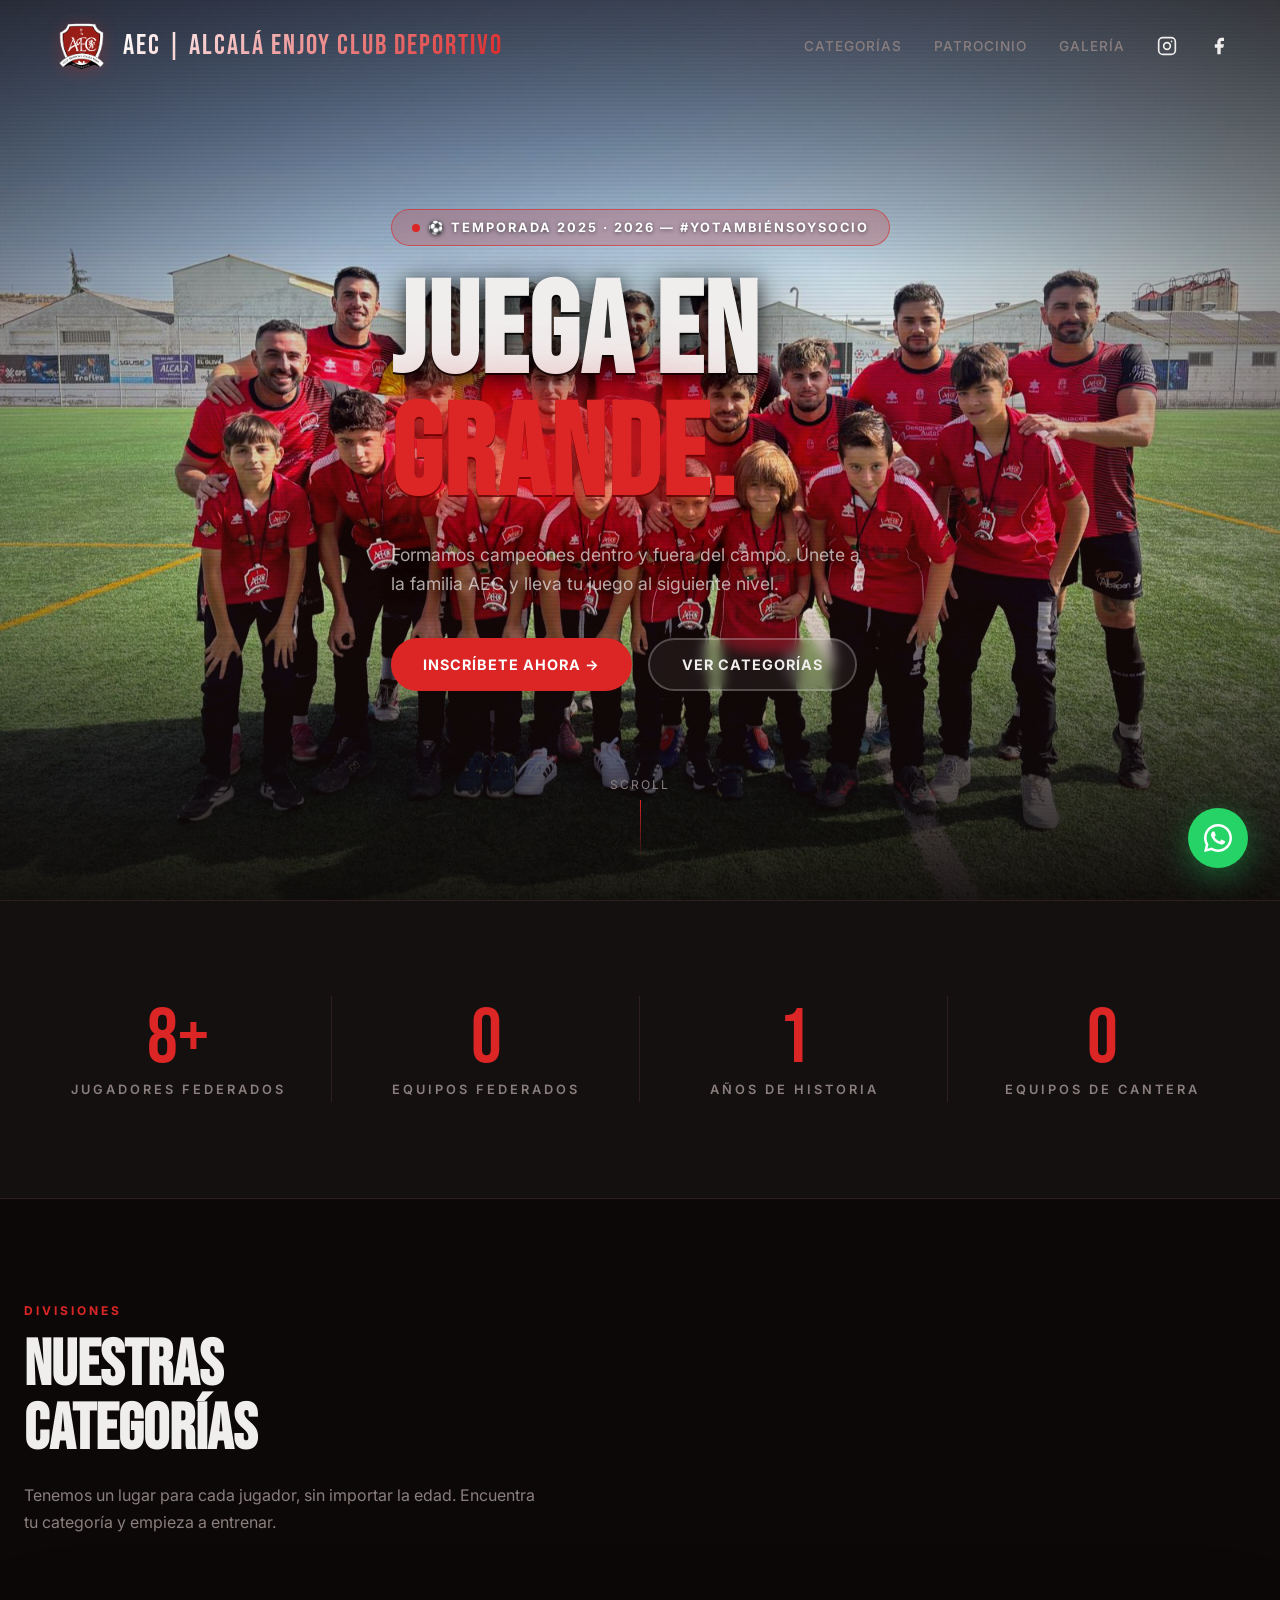
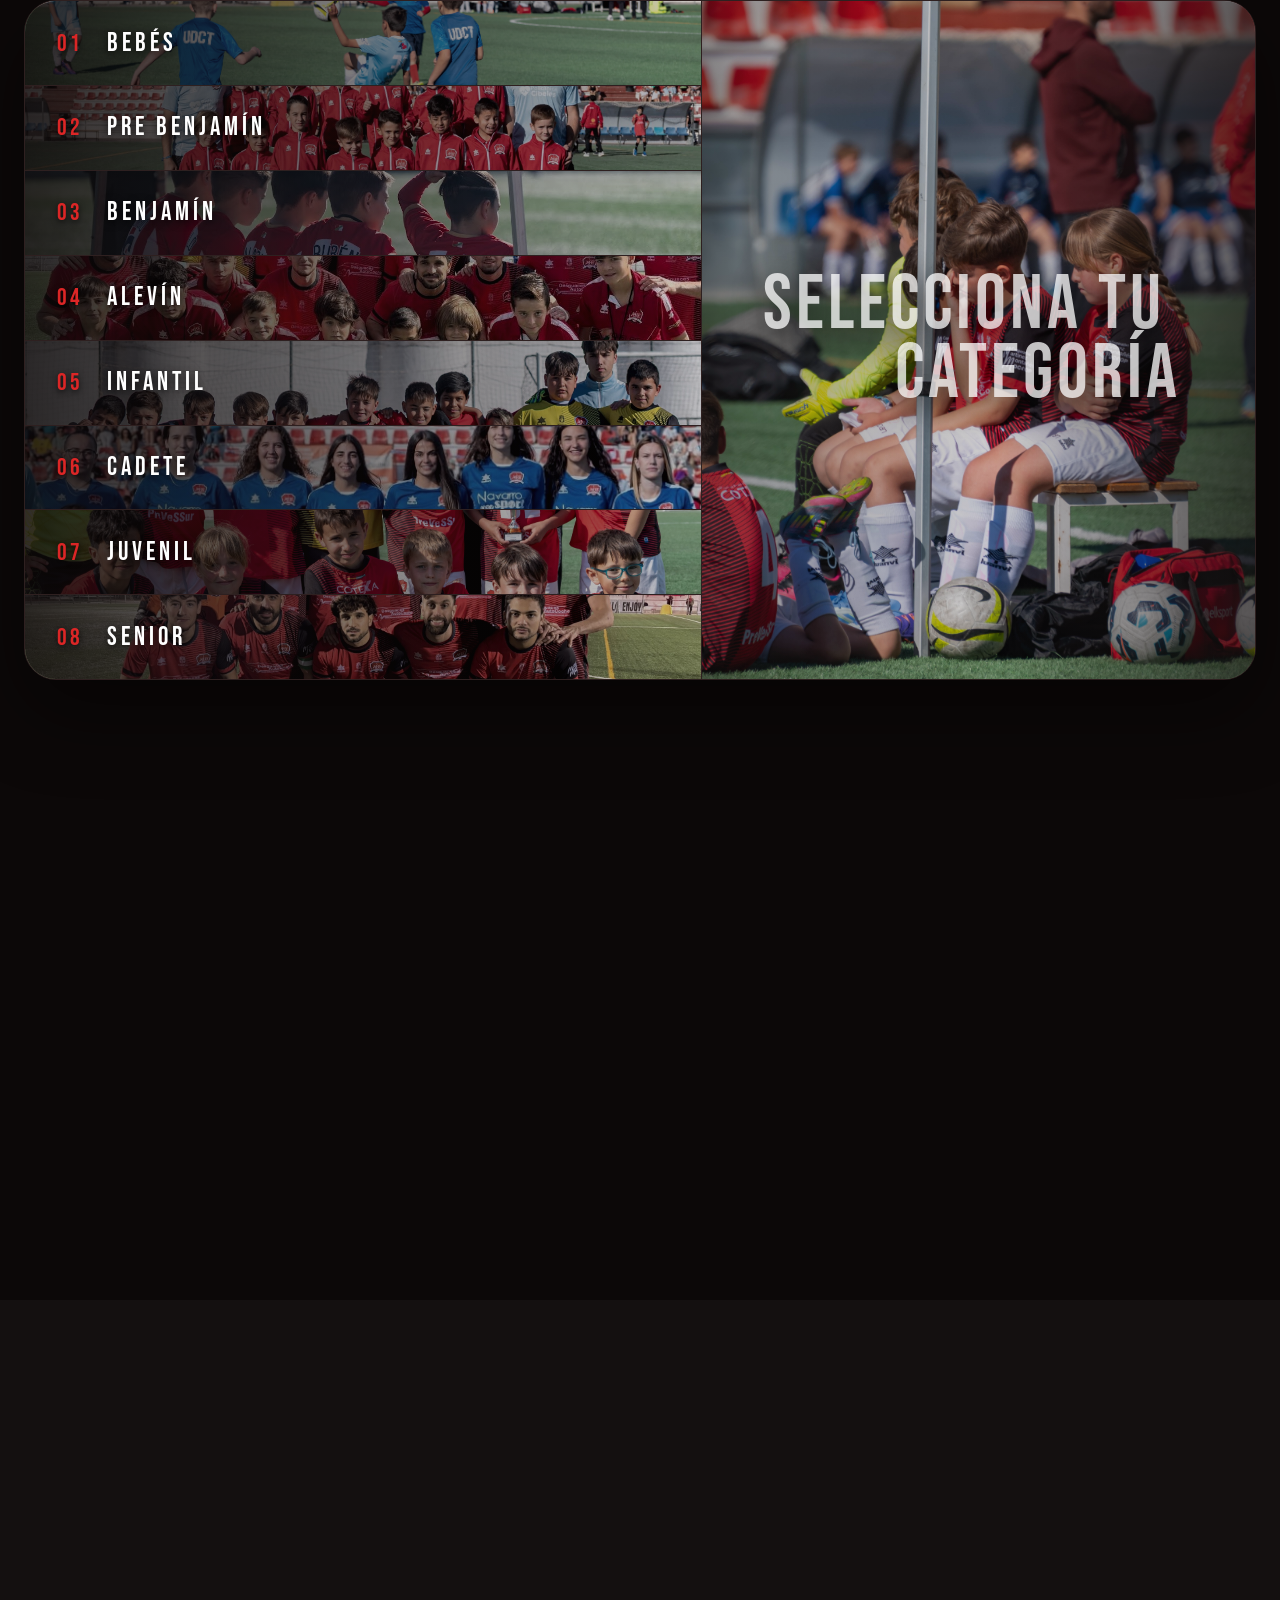
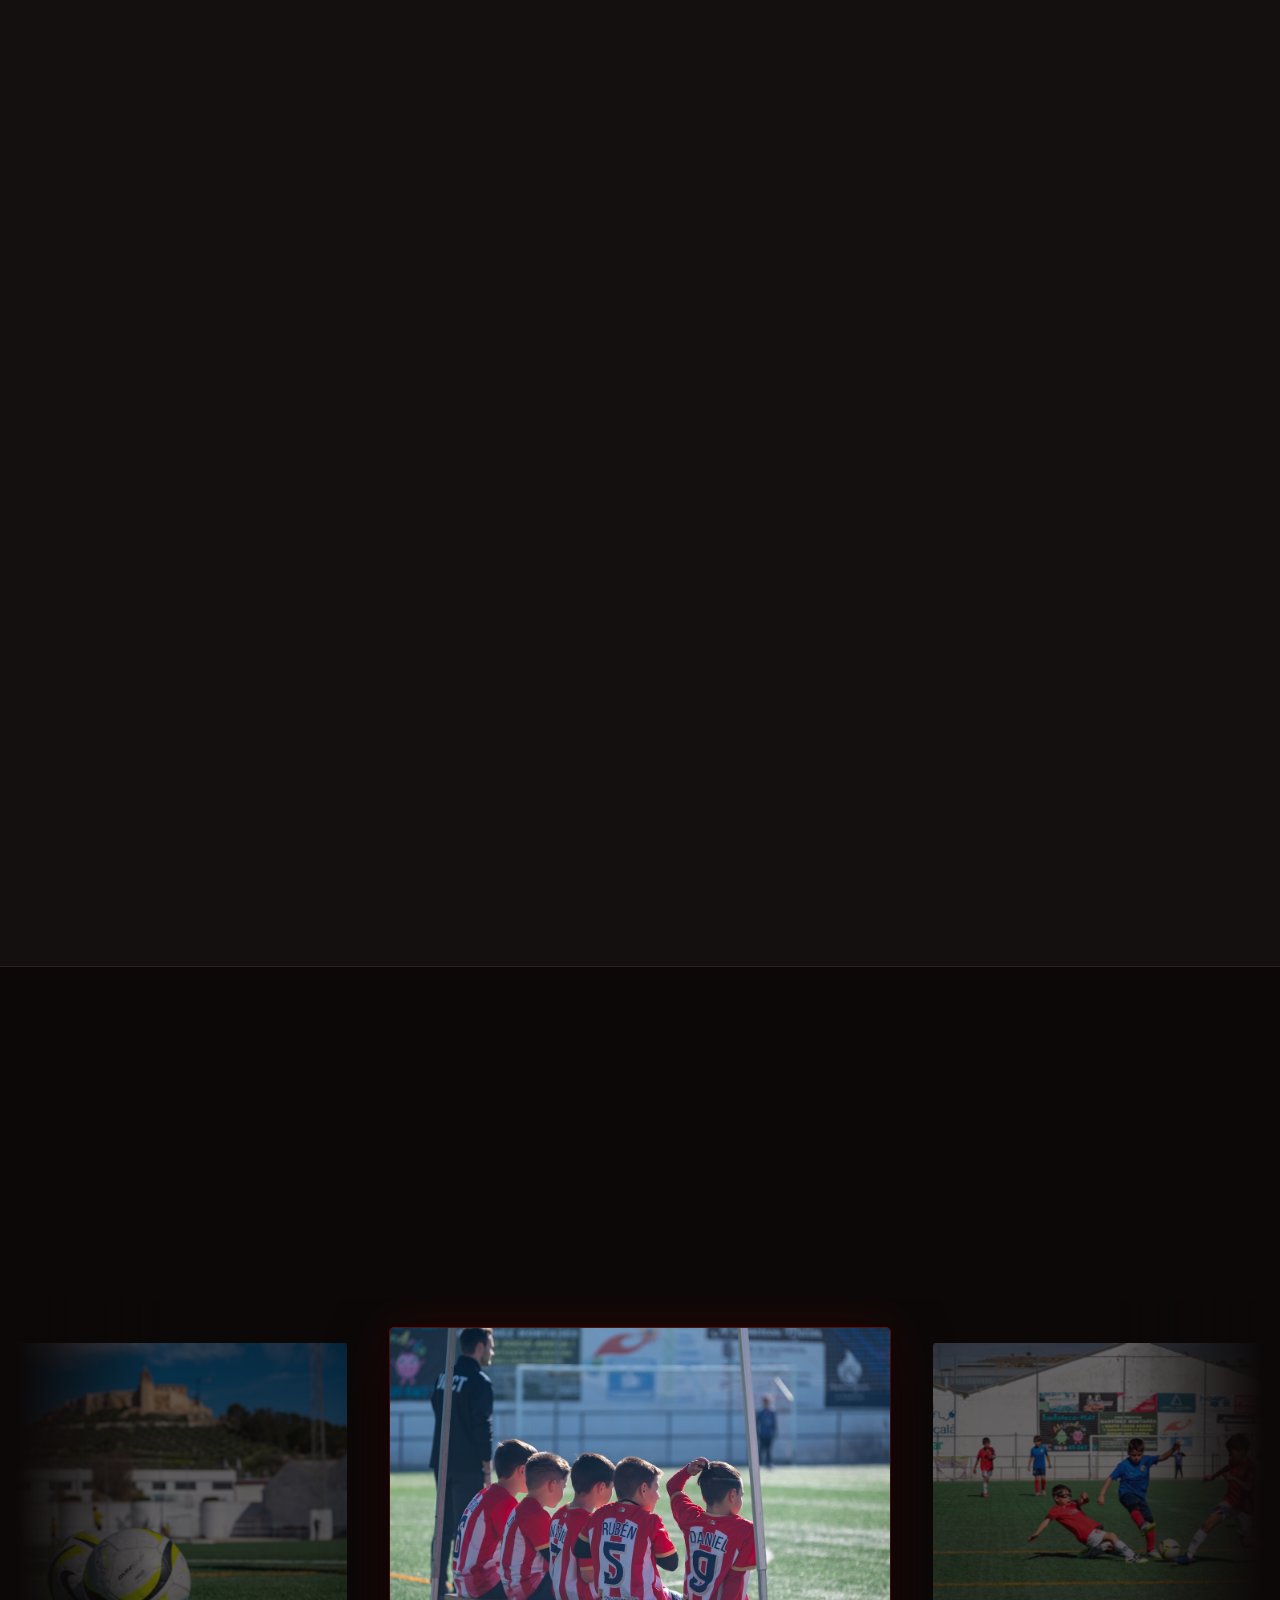
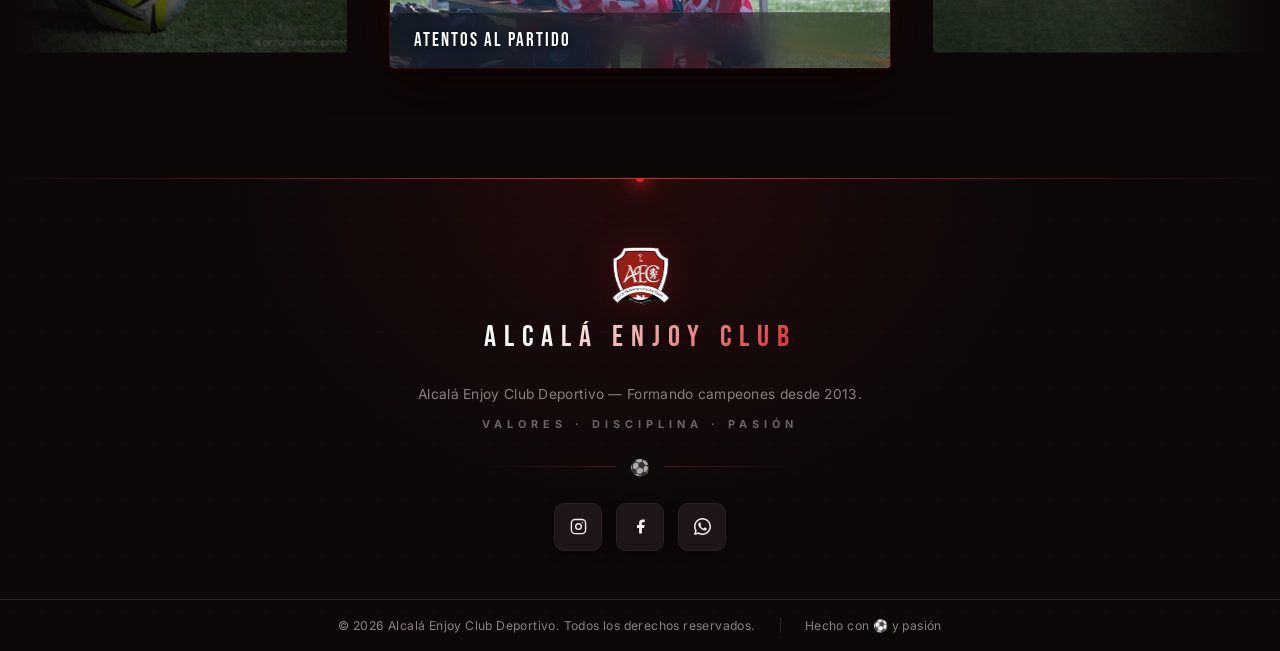
<file: index.html>
<!DOCTYPE html>
<html lang="es">

<head>
  <meta charset="UTF-8" />
  <meta name="viewport" content="width=device-width,initial-scale=1" />
  <title>AEC | Alcalá Enjoy Club Deportivo - Sitio Oficial</title>
  <meta name="description"
    content="Sitio oficial de Alcalá Enjoy Club Deportivo (AEC). Inscripciones, categorías, plantel y galería multimedia. #YoTambiénSoySocio" />
  <link rel="icon" type="image/png" href="/assets/logo.png?v=3" />
  <link rel="stylesheet" href="https://cdn.jsdelivr.net/npm/swiper@11/swiper-bundle.min.css" />
  <link rel="stylesheet" href="styles.css" />
  <link rel="stylesheet" href="galeria.css" />
  <link rel="preconnect" href="https://fonts.googleapis.com" />
</head>

<body>

  <!-- HEADER -->
  <header id="site-header">
    <div class="header-inner">
      <a href="#" class="logo">
        <img src="assets/logo.png?v=3" alt="AEC Escudo" class="logo-img" />
        <h1 class="logo-text">
          <span class="logo-short">AEC</span><span class="logo-long"> | Alcalá Enjoy Club Deportivo</span>
        </h1>
      </a>
      <nav class="desktop">
        <a href="#categories">Categorías</a>

        <a href="#pricing">Patrocinio</a>
        <a href="#gallery">Galería</a>

        <a href="https://www.instagram.com/cdalcalaenjoyautocoche?igsh=cjY1NmN0ZHd2cjRi" target="_blank" class="nav-ig"
          aria-label="Instagram">
          <svg width="20" height="20" viewBox="0 0 24 24" fill="none" stroke="currentColor" stroke-width="2">
            <rect x="2" y="2" width="20" height="20" rx="5" />
            <circle cx="12" cy="12" r="4" />
            <circle cx="17.5" cy="6.5" r="1" fill="currentColor" stroke="none" />
          </svg>
        </a>
        <a href="https://www.facebook.com/share/18jVhCxvnm/?mibextid=wwXIfr" target="_blank" class="nav-fb"
          aria-label="Facebook">
          <svg width="20" height="20" viewBox="0 0 24 24" fill="currentColor">
            <path d="M18 2h-3a5 5 0 0 0-5 5v3H7v4h3v8h4v-8h3l1-4h-4V7a1 1 0 0 1 1-1h3z"></path>
          </svg>
        </a>
      </nav>
      <button class="hamburger" id="hamburger" aria-label="Menú">
        <span></span><span></span><span></span>
      </button>
    </div>
    <div class="mobile-nav" id="mobile-nav">
      <a href="#categories">Categorías</a>

      <a href="#pricing">Patrocinio</a>
      <a href="#gallery">Galería</a>

      <a href="https://www.instagram.com/cdalcalaenjoyautocoche?igsh=cjY1NmN0ZHd2cjRi" target="_blank">Instagram</a>
      <a href="https://www.facebook.com/share/18jVhCxvnm/?mibextid=wwXIfr" target="_blank">Facebook</a>
    </div>
  </header>

  <!-- HERO -->
  <section id="hero">
    <!-- Slideshow de imágenes con crossfade -->
    <div class="hero-slideshow">
      <img src="assets/hero_equipo_real.jpg.jpeg" alt="Equipo AEC en cancha" class="hero-slide slide-1" />
      <img src="assets/hero_2.jpg.jpeg" alt="Equipo AEC en acción" class="hero-slide slide-2" />
      <img src="assets/hero_3.jpg.jpg" alt="AEC Jugando" class="hero-slide slide-3" />
      <img src="assets/hero_4.jpg.jpg" alt="AEC Equipo y Entrenadores" class="hero-slide slide-4" />
    </div>
    <div class="hero-overlay"></div>
    <div class="hero-content">
      <div class="hero-badge">⚽ Temporada 2025 · 2026 — #YoTambiénSoySocio</div>
      <h1 class="hero-title">JUEGA EN<br><span>GRANDE.</span></h1>
      <p class="hero-sub">Formamos campeones dentro y fuera del campo. Únete a la familia AEC y lleva tu juego al
        siguiente nivel.</p>
      <div class="hero-actions">
        <a href="https://wa.me/+34602210050" class="btn btn-primary">Inscríbete Ahora →</a>
        <a href="#categories" class="btn btn-outline">Ver Categorías</a>
      </div>
    </div>
    <div class="hero-scroll"><span>SCROLL</span>
      <div class="scroll-line"></div>
    </div>
  </section>

  <!-- STATS -->
  <section id="stats">
    <div class="container">
      <div class="stats-grid">
        <div class="stat-item reveal">
          <span class="stat-number" data-target="200" data-suffix="+">0</span>
          <span class="stat-label">Jugadores Federados</span>
        </div>
        <div class="stat-item reveal">
          <span class="stat-number" data-target="12" data-suffix="">0</span>
          <span class="stat-label">Equipos Federados</span>
        </div>
        <div class="stat-item reveal">
          <span class="stat-number" data-target="13" data-suffix="">0</span>
          <span class="stat-label">Años de Historia</span>
        </div>
        <div class="stat-item reveal">
          <span class="stat-number" data-target="10" data-suffix="">0</span>
          <span class="stat-label">Equipos de Cantera</span>
        </div>
      </div>
    </div>
  </section>

  <!-- CATEGORIES -->
  <section id="categories">
    <div class="container">
      <div class="reveal">
        <span class="section-tag">Divisiones</span>
        <h2 class="section-title">NUESTRAS<br>CATEGORÍAS</h2>
        <p class="section-sub">Tenemos un lugar para cada jugador, sin importar la edad. Encuentra tu categoría y
          empieza a entrenar.</p>
      </div>
      <div class="cat-accordion reveal">
        <!-- Bebés -->
        <div class="ca-panel" data-index="01">
          <div class="ca-bg"><img src="assets/_DSC0984.jpg" loading="lazy" alt="Bebés"></div>
          <div class="ca-collapsed">
            <span class="ca-num">01</span>
            <span class="ca-vtitle">BEBÉS</span>
          </div>
          <div class="ca-expanded">
            <div class="ca-exp-top">
              <span class="ca-exp-num">01</span>
            </div>
            <h3 class="ca-exp-title">BEBÉS</h3>
            <div class="ca-age-bar">
              <span class="ca-age-label">3 – 4 años</span>
              <div class="ca-bar-track">
                <div class="ca-bar-fill" style="width:7%"></div>
              </div>
            </div>
            <p class="ca-desc">Estimulación temprana a través del juego. Actividades motrices y diversión en un entorno
              seguro y afectivo.</p>
            <div class="ca-tag-row">
              <span class="ca-tag">Estimulación</span>
              <span class="ca-tag">Lúdico</span>
            </div>
          </div>
        </div>
        <!-- Pre Benjamín -->
        <div class="ca-panel" data-index="02">
          <div class="ca-bg"><img src="assets/pequeñines.jpg" loading="lazy" alt="Pre Benjamín"></div>
          <div class="ca-collapsed">
            <span class="ca-num">02</span>
            <span class="ca-vtitle">PRE BENJAMÍN</span>
          </div>
          <div class="ca-expanded">
            <div class="ca-exp-top">
              <span class="ca-exp-num">02</span>
            </div>
            <h3 class="ca-exp-title">PRE BENJAMÍN</h3>
            <div class="ca-age-bar">
              <span class="ca-age-label">5 – 7 años</span>
              <div class="ca-bar-track">
                <div class="ca-bar-fill" style="width:14%"></div>
              </div>
            </div>
            <p class="ca-desc">Primeros pasos en el fútbol. Jugamos, aprendemos y nos divertimos juntos en un ambiente
              100% formativo.</p>
            <div class="ca-tag-row">
              <span class="ca-tag">Formativo</span>
              <span class="ca-tag">Mixto</span>
            </div>
          </div>
        </div>
        <!-- Benjamín -->
        <div class="ca-panel" data-index="03">
          <div class="ca-bg"><img src="assets/_DSC1016.jpg" loading="lazy" alt="Benjamín"></div>
          <div class="ca-collapsed">
            <span class="ca-num">03</span>
            <span class="ca-vtitle">BENJAMÍN</span>
          </div>
          <div class="ca-expanded">
            <div class="ca-exp-top">
              <span class="ca-exp-num">03</span>
            </div>
            <h3 class="ca-exp-title">BENJAMÍN</h3>
            <div class="ca-age-bar">
              <span class="ca-age-label">8 – 9 años</span>
              <div class="ca-bar-track">
                <div class="ca-bar-fill" style="width:20%"></div>
              </div>
            </div>
            <p class="ca-desc">Desarrollamos fundamentos técnicos y trabajo en equipo en una etapa clave del crecimiento
              futbolístico.</p>
            <div class="ca-tag-row">
              <span class="ca-tag">Técnica</span>
              <span class="ca-tag">Equipo</span>
            </div>
          </div>
        </div>
        <!-- Alevín -->
        <div class="ca-panel" data-index="04">
          <div class="ca-bg"><img src="assets/alevin.jpg" loading="lazy" alt="Alevín"></div>
          <div class="ca-collapsed">
            <span class="ca-num">04</span>
            <span class="ca-vtitle">ALEVÍN</span>
          </div>
          <div class="ca-expanded">
            <div class="ca-exp-top">
              <span class="ca-exp-num">04</span>
            </div>
            <h3 class="ca-exp-title">ALEVÍN</h3>
            <div class="ca-age-bar">
              <span class="ca-age-label">10 – 11 años</span>
              <div class="ca-bar-track">
                <div class="ca-bar-fill" style="width:42%"></div>
              </div>
            </div>
            <p class="ca-desc">Iniciación táctica y consolidación técnica. Competición local y torneos regionales con
              enfoque educativo.</p>
            <div class="ca-tag-row">
              <span class="ca-tag">Táctica</span>
              <span class="ca-tag">Regional</span>
            </div>
          </div>
        </div>
        <!-- Infantil -->
        <div class="ca-panel" data-index="05">
          <div class="ca-bg"><img src="assets/_DSC10055_1.jpg" loading="lazy" alt="Infantil"></div>
          <div class="ca-collapsed">
            <span class="ca-num">05</span>
            <span class="ca-vtitle">INFANTIL</span>
          </div>
          <div class="ca-expanded">
            <div class="ca-exp-top">
              <span class="ca-exp-num">05</span>
            </div>
            <h3 class="ca-exp-title">INFANTIL</h3>
            <div class="ca-age-bar">
              <span class="ca-age-label">12 – 13 años</span>
              <div class="ca-bar-track">
                <div class="ca-bar-fill" style="width:56%"></div>
              </div>
            </div>
            <p class="ca-desc">Etapa de consolidación. Mayor exigencia táctica, preparación física y participación en
              ligas oficiales.</p>
            <div class="ca-tag-row">
              <span class="ca-tag">Competición</span>
              <span class="ca-tag">Liga Oficial</span>
            </div>
          </div>
        </div>
        <!-- Cadete -->
        <div class="ca-panel" data-index="06">
          <div class="ca-bg"><img src="assets/blue_categories.jpg" loading="lazy" alt="Cadete"></div>
          <div class="ca-collapsed">
            <span class="ca-num">06</span>
            <span class="ca-vtitle">CADETE</span>
          </div>
          <div class="ca-expanded">
            <div class="ca-exp-top">
              <span class="ca-exp-num">06</span>
            </div>
            <h3 class="ca-exp-title">CADETE</h3>
            <div class="ca-age-bar">
              <span class="ca-age-label">14 – 15 años</span>
              <div class="ca-bar-track">
                <div class="ca-bar-fill" style="width:70%"></div>
              </div>
            </div>
            <p class="ca-desc">Alta competición y formación integral. Preparación física especializada y análisis de
              rendimiento individual.</p>
            <div class="ca-tag-row">
              <span class="ca-tag">Alta Comp.</span>
              <span class="ca-tag">Rendimiento</span>
            </div>
          </div>
        </div>
        <!-- Juvenil -->
        <div class="ca-panel" data-index="07">
          <div class="ca-bg"><img src="assets/_DSC1432.jpg" loading="lazy" alt="Juvenil"></div>
          <div class="ca-collapsed">
            <span class="ca-num">07</span>
            <span class="ca-vtitle">JUVENIL</span>
          </div>
          <div class="ca-expanded">
            <div class="ca-exp-top">
              <span class="ca-exp-num">07</span>
            </div>
            <h3 class="ca-exp-title">JUVENIL</h3>
            <div class="ca-age-bar">
              <span class="ca-age-label">16 – 18 años</span>
              <div class="ca-bar-track">
                <div class="ca-bar-fill" style="width:82%"></div>
              </div>
            </div>
            <p class="ca-desc">El paso hacia el fútbol adulto. Máxima exigencia, torneos departamentales y preparación
              para semiprofesional.</p>
            <div class="ca-tag-row">
              <span class="ca-tag">Semipro</span>
              <span class="ca-tag">Departamental</span>
            </div>
          </div>
        </div>
        <!-- Senior -->
        <div class="ca-panel" data-index="08">
          <div class="ca-bg"><img src="assets/hero_2_categories.jpg" loading="lazy" alt="Senior"></div>
          <div class="ca-collapsed">
            <span class="ca-num">08</span>
            <span class="ca-vtitle">SENIOR</span>
          </div>
          <div class="ca-expanded">
            <div class="ca-exp-top">
              <span class="ca-exp-num">08</span>
            </div>
            <h3 class="ca-exp-title">SENIOR</h3>
            <div class="ca-age-bar">
              <span class="ca-age-label">18+ años</span>
              <div class="ca-bar-track">
                <div class="ca-bar-fill" style="width:100%"></div>
              </div>
            </div>
            <p class="ca-desc">Fútbol de adultos con toda la estructura del club. Ligas locales, regionales y torneos
              nacionales.</p>
            <div class="ca-tag-row">
              <span class="ca-tag">Liga Nacional</span>
              <span class="ca-tag">Élite</span>
            </div>
          </div>
        </div>
      </div>
    </div>
  </section>


  <!-- PATROCINIO -->
  <section id="pricing" class="patrocinio-section">
    <div class="patrocinio-split">

      <!-- LEFT: Red + photo panel -->
      <div class="patrocinio-left reveal">
        <div class="patrocinio-photo-bg"></div>
        <div class="patrocinio-red-overlay"></div>
        <div class="patrocinio-left-content">
          <p class="patrocinio-dossier">D O S S I E R</p>
          <h2 class="patrocinio-title">PATROCINIO</h2>
          <p class="patrocinio-temporada">Temporada 2025-2026</p>
          <a href="patrocinio.html" class="btn-patrocinio" id="btn-ver-dossier">
            Ver Dossier Completo →
          </a>
        </div>
      </div>

      <!-- RIGHT: Clean white panel with logo -->
      <div class="patrocinio-right reveal">
        <div class="patrocinio-diagonal-bg"></div>
        <div class="patrocinio-right-content">
          <img src="assets/logo.png?v=3" alt="AEC Escudo Completo" class="patrocinio-logo" />
          <p class="patrocinio-slogan">TÚ FORMAS PARTE DE<br><strong>NUESTRA HISTORIA</strong></p>
        </div>
      </div>

    </div>
  </section>

  <!-- GALLERY PREVIEW -->
  <section id="gallery">
    <div class="container">
      <div class="gallery-header reveal">
        <div>
          <span class="section-tag">Multimedia</span>
          <h2 class="section-title">GALERÍA DEL CLUB</h2>
          <p class="section-sub">Momentos que quedan en la historia. El campo, el equipo, la pasión.</p>
        </div>
        <a href="galeria.html" class="btn-gallery-full" id="btn-ver-galeria">
          Ver Galería Completa
          <svg width="18" height="18" viewBox="0 0 24 24" fill="none" stroke="currentColor" stroke-width="2.5"
            stroke-linecap="round" stroke-linejoin="round">
            <path d="M5 12h14M12 5l7 7-7 7" />
          </svg>
        </a>
      </div>

      <!-- Mosaic grid -->
      <div class="gallery-mosaic reveal">
        <div class="gm-item gm-a"><img src="assets/theboss.jpeg" alt="Galería AEC" loading="lazy" /></div>
        <div class="gm-item gm-b"><img src="assets/reunion.jfif" alt="Galería AEC" loading="lazy" /></div>
        <div class="gm-item gm-c"><img src="assets/GGS.jpeg" alt="Galería AEC" loading="lazy" /></div>
        <div class="gm-item gm-d"><img src="assets/pequeñines.jpg" alt="Galería AEC" loading="lazy" /></div>
        <div class="gm-item gm-e"><img src="assets/_DSC1312.jpg" alt="Galería AEC" loading="lazy" /></div>
        <div class="gm-item gm-f"><img src="assets/hero_equipo_real.jpg.jpeg" alt="Galería AEC" loading="lazy" /></div>
        <div class="gm-item gm-g"><img src="assets/blue.jpg" alt="Galería AEC" loading="lazy" /></div>
        <div class="gm-item gm-h"><img src="assets/_DSC1405.jpg" alt="Galería AEC" loading="lazy" /></div>
      </div>

      <div class="gallery-cta-mobile reveal">
        <a href="galeria.html" class="btn btn-outline" id="btn-ver-galeria-mobile">Ver Galería Completa →</a>
      </div>
    </div>
  </section>

  <!-- TEAM GALLERY — Glass Scroll -->
  <section id="team-gallery">
    <div class="container">
      <div class="galeria-info reveal">
        <span class="section-tag">28.03.2026</span>
        <h2 class="section-title galeria-titulo-torneo">1er Torneo Ciudad de<br><span>Alcalá la Real</span><small
            class="galeria-cats">(Benjamines / Alevines)</small></h2>
      </div>
    </div>

    <div class="tg-wrapper">
      <div class="swiper swiper-equipo">
        <div class="swiper-wrapper">
          <div class="swiper-slide tg-card" data-caption="Atentos al partido">
            <img src="./assets/_DSC1016.jpg" alt="Atentos al partido" loading="lazy" />
            <div class="tg-glass">
              <span class="tg-label">Atentos al partido</span>
            </div>
          </div>
          <div class="swiper-slide tg-card" data-caption="Jugada maestra">
            <img src="./assets/_DSC1285.jpg" alt="Jugada maestra" loading="lazy" />
            <div class="tg-glass">
              <span class="tg-label">Jugada maestra</span>
            </div>
          </div>
          <div class="swiper-slide tg-card" data-caption="Celebración">
            <img src="./assets/_DSC1258.jpg" alt="Celebración" loading="lazy" />
            <div class="tg-glass">
              <span class="tg-label">Celebración</span>
            </div>
          </div>
          <div class="swiper-slide tg-card" data-caption="Unión de Equipo">
            <img src="./assets/_DSC1005.jpg" alt="Unión de Equipo" loading="lazy" />
            <div class="tg-glass">
              <span class="tg-label">Unión de Equipo</span>
            </div>
          </div>
          <div class="swiper-slide tg-card" data-caption="¡A jugar!">
            <img src="./assets/_DSC1120.jpg" alt="Listos para jugar" loading="lazy" />
            <div class="tg-glass">
              <span class="tg-label">¡A jugar!</span>
            </div>
          </div>
        </div>
      </div>
    </div>
  </section>


  <!-- FOOTER -->
  <footer>
    <div class="footer-accent-line"></div>
    <div class="footer-main">
      <a href="index.html" class="footer-logo" aria-label="AEC — Alcalá Enjoy Club Deportivo">
        <img src="assets/logo.png?v=3" alt="AEC Escudo" class="logo-img" />
        <span class="logo-text">Alcalá Enjoy Club</span>
      </a>
      <div class="footer-tagline">
        <p>Alcalá Enjoy Club Deportivo — Formando campeones desde 2013.</p>
        <strong>VALORES · DISCIPLINA · PASIÓN</strong>
      </div>
      <div class="footer-divider">
        <div class="footer-divider-line"></div>
        <span class="footer-divider-icon">⚽</span>
        <div class="footer-divider-line"></div>
      </div>
      <div class="footer-social">
        <a href="https://www.instagram.com/cdalcalaenjoyautocoche?igsh=cjY1NmN0ZHd2cjRi" target="_blank"
          class="socialContainer containerOne" aria-label="Instagram">
          <svg class="socialSvg" viewBox="0 0 24 24" fill="none" stroke="currentColor" stroke-width="2">
            <rect x="2" y="2" width="20" height="20" rx="5" />
            <circle cx="12" cy="12" r="4" />
            <circle cx="17.5" cy="6.5" r="1" fill="currentColor" stroke="none" />
          </svg>
        </a>
        <a href="https://www.facebook.com/share/18jVhCxvnm/?mibextid=wwXIfr" target="_blank"
          class="socialContainer containerFb" aria-label="Facebook">
          <svg class="socialSvg" viewBox="0 0 24 24" fill="currentColor">
            <path d="M18 2h-3a5 5 0 0 0-5 5v3H7v4h3v8h4v-8h3l1-4h-4V7a1 1 0 0 1 1-1h3z"></path>
          </svg>
        </a>
        <a href="https://wa.me/+34602210050" target="_blank" class="socialContainer containerFour"
          aria-label="WhatsApp">
          <svg class="socialSvg" viewBox="0 0 24 24" fill="currentColor">
            <path
              d="M17.472 14.382c-.297-.149-1.758-.867-2.03-.967-.273-.099-.471-.148-.67.15-.197.297-.767.966-.94 1.164-.173.199-.347.223-.644.075-.297-.15-1.255-.463-2.39-1.475-.883-.788-1.48-1.761-1.653-2.059-.173-.297-.018-.458.13-.606.134-.133.298-.347.446-.52.149-.174.198-.298.298-.497.099-.198.05-.371-.025-.52-.075-.149-.669-1.612-.916-2.207-.242-.579-.487-.5-.669-.51-.173-.008-.371-.01-.57-.01-.198 0-.52.074-.792.372-.272.297-1.04 1.016-1.04 2.479 0 1.462 1.065 2.875 1.213 3.074.149.198 2.096 3.2 5.077 4.487.709.306 1.262.489 1.694.625.712.227 1.36.195 1.871.118.571-.085 1.758-.719 2.006-1.413.248-.694.248-1.289.173-1.413-.074-.124-.272-.198-.57-.347z" />
            <path
              d="M12 0C5.373 0 0 5.373 0 12c0 2.124.558 4.118 1.525 5.845L0 24l6.335-1.505A11.95 11.95 0 0012 24c6.627 0 12-5.373 12-12S18.627 0 12 0zm0 21.818a9.812 9.812 0 01-5.006-1.371l-.36-.214-3.722.884.938-3.63-.235-.373A9.79 9.79 0 012.182 12C2.182 6.57 6.57 2.182 12 2.182S21.818 6.57 21.818 12 17.43 21.818 12 21.818z" />
          </svg>
        </a>
      </div>
    </div>
    <div class="footer-bottom">
      <p>© 2026 Alcalá Enjoy Club Deportivo. Todos los derechos reservados.</p>
      <p>Hecho con ⚽ y pasión</p>
    </div>
  </footer>

  <!-- WHATSAPP FLOAT -->
  <a href="https://wa.me/+34602210050" class="wa-float" target="_blank" aria-label="Contactar por WhatsApp">
    <svg width="28" height="28" viewBox="0 0 24 24" fill="white">
      <path
        d="M17.472 14.382c-.297-.149-1.758-.867-2.03-.967-.273-.099-.471-.148-.67.15-.197.297-.767.966-.94 1.164-.173.199-.347.223-.644.075-.297-.15-1.255-.463-2.39-1.475-.883-.788-1.48-1.761-1.653-2.059-.173-.297-.018-.458.13-.606.134-.133.298-.347.446-.52.149-.174.198-.298.298-.497.099-.198.05-.371-.025-.52-.075-.149-.669-1.612-.916-2.207-.242-.579-.487-.5-.669-.51-.173-.008-.371-.01-.57-.01-.198 0-.52.074-.792.372-.272.297-1.04 1.016-1.04 2.479 0 1.462 1.065 2.875 1.213 3.074.149.198 2.096 3.2 5.077 4.487.709.306 1.262.489 1.694.625.712.227 1.36.195 1.871.118.571-.085 1.758-.719 2.006-1.413.248-.694.248-1.289.173-1.413-.074-.124-.272-.198-.57-.347z" />
      <path
        d="M12 0C5.373 0 0 5.373 0 12c0 2.124.558 4.118 1.525 5.845L0 24l6.335-1.505A11.95 11.95 0 0012 24c6.627 0 12-5.373 12-12S18.627 0 12 0zm0 21.818a9.812 9.812 0 01-5.006-1.371l-.36-.214-3.722.884.938-3.63-.235-.373A9.79 9.79 0 012.182 12C2.182 6.57 6.57 2.182 12 2.182S21.818 6.57 21.818 12 17.43 21.818 12 21.818z" />
    </svg>
  </a>


  <script src="https://cdn.jsdelivr.net/npm/swiper@11/swiper-bundle.min.js"></script>
  <script src="main.js"></script>
</body>

</html>
</file>
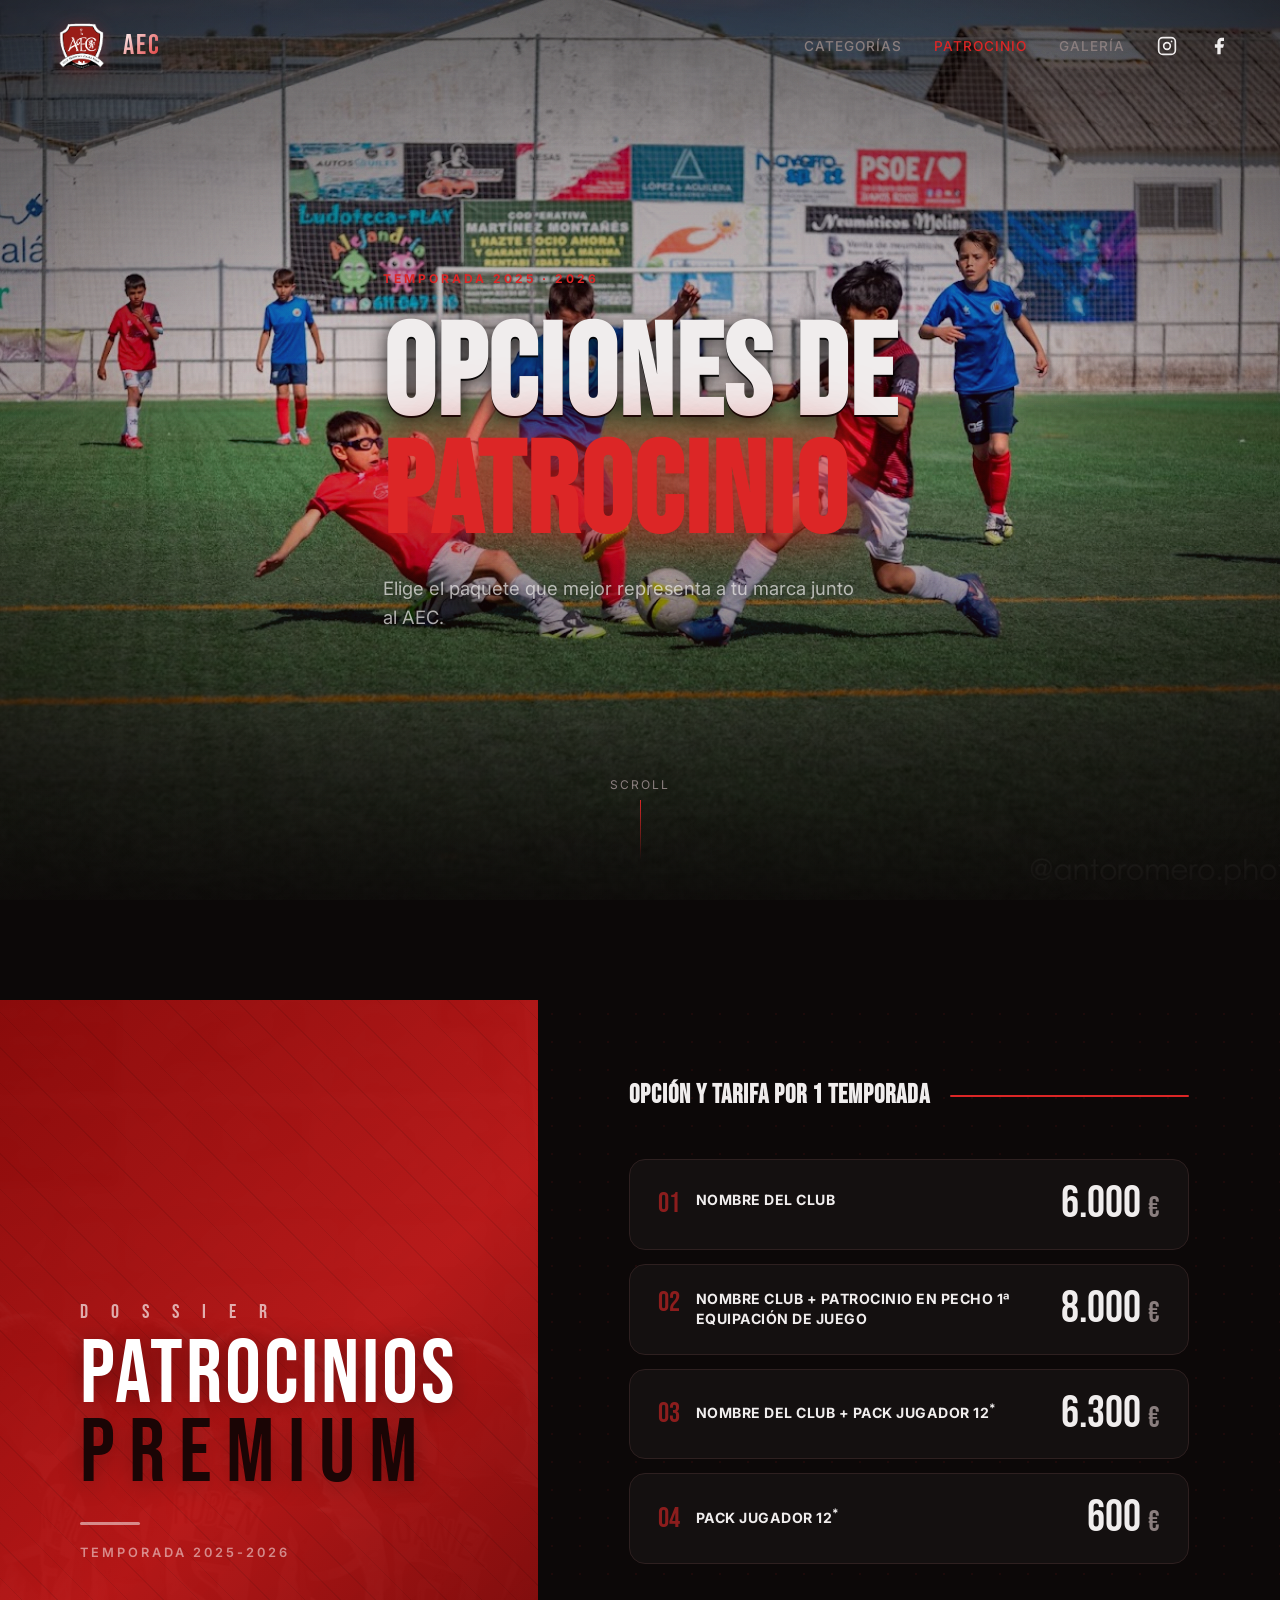
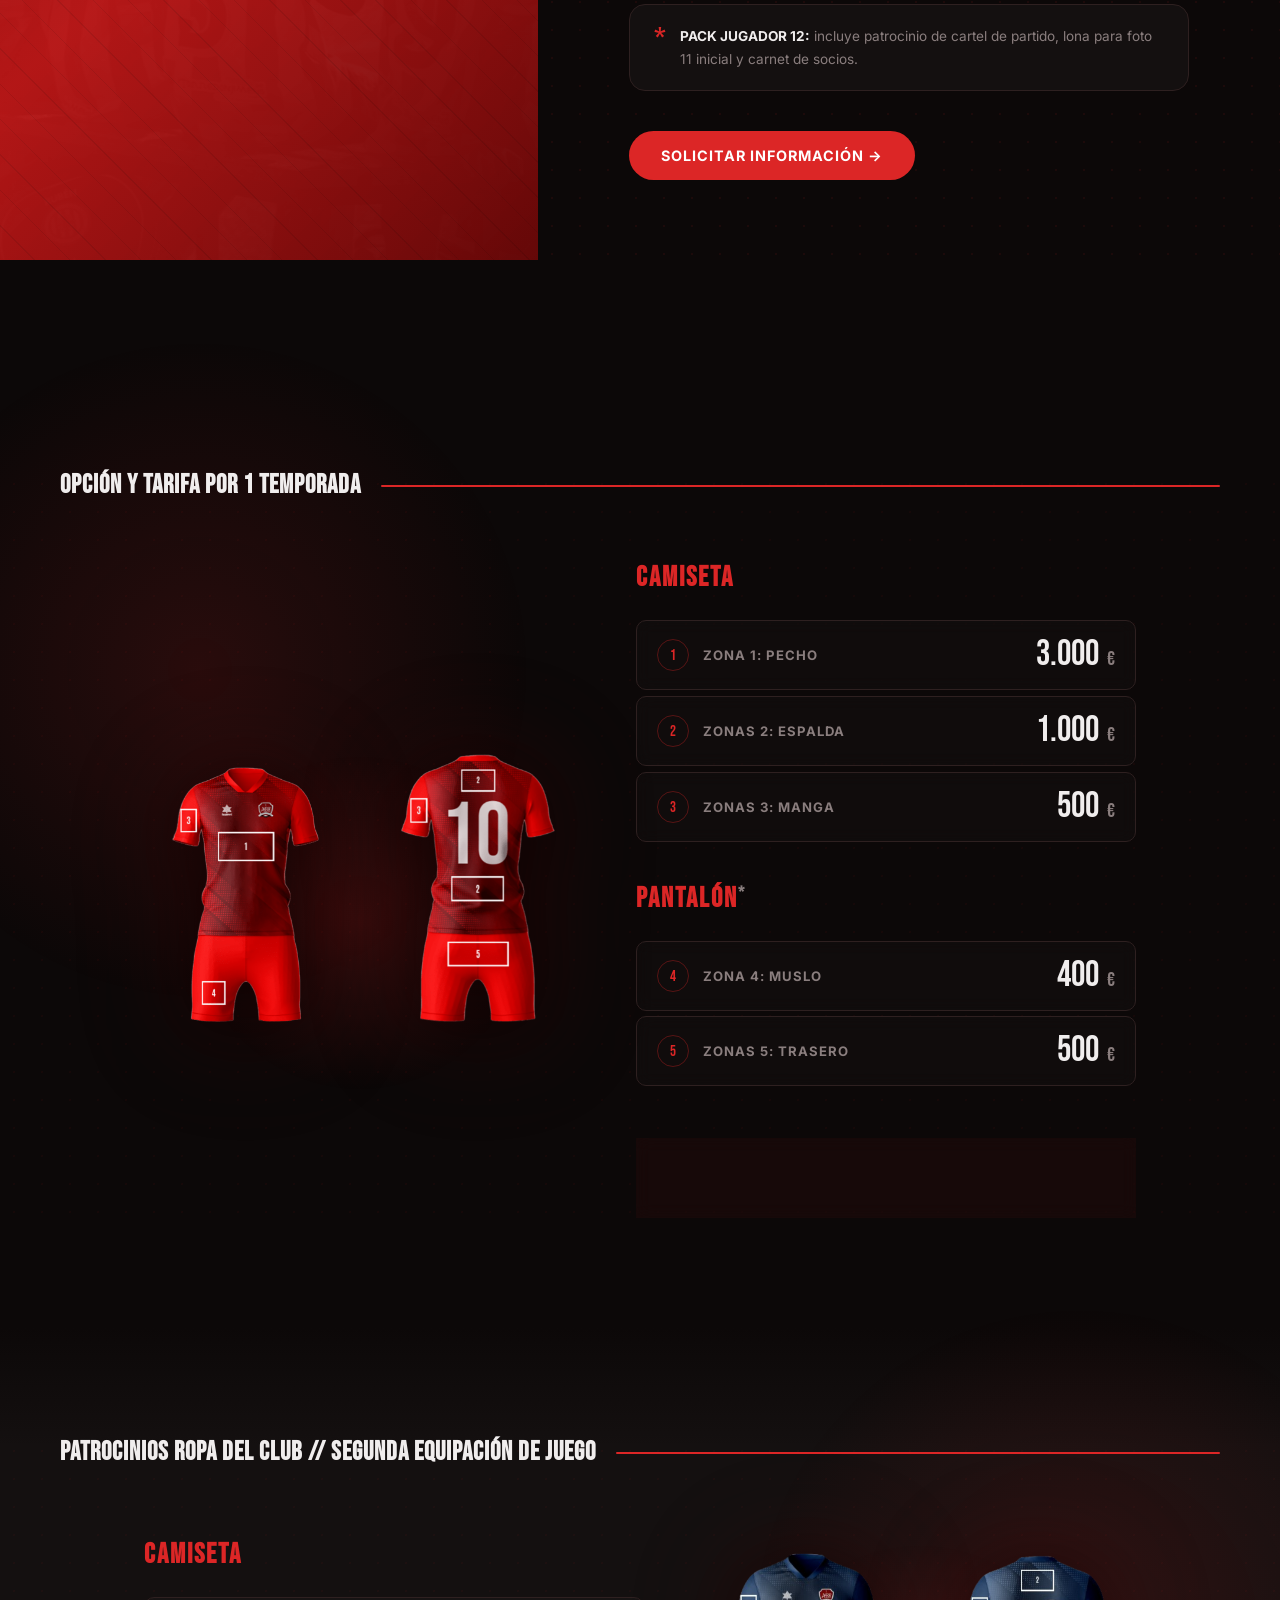
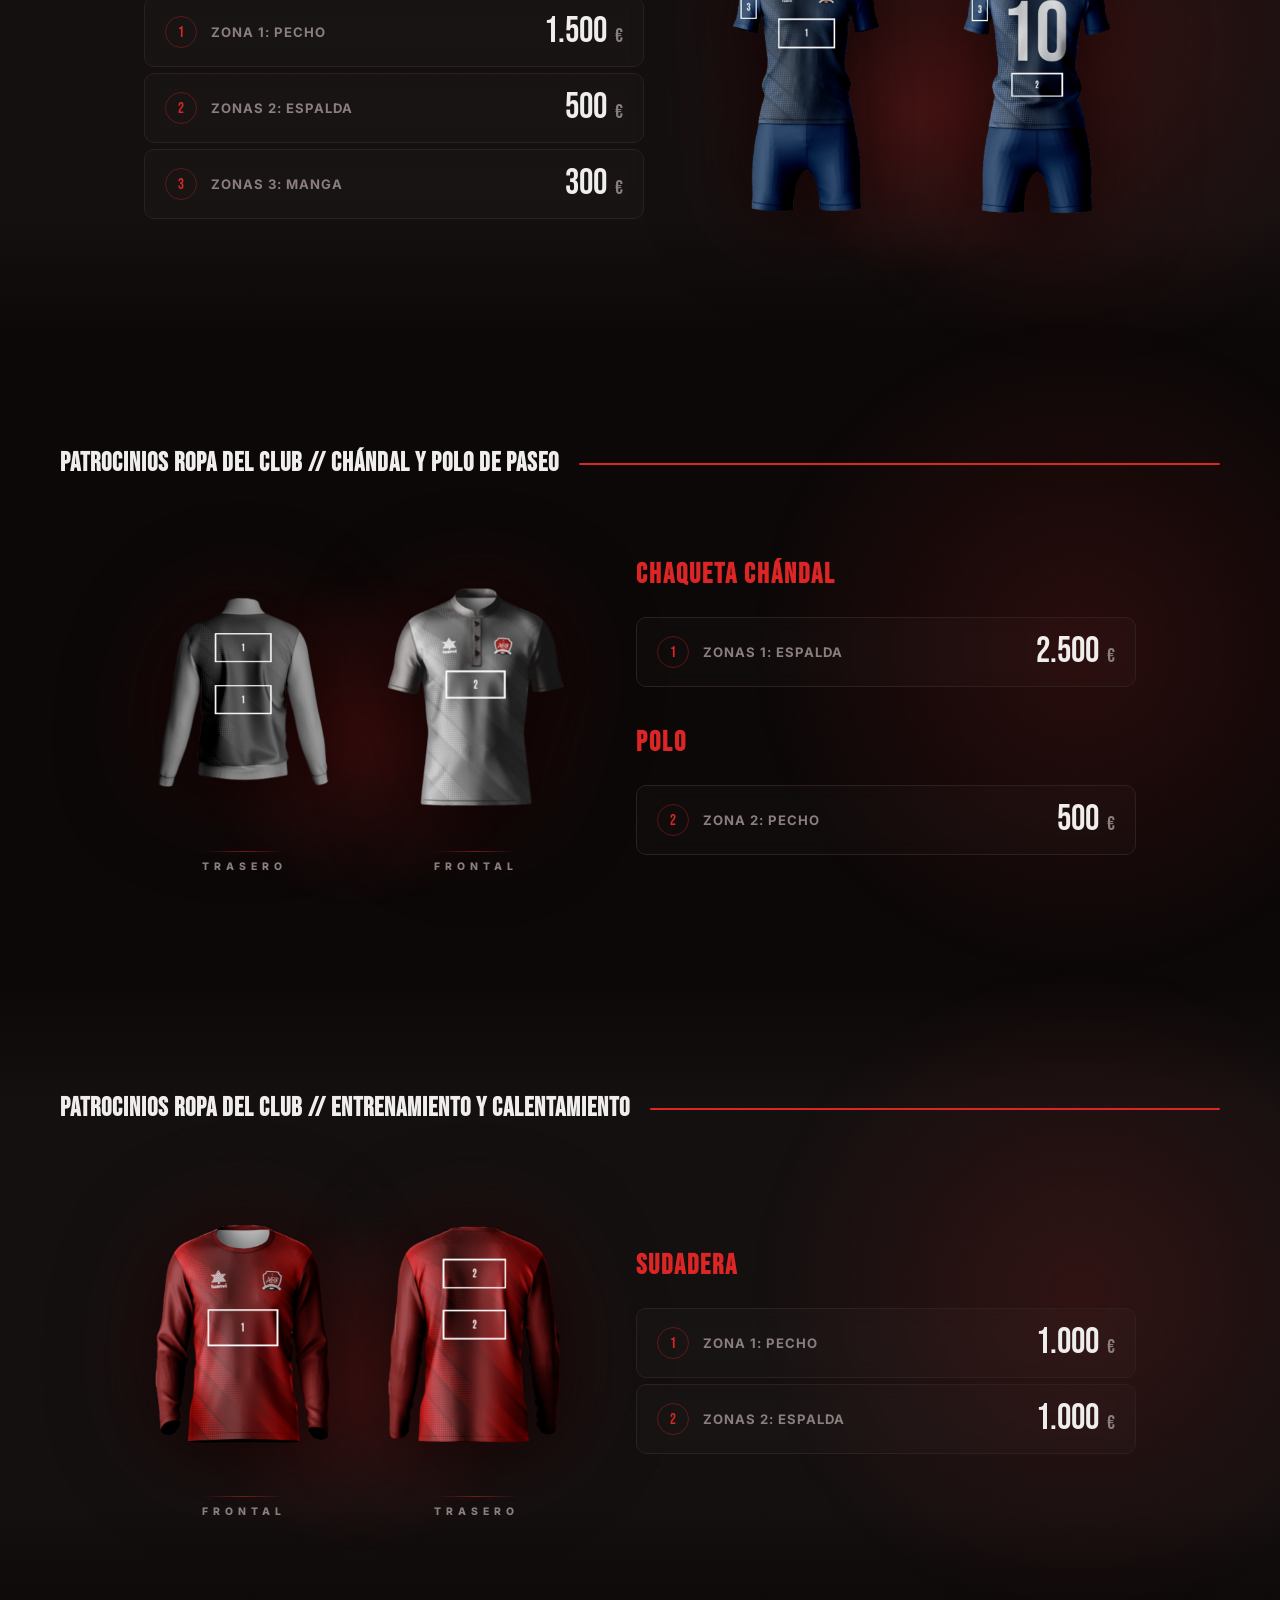
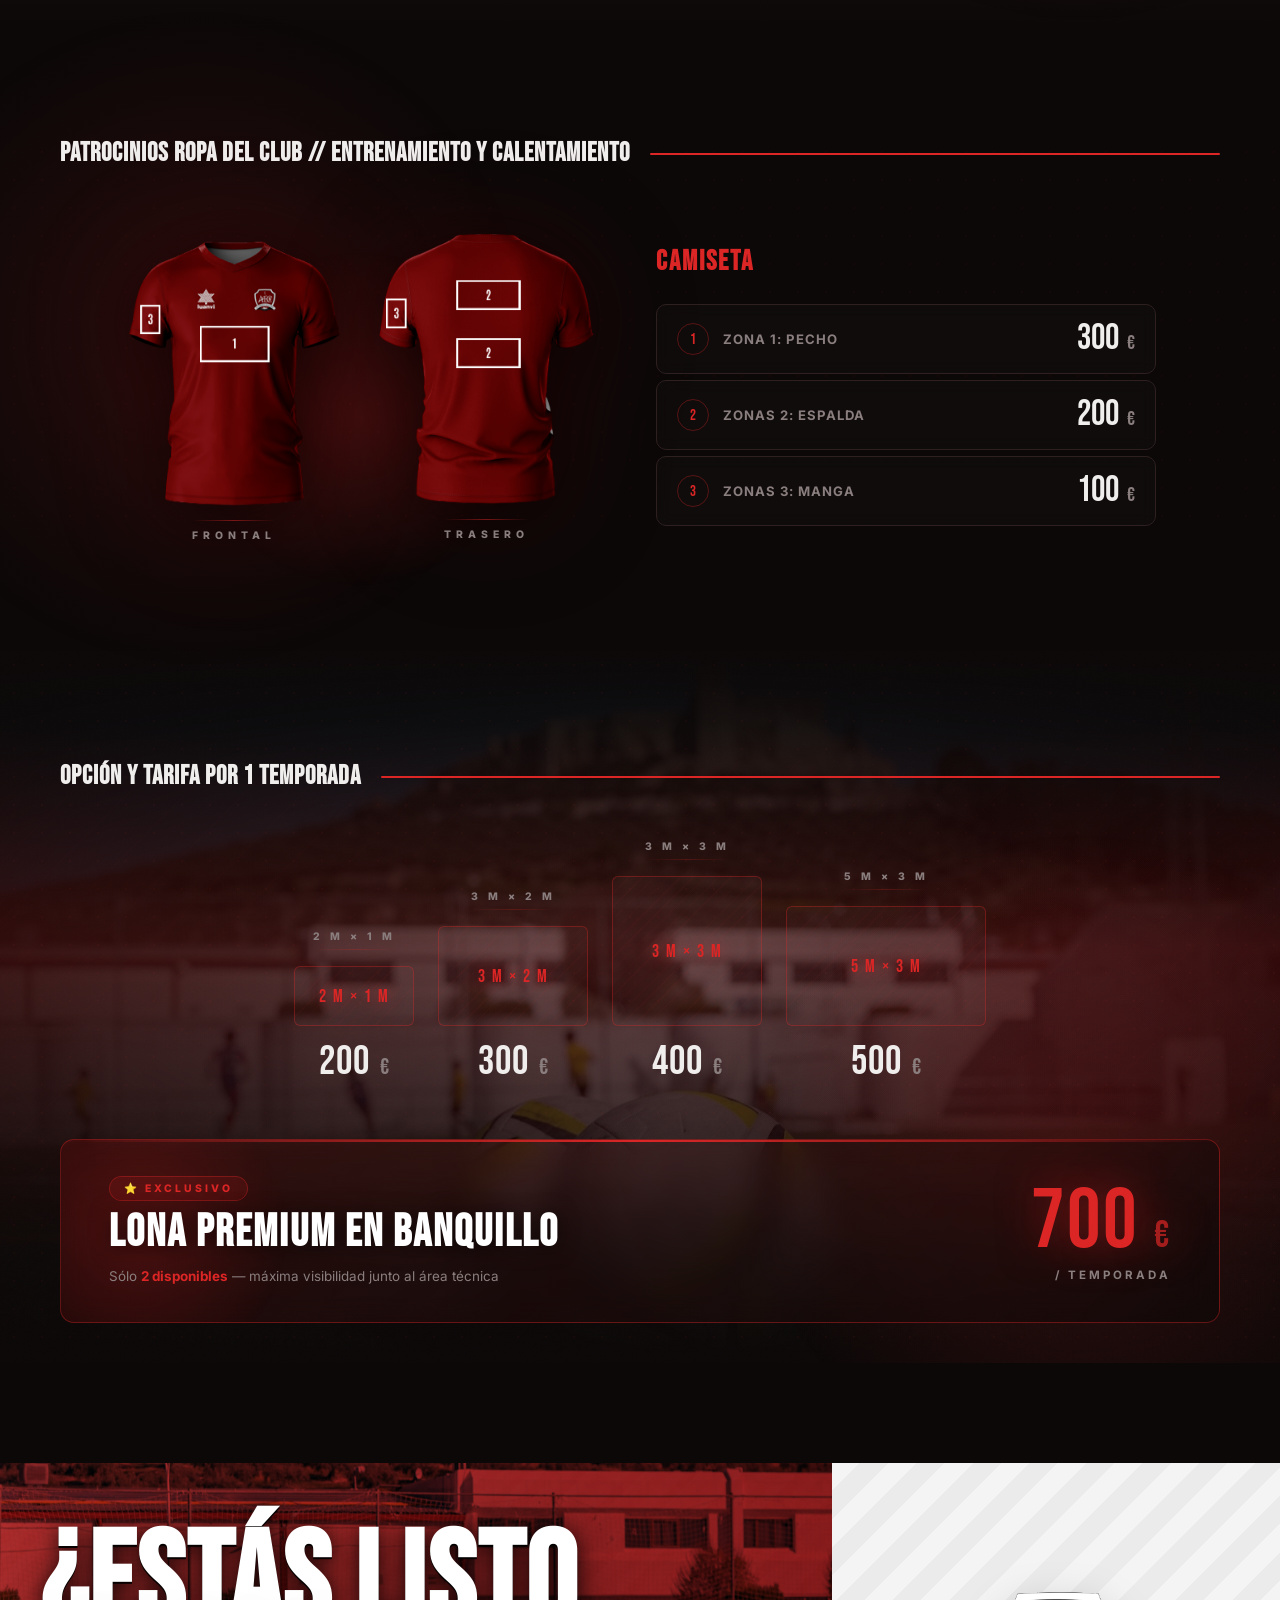
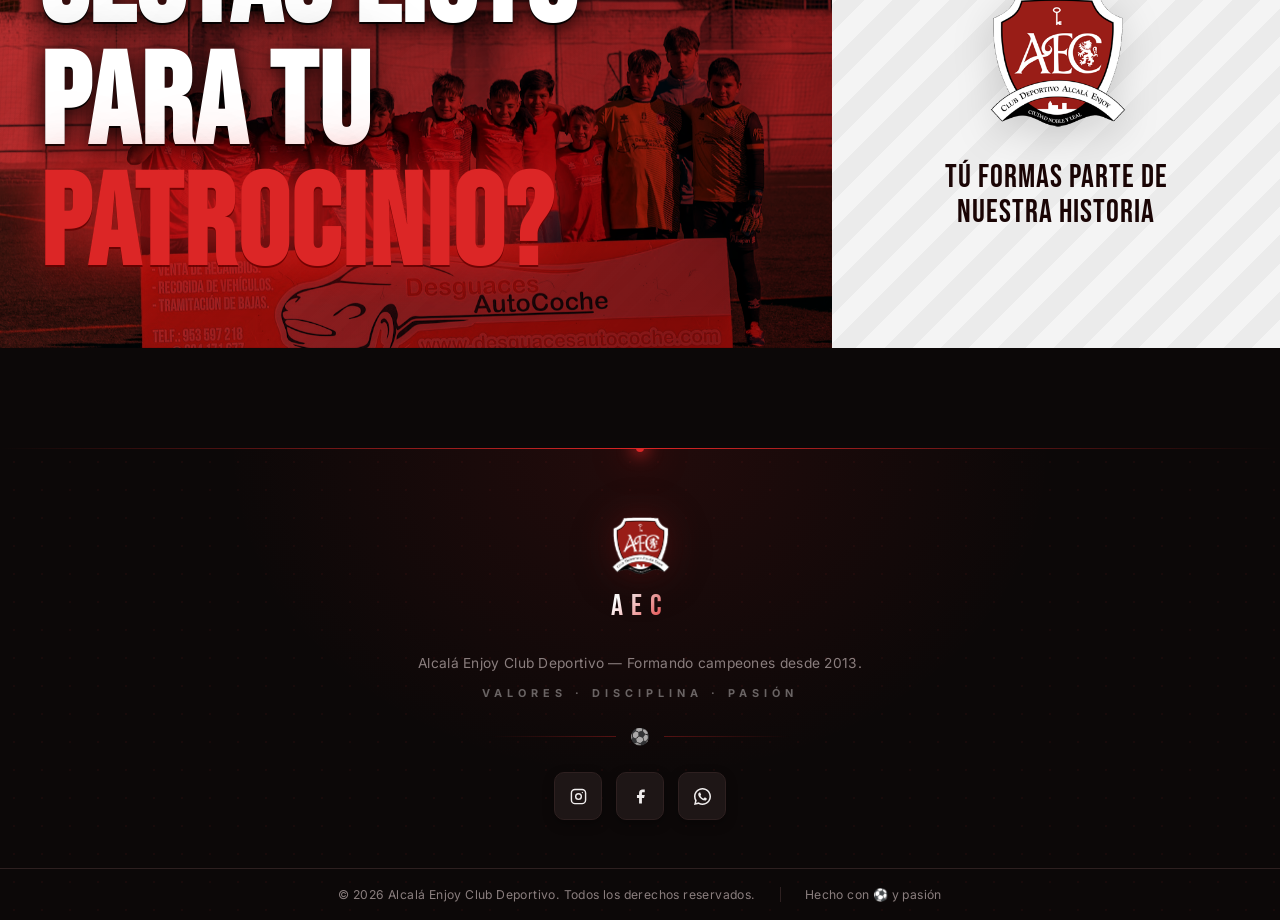
<file: opciones-patrocinio.html>
<!DOCTYPE html>
<html lang="es">

<head>
  <meta charset="UTF-8" />
  <meta name="viewport" content="width=device-width,initial-scale=1" />
  <title>Opciones de Patrocinio | AEC — Alcalá Enjoy Club Deportivo</title>
  <meta name="description"
    content="Opciones y tarifas de patrocinio premium para el Alcalá Enjoy Club Deportivo. Temporada 2025-2026." />
  <link rel="icon" type="image/png" href="assets/logo.png?v=3" />
  <link rel="stylesheet" href="styles.css" />
  <link rel="stylesheet" href="opciones-patrocinio.css" />
  <link rel="preconnect" href="https://fonts.googleapis.com" />
</head>

<body>

  <!-- HEADER -->
  <header id="site-header">
    <div class="header-inner">
      <a href="index.html" class="logo">
        <img src="assets/logo.png?v=3" alt="AEC Escudo" class="logo-img" />
        <span class="logo-text">AEC</span>
      </a>
      <nav class="desktop">
        <a href="index.html#categories">Categorías</a>

        <a href="patrocinio.html" class="nav-active">Patrocinio</a>
        <a href="index.html#gallery">Galería</a>
        <a href="https://www.instagram.com/cdalcalaenjoyautocoche?igsh=cjY1NmN0ZHd2cjRi" target="_blank" class="nav-ig" aria-label="Instagram">
          <svg width="20" height="20" viewBox="0 0 24 24" fill="none" stroke="currentColor" stroke-width="2">
            <rect x="2" y="2" width="20" height="20" rx="5" />
            <circle cx="12" cy="12" r="4" />
            <circle cx="17.5" cy="6.5" r="1" fill="currentColor" stroke="none" />
          </svg>
        </a>
        <a href="https://www.facebook.com/share/18jVhCxvnm/?mibextid=wwXIfr" target="_blank" class="nav-fb" aria-label="Facebook">
          <svg width="20" height="20" viewBox="0 0 24 24" fill="currentColor">
            <path d="M18 2h-3a5 5 0 0 0-5 5v3H7v4h3v8h4v-8h3l1-4h-4V7a1 1 0 0 1 1-1h3z"></path>
          </svg>
        </a>
      </nav>
      <button class="hamburger" id="hamburger" aria-label="Menú">
        <span></span><span></span><span></span>
      </button>
    </div>
    <div class="mobile-nav" id="mobile-nav">
      <a href="index.html#categories">Categorías</a>

      <a href="patrocinio.html">Patrocinio</a>
      <a href="index.html#gallery">Galería</a>
      <a href="https://www.instagram.com/cdalcalaenjoyautocoche?igsh=cjY1NmN0ZHd2cjRi" target="_blank">Instagram</a>
      <a href="https://www.facebook.com/share/18jVhCxvnm/?mibextid=wwXIfr" target="_blank">Facebook</a>
    </div>
  </header>

  <!-- HERO SECTION -->
  <section class="op-hero">
    <div class="op-hero-bg"></div>
    <div class="op-hero-overlay"></div>
    <div class="op-hero-content">
      <span class="section-tag reveal">Temporada 2025 · 2026</span>
      <h1 class="op-hero-title reveal">
        OPCIONES DE<br><span>PATROCINIO</span>
      </h1>
      <p class="op-hero-sub reveal">Elige el paquete que mejor representa a tu marca junto al AEC.</p>
    </div>
    <div class="hero-scroll"><span>SCROLL</span>
      <div class="scroll-line"></div>
    </div>
  </section>

  <!-- PREMIUM SPLIT SECTION -->
  <section class="op-split">

    <!-- LEFT PANEL -->
    <div class="op-left">
      <div class="op-left-bg"></div>
      <div class="op-left-overlay"></div>
      <div class="op-left-content reveal">
        <span class="op-dossier-tag">D O S S I E R</span>
        <span class="op-left-title-top">PATROCINIOS</span>
        <span class="op-left-title-bottom">PREMIUM</span>
        <div class="op-left-accent-line"></div>
        <p class="op-left-sub">Temporada 2025-2026</p>
      </div>
    </div>

    <!-- RIGHT PANEL -->
    <div class="op-right">
      <div class="op-right-content">

        <div class="op-header-row reveal">
          <h2 class="op-subtitle">OPCIÓN Y TARIFA POR 1 TEMPORADA</h2>
          <div class="op-line"></div>
        </div>

        <div class="op-cards reveal">

          <div class="op-card" id="op-card-1">
            <div class="op-card-inner">
              <div class="op-card-top">
                <span class="op-card-bullet">01</span>
                <span class="op-card-name">NOMBRE DEL CLUB</span>
              </div>
              <div class="op-card-price">6.000 <span class="op-currency">€</span></div>
            </div>
            <div class="op-card-bar"></div>
          </div>

          <div class="op-card" id="op-card-2">
            <div class="op-card-inner">
              <div class="op-card-top">
                <span class="op-card-bullet">02</span>
                <span class="op-card-name">NOMBRE CLUB + PATROCINIO EN PECHO 1ª EQUIPACIÓN DE JUEGO</span>
              </div>
              <div class="op-card-price">8.000 <span class="op-currency">€</span></div>
            </div>
            <div class="op-card-bar"></div>
          </div>

          <div class="op-card" id="op-card-3">
            <div class="op-card-inner">
              <div class="op-card-top">
                <span class="op-card-bullet">03</span>
                <span class="op-card-name">NOMBRE DEL CLUB + PACK JUGADOR 12<sup>*</sup></span>
              </div>
              <div class="op-card-price">6.300 <span class="op-currency">€</span></div>
            </div>
            <div class="op-card-bar"></div>
          </div>

          <div class="op-card" id="op-card-4">
            <div class="op-card-inner">
              <div class="op-card-top">
                <span class="op-card-bullet">04</span>
                <span class="op-card-name">PACK JUGADOR 12<sup>*</sup></span>
              </div>
              <div class="op-card-price">600 <span class="op-currency">€</span></div>
            </div>
            <div class="op-card-bar"></div>
          </div>

        </div>

        <div class="op-footnote reveal">
          <div class="op-footnote-icon">*</div>
          <p><strong>PACK JUGADOR 12:</strong> incluye patrocinio de cartel de partido, lona para foto 11 inicial y
            carnet de socios.</p>
        </div>

        <div class="op-cta reveal">
          <a href="https://wa.me/+34602210050" class="btn btn-primary" id="btn-op-whatsapp">Solicitar información →</a>
        </div>

      </div>
    </div>
  </section>


  <!-- EQUIPACIÓN — ZONAS Y TARIFAS -->
  <section class="op-kit-section" id="equipacion-zonas">
    <div class="op-kit-inner">

      <!-- header row -->
      <div class="op-header-row reveal">
        <h2 class="op-subtitle">OPCIÓN Y TARIFA POR 1 TEMPORADA</h2>
        <div class="op-line"></div>
      </div>

      <div class="op-kit-body">

        <!-- LEFT — kit images -->
        <div class="op-kit-visual reveal">
          <div class="op-kit-figure">
            <img src="assets/kit-frontal.png?v=2" alt="Equipación frontal — Zonas de patrocinio" class="op-kit-img" />
          </div>
          <div class="op-kit-figure">
            <img src="assets/kit-trasero.png" alt="Equipación trasera — Zonas de patrocinio" class="op-kit-img" />
          </div>
        </div>

        <!-- RIGHT — price table -->
        <div class="op-kit-prices reveal">

          <!-- CAMISETA -->
          <div class="op-kit-group">
            <h3 class="op-kit-group-title">CAMISETA</h3>
            <div class="op-kit-rows">
              <div class="op-kit-row" id="kit-zona-1">
                <div class="op-kit-row-left">
                  <span class="op-kit-zone-num">1</span>
                  <span class="op-kit-zone-name">ZONA 1: PECHO</span>
                </div>
                <span class="op-kit-zone-price">3.000 <em>€</em></span>
              </div>
              <div class="op-kit-row" id="kit-zona-2">
                <div class="op-kit-row-left">
                  <span class="op-kit-zone-num">2</span>
                  <span class="op-kit-zone-name">ZONAS 2: ESPALDA</span>
                </div>
                <span class="op-kit-zone-price">1.000 <em>€</em></span>
              </div>
              <div class="op-kit-row" id="kit-zona-3">
                <div class="op-kit-row-left">
                  <span class="op-kit-zone-num">3</span>
                  <span class="op-kit-zone-name">ZONAS 3: MANGA</span>
                </div>
                <span class="op-kit-zone-price">500 <em>€</em></span>
              </div>
            </div>
          </div>

          <!-- PANTALÓN -->
          <div class="op-kit-group">
            <h3 class="op-kit-group-title">PANTALÓN<sup>*</sup></h3>
            <div class="op-kit-rows">
              <div class="op-kit-row" id="kit-zona-4">
                <div class="op-kit-row-left">
                  <span class="op-kit-zone-num">4</span>
                  <span class="op-kit-zone-name">ZONA 4: MUSLO</span>
                </div>
                <span class="op-kit-zone-price">400 <em>€</em></span>
              </div>
              <div class="op-kit-row" id="kit-zona-5">
                <div class="op-kit-row-left">
                  <span class="op-kit-zone-num">5</span>
                  <span class="op-kit-zone-name">ZONAS 5: TRASERO</span>
                </div>
                <span class="op-kit-zone-price">500 <em>€</em></span>
              </div>
            </div>
          </div>

          <div class="op-kit-footnote reveal">
            <span class="op-kit-fn-star">*</span>
            <p>Patrocinio incluido también en el pantalón de la segunda equipación de juego.</p>
          </div>

        </div>
      </div>
    </div>
  </section>

  <!-- SEGUNDA EQUIPACIÓN — ZONAS Y TARIFAS -->
  <section class="op-kit-section" id="segunda-equipacion">
    <div class="op-kit-inner">

      <!-- header row -->
      <div class="op-header-row reveal">
        <h2 class="op-subtitle">PATROCINIOS ROPA DEL CLUB // SEGUNDA EQUIPACIÓN DE JUEGO</h2>
        <div class="op-line"></div>
      </div>

      <div class="op-kit-body">

        <!-- LEFT — price table -->
        <div class="op-kit-prices reveal">

          <!-- CAMISETA -->
          <div class="op-kit-group">
            <h3 class="op-kit-group-title">CAMISETA</h3>
            <div class="op-kit-rows">
              <div class="op-kit-row" id="kit2-zona-1">
                <div class="op-kit-row-left">
                  <span class="op-kit-zone-num">1</span>
                  <span class="op-kit-zone-name">ZONA 1: PECHO</span>
                </div>
                <span class="op-kit-zone-price">1.500 <em>€</em></span>
              </div>
              <div class="op-kit-row" id="kit2-zona-2">
                <div class="op-kit-row-left">
                  <span class="op-kit-zone-num">2</span>
                  <span class="op-kit-zone-name">ZONAS 2: ESPALDA</span>
                </div>
                <span class="op-kit-zone-price">500 <em>€</em></span>
              </div>
              <div class="op-kit-row" id="kit2-zona-3">
                <div class="op-kit-row-left">
                  <span class="op-kit-zone-num">3</span>
                  <span class="op-kit-zone-name">ZONAS 3: MANGA</span>
                </div>
                <span class="op-kit-zone-price">300 <em>€</em></span>
              </div>
            </div>
          </div>

        </div>

        <!-- RIGHT — kit images -->
        <div class="op-kit-visual reveal">
          <div class="op-kit-figure">
            <img src="assets/kit2-frontal.jpg.png" alt="Segunda equipación frontal — Zonas de patrocinio"
              class="op-kit-img" />
          </div>
          <div class="op-kit-figure">
            <img src="assets/kit2-trasero.jpg.png" alt="Segunda equipación trasera — Zonas de patrocinio"
              class="op-kit-img" />
          </div>
        </div>

      </div>
    </div>
  </section>

  <!-- CHÁNDAL Y POLO DE PASEO — ZONAS Y TARIFAS -->
  <section class="op-kit-section" id="chandal-polo-paseo">
    <div class="op-kit-inner">

      <!-- header row -->
      <div class="op-header-row reveal">
        <h2 class="op-subtitle">PATROCINIOS ROPA DEL CLUB // CHÁNDAL Y POLO DE PASEO</h2>
        <div class="op-line"></div>
      </div>

      <div class="op-kit-body">

        <!-- LEFT — kit images -->
        <div class="op-kit-visual reveal">
          <div class="op-kit-figure">
            <img src="assets/kit3-trasero.jpg.png" alt="Chándal trasero — Zonas de patrocinio" class="op-kit-img" />
            <span class="op-kit-fig-label">Trasero</span>
          </div>
          <div class="op-kit-figure">
            <img src="assets/kit3-frontal.jpg.png" alt="Polo frontal — Zonas de patrocinio" class="op-kit-img" />
            <span class="op-kit-fig-label">Frontal</span>
          </div>
        </div>

        <!-- RIGHT — price table -->
        <div class="op-kit-prices reveal">

          <!-- CHAQUETA CHÁNDAL -->
          <div class="op-kit-group">
            <h3 class="op-kit-group-title">CHAQUETA CHÁNDAL</h3>
            <div class="op-kit-rows">
              <div class="op-kit-row" id="kit3-zona-1">
                <div class="op-kit-row-left">
                  <span class="op-kit-zone-num">1</span>
                  <span class="op-kit-zone-name">ZONAS 1: ESPALDA</span>
                </div>
                <span class="op-kit-zone-price">2.500 <em>€</em></span>
              </div>
            </div>
          </div>

          <!-- POLO -->
          <div class="op-kit-group">
            <h3 class="op-kit-group-title">POLO</h3>
            <div class="op-kit-rows">
              <div class="op-kit-row" id="kit3-zona-2">
                <div class="op-kit-row-left">
                  <span class="op-kit-zone-num">2</span>
                  <span class="op-kit-zone-name">ZONA 2: PECHO</span>
                </div>
                <span class="op-kit-zone-price">500 <em>€</em></span>
              </div>
            </div>
          </div>

        </div>
      </div>
    </div>
  </section>

  <!-- SUDADERA ENTRENAMIENTO Y CALENTAMIENTO — ZONAS Y TARIFAS -->
  <section class="op-kit-section" id="sudadera-entrenamiento">
    <div class="op-kit-inner">

      <!-- header row -->
      <div class="op-header-row reveal">
        <h2 class="op-subtitle">PATROCINIOS ROPA DEL CLUB // ENTRENAMIENTO Y CALENTAMIENTO</h2>
        <div class="op-line"></div>
      </div>

      <div class="op-kit-body">

        <!-- LEFT — kit images -->
        <div class="op-kit-visual reveal">
          <div class="op-kit-figure">
            <img src="assets/kit4-frontal.jpg.png" alt="Sudadera entrenamiento frontal — Zonas de patrocinio"
              class="op-kit-img" />
            <span class="op-kit-fig-label">Frontal</span>
          </div>
          <div class="op-kit-figure">
            <img src="assets/kit4-trasero.png" alt="Sudadera entrenamiento trasera — Zonas de patrocinio"
              class="op-kit-img" />
            <span class="op-kit-fig-label">Trasero</span>
          </div>
        </div>

        <!-- RIGHT — price table -->
        <div class="op-kit-prices reveal">

          <!-- SUDADERA -->
          <div class="op-kit-group">
            <h3 class="op-kit-group-title">SUDADERA</h3>
            <div class="op-kit-rows">
              <div class="op-kit-row" id="kit4-zona-1">
                <div class="op-kit-row-left">
                  <span class="op-kit-zone-num">1</span>
                  <span class="op-kit-zone-name">ZONA 1: PECHO</span>
                </div>
                <span class="op-kit-zone-price">1.000 <em>€</em></span>
              </div>
              <div class="op-kit-row" id="kit4-zona-2">
                <div class="op-kit-row-left">
                  <span class="op-kit-zone-num">2</span>
                  <span class="op-kit-zone-name">ZONAS 2: ESPALDA</span>
                </div>
                <span class="op-kit-zone-price">1.000 <em>€</em></span>
              </div>
            </div>
          </div>

        </div>
      </div>
    </div>
  </section>



  <!-- CAMISETA ENTRENAMIENTO Y CALENTAMIENTO — KIT5 -->
  <section class="op-kit-section" id="camiseta-entrenamiento">
    <div class="op-kit-inner">

      <!-- header row -->
      <div class="op-header-row reveal">
        <h2 class="op-subtitle">PATROCINIOS ROPA DEL CLUB // ENTRENAMIENTO Y CALENTAMIENTO</h2>
        <div class="op-line"></div>
      </div>

      <div class="op-kit-body">

        <!-- LEFT — kit images -->
        <div class="op-kit-visual reveal">
          <div class="op-kit-figure">
            <img src="assets/kit5-frontal.jpg.png" alt="Camiseta entrenamiento frontal — Zonas de patrocinio"
              class="op-kit-img" />
            <span class="op-kit-fig-label">Frontal</span>
          </div>
          <div class="op-kit-figure">
            <img src="assets/kit5-trasero.jpg.png" alt="Camiseta entrenamiento trasera — Zonas de patrocinio"
              class="op-kit-img" />
            <span class="op-kit-fig-label">Trasero</span>
          </div>
        </div>

        <!-- RIGHT — price table -->
        <div class="op-kit-prices reveal">

          <!-- CAMISETA -->
          <div class="op-kit-group">
            <h3 class="op-kit-group-title">CAMISETA</h3>
            <div class="op-kit-rows">
              <div class="op-kit-row" id="kit5-zona-1">
                <div class="op-kit-row-left">
                  <span class="op-kit-zone-num">1</span>
                  <span class="op-kit-zone-name">ZONA 1: PECHO</span>
                </div>
                <span class="op-kit-zone-price">300 <em>€</em></span>
              </div>
              <div class="op-kit-row" id="kit5-zona-2">
                <div class="op-kit-row-left">
                  <span class="op-kit-zone-num">2</span>
                  <span class="op-kit-zone-name">ZONAS 2: ESPALDA</span>
                </div>
                <span class="op-kit-zone-price">200 <em>€</em></span>
              </div>
              <div class="op-kit-row" id="kit5-zona-3">
                <div class="op-kit-row-left">
                  <span class="op-kit-zone-num">3</span>
                  <span class="op-kit-zone-name">ZONAS 3: MANGA</span>
                </div>
                <span class="op-kit-zone-price">100 <em>€</em></span>
              </div>
            </div>
          </div>

        </div>
      </div>
    </div>
  </section>

  <!-- LONAS PUBLICITARIAS — TARIFA POR TEMPORADA -->
  <section class="op-lonas-section" id="lonas-publicitarias">
    <div class="op-lonas-bg"></div>
    <div class="op-lonas-overlay"></div>
    <div class="op-lonas-inner">

      <!-- header row -->
      <div class="op-header-row reveal">
        <h2 class="op-subtitle">OPCIÓN Y TARIFA POR 1 TEMPORADA</h2>
        <div class="op-line"></div>
      </div>

      <!-- Lona size cards -->
      <div class="op-lonas-grid reveal">

        <div class="op-lona-card" id="lona-200x100">
          <div class="op-lona-tag">2 m × 1 m</div>
          <div class="op-lona-visual op-lona-s">
            <span class="op-lona-dim">2 m × 1 m</span>
          </div>
          <div class="op-lona-price">200 <em>€</em></div>
          <div class="op-lona-bar"></div>
        </div>

        <div class="op-lona-card" id="lona-300x200">
          <div class="op-lona-tag">3 m × 2 m</div>
          <div class="op-lona-visual op-lona-m">
            <span class="op-lona-dim">3 m × 2 m</span>
          </div>
          <div class="op-lona-price">300 <em>€</em></div>
          <div class="op-lona-bar"></div>
        </div>

        <div class="op-lona-card" id="lona-300x300">
          <div class="op-lona-tag">3 m × 3 m</div>
          <div class="op-lona-visual op-lona-l">
            <span class="op-lona-dim">3 m × 3 m</span>
          </div>
          <div class="op-lona-price">400 <em>€</em></div>
          <div class="op-lona-bar"></div>
        </div>

        <div class="op-lona-card" id="lona-500x300">
          <div class="op-lona-tag">5 m × 3 m</div>
          <div class="op-lona-visual op-lona-xl">
            <span class="op-lona-dim">5 m × 3 m</span>
          </div>
          <div class="op-lona-price">500 <em>€</em></div>
          <div class="op-lona-bar"></div>
        </div>

      </div>

      <!-- Premium banner CTA row -->
      <div class="op-lona-premium reveal" id="lona-premium-banquillo">
        <div class="op-lona-premium-glow"></div>
        <div class="op-lona-premium-left">
          <span class="op-lona-premium-badge">⭐ EXCLUSIVO</span>
          <h3 class="op-lona-premium-title">LONA PREMIUM EN BANQUILLO</h3>
          <p class="op-lona-premium-sub">Sólo <strong>2 disponibles</strong> — máxima visibilidad junto al área técnica
          </p>
        </div>
        <div class="op-lona-premium-right">
          <div class="op-lona-premium-price">700 <em>€</em></div>
          <span class="op-lona-premium-season">/ temporada</span>
        </div>
      </div>

    </div>
  </section>

  <!-- FINAL CTA SECTION -->
  <section class="op-final-cta" id="contacto-patrocinio">

    <!-- Left side with red background and image -->
    <div class="op-final-left">
      <div class="op-final-bg"></div>
      <div class="op-final-overlay"></div>

      <div class="op-final-content reveal">
        <h2 class="op-final-title">¿ESTÁS LISTO PARA TU<br><span>PATROCINIO?</span></h2>
      </div>
    </div>

    <!-- Right side with white/gray background and logo -->
    <div class="op-final-right">
      <div class="op-final-right-bg"></div>
      <div class="op-final-logo-container reveal">
        <img src="assets/logo.png" alt="AEC Logo" class="op-final-logo" />
        <p class="op-final-slogan">TÚ FORMAS PARTE DE<br>NUESTRA HISTORIA</p>
      </div>
    </div>

  </section>

  <!-- FOOTER -->
  <footer>
    <div class="footer-accent-line"></div>
    <div class="footer-main">
      <a href="index.html" class="footer-logo" aria-label="AEC — Alcalá Enjoy Club Deportivo">
        <img src="assets/logo.png?v=3" alt="AEC Escudo" class="logo-img" />
        <span class="logo-text">AEC</span>
      </a>
      <div class="footer-tagline">
        <p>Alcalá Enjoy Club Deportivo — Formando campeones desde 2013.</p>
        <strong>VALORES · DISCIPLINA · PASIÓN</strong>
      </div>
      <div class="footer-divider">
        <div class="footer-divider-line"></div>
        <span class="footer-divider-icon">⚽</span>
        <div class="footer-divider-line"></div>
      </div>
      <div class="footer-social">
        <a href="https://www.instagram.com/cdalcalaenjoyautocoche?igsh=cjY1NmN0ZHd2cjRi" target="_blank" class="socialContainer containerOne" aria-label="Instagram">
          <svg class="socialSvg" viewBox="0 0 24 24" fill="none" stroke="currentColor" stroke-width="2">
            <rect x="2" y="2" width="20" height="20" rx="5" />
            <circle cx="12" cy="12" r="4" />
            <circle cx="17.5" cy="6.5" r="1" fill="currentColor" stroke="none" />
          </svg>
        </a>
        <a href="https://www.facebook.com/share/18jVhCxvnm/?mibextid=wwXIfr" target="_blank" class="socialContainer containerFb" aria-label="Facebook">
          <svg class="socialSvg" viewBox="0 0 24 24" fill="currentColor">
            <path d="M18 2h-3a5 5 0 0 0-5 5v3H7v4h3v8h4v-8h3l1-4h-4V7a1 1 0 0 1 1-1h3z"></path>
          </svg>
        </a>
        <a href="https://wa.me/+34602210050" target="_blank" class="socialContainer containerFour" aria-label="WhatsApp">
          <svg class="socialSvg" viewBox="0 0 24 24" fill="currentColor">
            <path
              d="M17.472 14.382c-.297-.149-1.758-.867-2.03-.967-.273-.099-.471-.148-.67.15-.197.297-.767.966-.94 1.164-.173.199-.347.223-.644.075-.297-.15-1.255-.463-2.39-1.475-.883-.788-1.48-1.761-1.653-2.059-.173-.297-.018-.458.13-.606.134-.133.298-.347.446-.52.149-.174.198-.298.298-.497.099-.198.05-.371-.025-.52-.075-.149-.669-1.612-.916-2.207-.242-.579-.487-.5-.669-.51-.173-.008-.371-.01-.57-.01-.198 0-.52.074-.792.372-.272.297-1.04 1.016-1.04 2.479 0 1.462 1.065 2.875 1.213 3.074.149.198 2.096 3.2 5.077 4.487.709.306 1.262.489 1.694.625.712.227 1.36.195 1.871.118.571-.085 1.758-.719 2.006-1.413.248-.694.248-1.289.173-1.413-.074-.124-.272-.198-.57-.347z" />
            <path
              d="M12 0C5.373 0 0 5.373 0 12c0 2.124.558 4.118 1.525 5.845L0 24l6.335-1.505A11.95 11.95 0 0012 24c6.627 0 12-5.373 12-12S18.627 0 12 0zm0 21.818a9.812 9.812 0 01-5.006-1.371l-.36-.214-3.722.884.938-3.63-.235-.373A9.79 9.79 0 012.182 12C2.182 6.57 6.57 2.182 12 2.182S21.818 6.57 21.818 12 17.43 21.818 12 21.818z" />
          </svg>
        </a>
      </div>
    </div>
    <div class="footer-bottom">
      <p>© 2026 Alcalá Enjoy Club Deportivo. Todos los derechos reservados.</p>
      <p>Hecho con ⚽ y pasión</p>
    </div>
  </footer>

  <script src="main.js"></script>
</body>

</html>
</file>
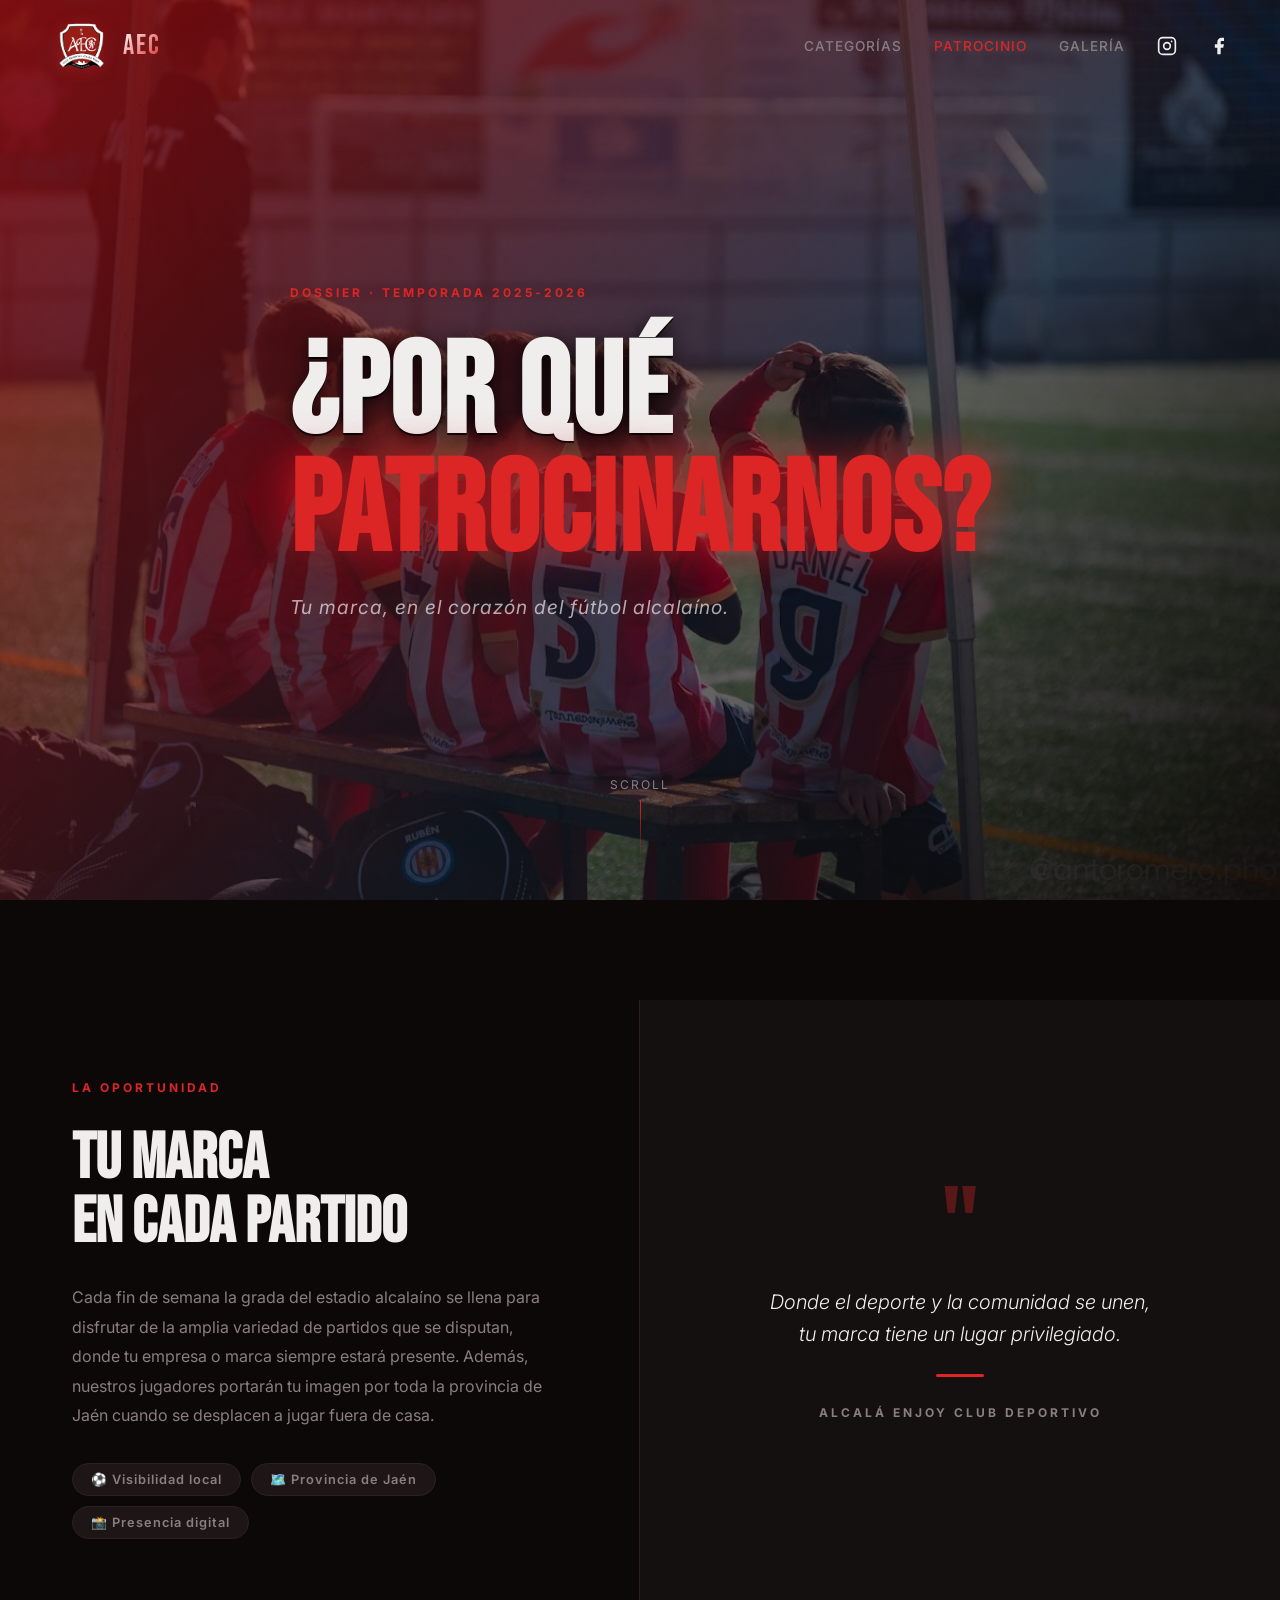
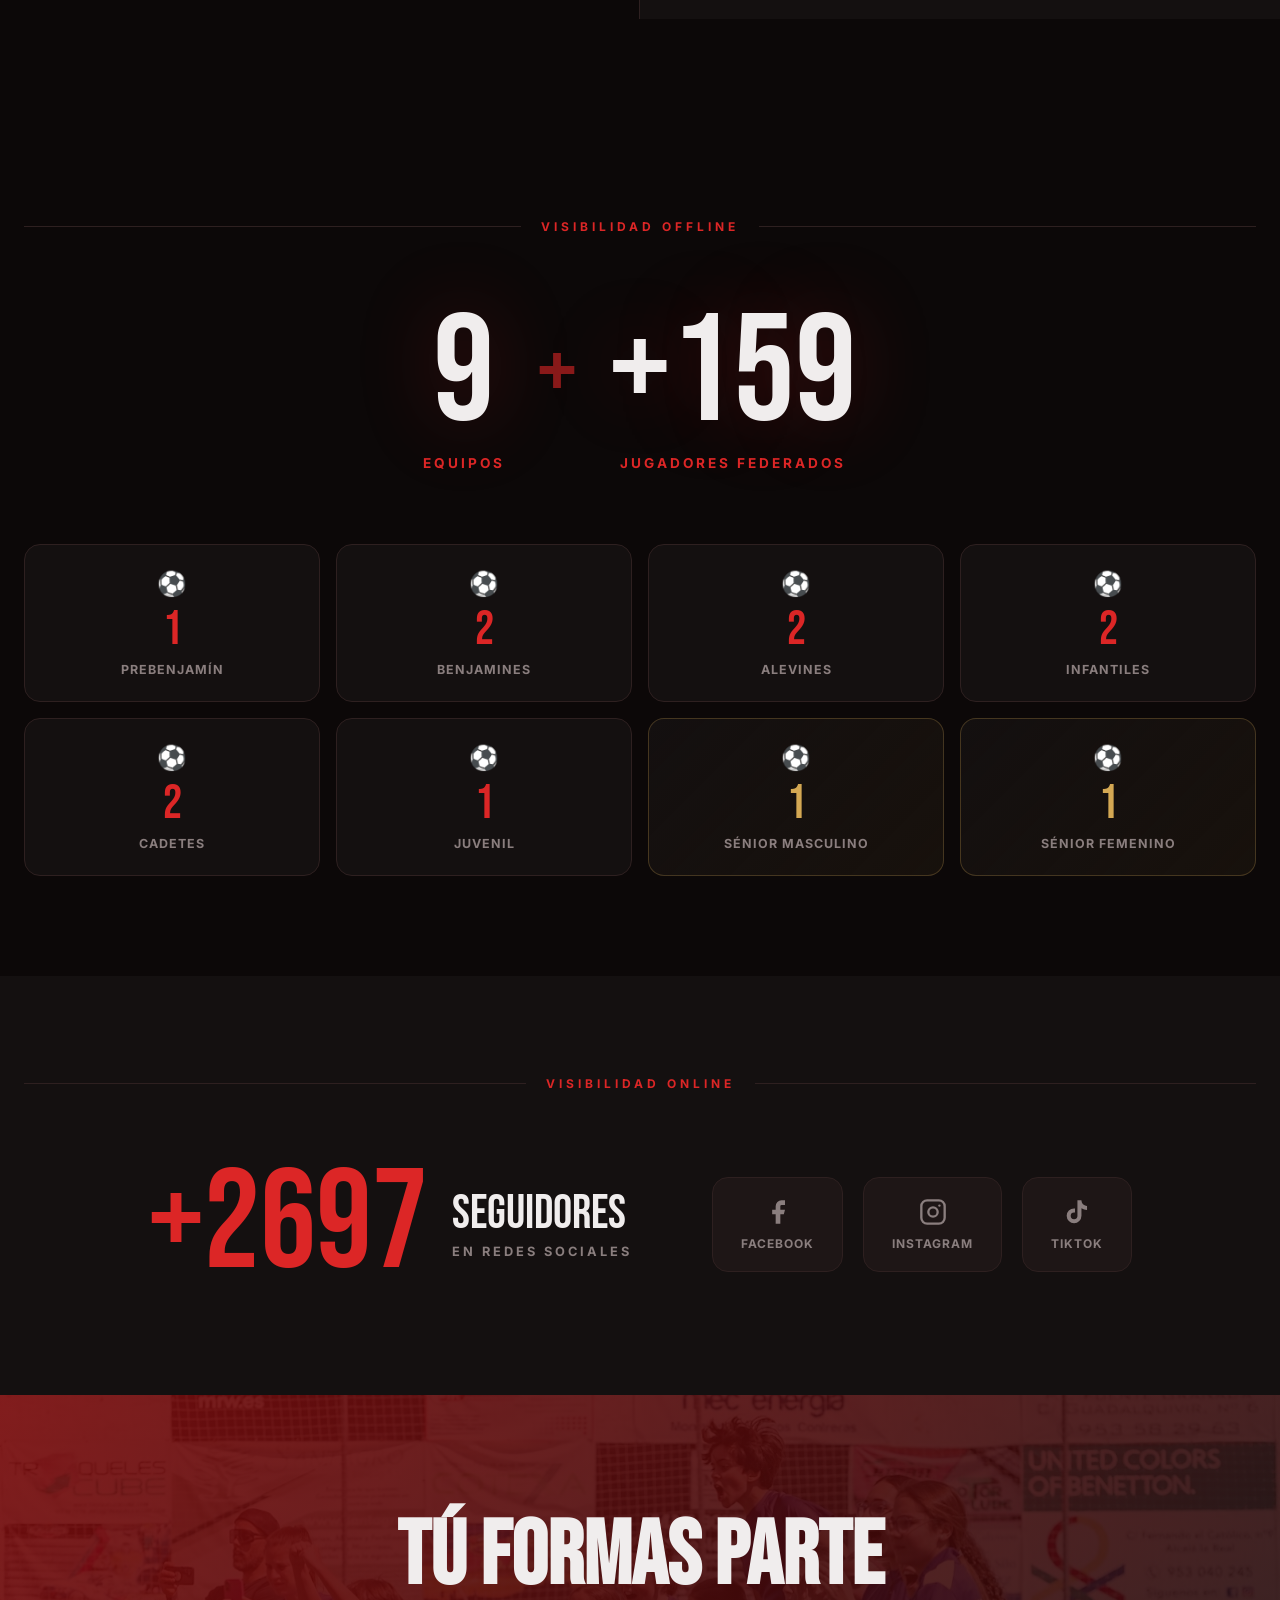
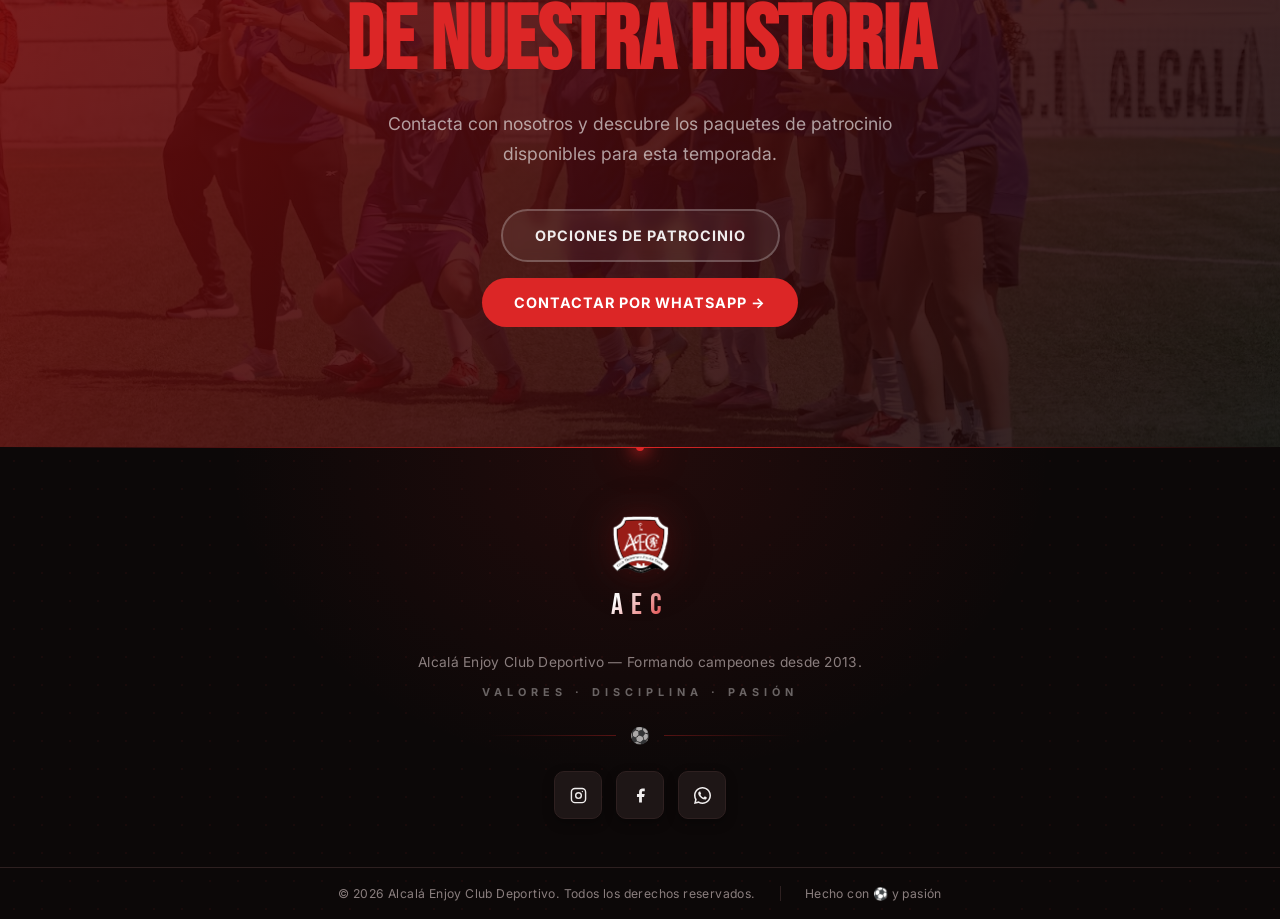
<file: patrocinio.html>
<!DOCTYPE html>
<html lang="es">

<head>
  <meta charset="UTF-8" />
  <meta name="viewport" content="width=device-width,initial-scale=1" />
  <title>Patrocinio | AEC - Alcalá Enjoy Club Deportivo</title>
  <meta name="description"
    content="Dossier de patrocinio oficial de Alcalá Enjoy Club Deportivo. Únete como patrocinador y forma parte de nuestra historia." />
  <link rel="icon" type="image/png" href="assets/logo.png?v=3" />
  <link rel="stylesheet" href="styles.css" />
  <link rel="stylesheet" href="patrocinio.css" />
  <link rel="preconnect" href="https://fonts.googleapis.com" />
</head>

<body>

  <!-- HEADER -->
  <header id="site-header">
    <div class="header-inner">
      <a href="index.html" class="logo">
        <img src="assets/logo.png?v=3" alt="AEC Escudo" class="logo-img" />
        <span class="logo-text">AEC</span>
      </a>
      <nav class="desktop">
        <a href="index.html#categories">Categorías</a>

        <a href="index.html#pricing" class="nav-active">Patrocinio</a>
        <a href="index.html#gallery">Galería</a>
        <a href="https://www.instagram.com/cdalcalaenjoyautocoche?igsh=cjY1NmN0ZHd2cjRi" target="_blank" class="nav-ig" aria-label="Instagram">
          <svg width="20" height="20" viewBox="0 0 24 24" fill="none" stroke="currentColor" stroke-width="2">
            <rect x="2" y="2" width="20" height="20" rx="5" />
            <circle cx="12" cy="12" r="4" />
            <circle cx="17.5" cy="6.5" r="1" fill="currentColor" stroke="none" />
          </svg>
        </a>
        <a href="https://www.facebook.com/share/18jVhCxvnm/?mibextid=wwXIfr" target="_blank" class="nav-fb" aria-label="Facebook">
          <svg width="20" height="20" viewBox="0 0 24 24" fill="currentColor">
            <path d="M18 2h-3a5 5 0 0 0-5 5v3H7v4h3v8h4v-8h3l1-4h-4V7a1 1 0 0 1 1-1h3z"></path>
          </svg>
        </a>
      </nav>
      <button class="hamburger" id="hamburger" aria-label="Menú">
        <span></span><span></span><span></span>
      </button>
    </div>
  </header>

  <!-- HERO PATROCINIO -->
  <section class="pat-hero">
    <div class="pat-hero-bg"></div>
    <div class="pat-hero-overlay"></div>
    <div class="pat-hero-content reveal">
      <span class="section-tag">Dossier · Temporada 2025-2026</span>
      <h1 class="pat-hero-title">¿Por qué<br><span>Patrocinarnos?</span></h1>
      <p class="pat-hero-sub">Tu marca, en el corazón del fútbol alcalaíno.</p>
    </div>
    <div class="hero-scroll"><span>SCROLL</span>
      <div class="scroll-line"></div>
    </div>
  </section>

  <!-- POR QUÉ PATROCINARNOS — split -->
  <section class="pat-why">
    <div class="pat-why-left reveal">
      <span class="section-tag">La Oportunidad</span>
      <h2 class="pat-why-title">Tu marca<br>en cada partido</h2>
      <p class="pat-why-body">
        Cada fin de semana la grada del estadio alcalaíno se llena para disfrutar de la amplia
        variedad de partidos que se disputan, donde tu empresa o marca siempre estará presente.
        Además, nuestros jugadores portarán tu imagen por toda la provincia de Jaén cuando se
        desplacen a jugar fuera de casa.
      </p>
      <div class="pat-why-tags">
        <span class="pat-tag">⚽ Visibilidad local</span>
        <span class="pat-tag">🗺️ Provincia de Jaén</span>
        <span class="pat-tag">📸 Presencia digital</span>
      </div>
    </div>
    <div class="pat-why-right reveal">
      <div class="pat-quote">
        <div class="pat-quote-mark">"</div>
        <p>Donde el deporte y la comunidad se unen, tu marca tiene un lugar privilegiado.</p>
        <div class="pat-quote-line"></div>
        <span>Alcalá Enjoy Club Deportivo</span>
      </div>
    </div>
  </section>

  <!-- VISIBILIDAD OFFLINE -->
  <section class="pat-offline">
    <div class="container">
      <div class="pat-section-header reveal">
        <div class="pat-section-line"></div>
        <span class="pat-section-label">Visibilidad Offline</span>
        <div class="pat-section-line"></div>
      </div>

      <div class="pat-big-stats reveal">
        <div class="pat-big-stat">
          <span class="pat-big-num" data-target="12">0</span>
          <span class="pat-big-label">Equipos</span>
        </div>
        <div class="pat-big-divider">+</div>
        <div class="pat-big-stat">
          <span class="pat-big-num" data-target="200" data-prefix="+">0</span>
          <span class="pat-big-label">Jugadores Federados</span>
        </div>
      </div>

      <div class="pat-teams-grid reveal">
        <div class="pat-team-card">
          <span class="pat-team-icon">⚽</span>
          <span class="pat-team-qty">1</span>
          <span class="pat-team-name">Prebenjamín</span>
        </div>
        <div class="pat-team-card">
          <span class="pat-team-icon">⚽</span>
          <span class="pat-team-qty">2</span>
          <span class="pat-team-name">Benjamines</span>
        </div>
        <div class="pat-team-card">
          <span class="pat-team-icon">⚽</span>
          <span class="pat-team-qty">2</span>
          <span class="pat-team-name">Alevines</span>
        </div>
        <div class="pat-team-card">
          <span class="pat-team-icon">⚽</span>
          <span class="pat-team-qty">2</span>
          <span class="pat-team-name">Infantiles</span>
        </div>
        <div class="pat-team-card">
          <span class="pat-team-icon">⚽</span>
          <span class="pat-team-qty">2</span>
          <span class="pat-team-name">Cadetes</span>
        </div>
        <div class="pat-team-card">
          <span class="pat-team-icon">⚽</span>
          <span class="pat-team-qty">1</span>
          <span class="pat-team-name">Juvenil</span>
        </div>
        <div class="pat-team-card accent">
          <span class="pat-team-icon">⚽</span>
          <span class="pat-team-qty">1</span>
          <span class="pat-team-name">Sénior Masculino</span>
        </div>
        <div class="pat-team-card accent">
          <span class="pat-team-icon">⚽</span>
          <span class="pat-team-qty">1</span>
          <span class="pat-team-name">Sénior Femenino</span>
        </div>
      </div>
    </div>
  </section>

  <!-- VISIBILIDAD ONLINE -->
  <section class="pat-online">
    <div class="container">
      <div class="pat-section-header reveal">
        <div class="pat-section-line"></div>
        <span class="pat-section-label">Visibilidad Online</span>
        <div class="pat-section-line"></div>
      </div>

      <div class="pat-online-content reveal">
        <div class="pat-online-main">
          <span class="pat-online-num" data-target="4000" data-prefix="+">0</span>
          <div class="pat-online-labels">
            <span class="pat-online-label-top">Seguidores</span>
            <span class="pat-online-label-sub">en Redes Sociales</span>
          </div>
        </div>
        <div class="pat-social-icons">
          <a href="https://www.facebook.com/share/18jVhCxvnm/?mibextid=wwXIfr" target="_blank" class="pat-social-card" id="social-fb">
            <svg width="28" height="28" viewBox="0 0 24 24" fill="currentColor">
              <path d="M18 2h-3a5 5 0 0 0-5 5v3H7v4h3v8h4v-8h3l1-4h-4V7a1 1 0 0 1 1-1h3z" />
            </svg>
            <span>Facebook</span>
          </a>
          <a href="https://www.instagram.com/cdalcalaenjoyautocoche?igsh=cjY1NmN0ZHd2cjRi" target="_blank" class="pat-social-card" id="social-ig">
            <svg width="28" height="28" viewBox="0 0 24 24" fill="none" stroke="currentColor" stroke-width="2">
              <rect x="2" y="2" width="20" height="20" rx="5" />
              <circle cx="12" cy="12" r="4" />
              <circle cx="17.5" cy="6.5" r="1" fill="currentColor" stroke="none" />
            </svg>
            <span>Instagram</span>
          </a>
          <div class="pat-social-card" id="social-tk">
            <svg width="28" height="28" viewBox="0 0 24 24" fill="currentColor">
              <path
                d="M19.59 6.69a4.83 4.83 0 01-3.77-4.25V2h-3.45v13.67a2.89 2.89 0 01-2.88 2.5 2.89 2.89 0 01-2.89-2.89 2.89 2.89 0 012.89-2.89c.28 0 .54.04.79.1V9.01a6.33 6.33 0 00-.79-.05 6.34 6.34 0 00-6.34 6.34 6.34 6.34 0 006.34 6.34 6.34 6.34 0 006.33-6.34V8.69a8.18 8.18 0 004.78 1.52V6.78a4.85 4.85 0 01-1.01-.09z" />
            </svg>
            <span>TikTok</span>
          </div>
        </div>
      </div>
    </div>
  </section>

  <!-- CTA FINAL -->
  <section class="pat-cta">
    <div class="pat-cta-bg"></div>
    <div class="pat-cta-overlay"></div>
    <div class="pat-cta-content reveal">
      <h2 class="pat-cta-title">Tú Formas Parte<br><span>de Nuestra Historia</span></h2>
      <p class="pat-cta-sub">Contacta con nosotros y descubre los paquetes de patrocinio disponibles para esta
        temporada.</p>
      <div style="display: flex; flex-direction: column; align-items: center; gap: 16px;">
        <a href="opciones-patrocinio.html" class="btn btn-outline btn-animated-pulse">Opciones de Patrocinio</a>
        <a href="https://wa.me/+34602210050" class="btn btn-primary" id="btn-contacto-pat">Contactar por WhatsApp →</a>
      </div>
    </div>
  </section>

  <!-- FOOTER -->
  <footer>
    <div class="footer-accent-line"></div>
    <div class="footer-main">
      <a href="index.html" class="footer-logo" aria-label="AEC — Alcalá Enjoy Club Deportivo">
        <img src="assets/logo.png?v=3" alt="AEC Escudo" class="logo-img" />
        <span class="logo-text">AEC</span>
      </a>
      <div class="footer-tagline">
        <p>Alcalá Enjoy Club Deportivo — Formando campeones desde 2013.</p>
        <strong>VALORES · DISCIPLINA · PASIÓN</strong>
      </div>
      <div class="footer-divider">
        <div class="footer-divider-line"></div>
        <span class="footer-divider-icon">⚽</span>
        <div class="footer-divider-line"></div>
      </div>
      <div class="footer-social">
        <a href="https://www.instagram.com/cdalcalaenjoyautocoche?igsh=cjY1NmN0ZHd2cjRi" target="_blank" class="socialContainer containerOne" aria-label="Instagram">
          <svg class="socialSvg" viewBox="0 0 24 24" fill="none" stroke="currentColor" stroke-width="2">
            <rect x="2" y="2" width="20" height="20" rx="5" />
            <circle cx="12" cy="12" r="4" />
            <circle cx="17.5" cy="6.5" r="1" fill="currentColor" stroke="none" />
          </svg>
        </a>
        <a href="https://www.facebook.com/share/18jVhCxvnm/?mibextid=wwXIfr" target="_blank" class="socialContainer containerFb" aria-label="Facebook">
          <svg class="socialSvg" viewBox="0 0 24 24" fill="currentColor">
            <path d="M18 2h-3a5 5 0 0 0-5 5v3H7v4h3v8h4v-8h3l1-4h-4V7a1 1 0 0 1 1-1h3z"></path>
          </svg>
        </a>
        <a href="https://wa.me/+34602210050" target="_blank" class="socialContainer containerFour" aria-label="WhatsApp">
          <svg class="socialSvg" viewBox="0 0 24 24" fill="currentColor">
            <path
              d="M17.472 14.382c-.297-.149-1.758-.867-2.03-.967-.273-.099-.471-.148-.67.15-.197.297-.767.966-.94 1.164-.173.199-.347.223-.644.075-.297-.15-1.255-.463-2.39-1.475-.883-.788-1.48-1.761-1.653-2.059-.173-.297-.018-.458.13-.606.134-.133.298-.347.446-.52.149-.174.198-.298.298-.497.099-.198.05-.371-.025-.52-.075-.149-.669-1.612-.916-2.207-.242-.579-.487-.5-.669-.51-.173-.008-.371-.01-.57-.01-.198 0-.52.074-.792.372-.272.297-1.04 1.016-1.04 2.479 0 1.462 1.065 2.875 1.213 3.074.149.198 2.096 3.2 5.077 4.487.709.306 1.262.489 1.694.625.712.227 1.36.195 1.871.118.571-.085 1.758-.719 2.006-1.413.248-.694.248-1.289.173-1.413-.074-.124-.272-.198-.57-.347z" />
            <path
              d="M12 0C5.373 0 0 5.373 0 12c0 2.124.558 4.118 1.525 5.845L0 24l6.335-1.505A11.95 11.95 0 0012 24c6.627 0 12-5.373 12-12S18.627 0 12 0zm0 21.818a9.812 9.812 0 01-5.006-1.371l-.36-.214-3.722.884.938-3.63-.235-.373A9.79 9.79 0 012.182 12C2.182 6.57 6.57 2.182 12 2.182S21.818 6.57 21.818 12 17.43 21.818 12 21.818z" />
          </svg>
        </a>
      </div>
    </div>
    <div class="footer-bottom">
      <p>© 2026 Alcalá Enjoy Club Deportivo. Todos los derechos reservados.</p>
      <p>Hecho con ⚽ y pasión</p>
    </div>
  </footer>

  <script src="main.js"></script>
  <script src="patrocinio.js"></script>
</body>

</html>
</file>
<file: styles.css>
@import url('https://fonts.googleapis.com/css2?family=Bebas+Neue&family=Inter:wght@300;400;500;600;700;900&display=swap');

*,
*::before,
*::after {
  box-sizing: border-box;
  margin: 0;
  padding: 0
}

:root {
  --bg: #0c0808;
  --surface: #141010;
  --surface2: #1e1616;
  --border: #2e2020;
  --accent: #DC2626;
  --accent2: #D4A853;
  --text: #f0eded;
  --muted: #8a7e7e;
  --radius: 32px;
  --radius-sm: 16px;
}

html {
  scroll-behavior: smooth;
  font-size: 16px
}

body {
  background: var(--bg);
  color: var(--text);
  font-family: 'Inter', sans-serif;
  overflow-x: hidden
}

img {
  max-width: 100%;
  display: block
}

a {
  text-decoration: none;
  color: inherit
}

section {
  padding: 100px 0
}

.container {
  max-width: 1280px;
  margin: 0 auto;
  padding: 0 24px
}

/* HEADER */
header {
  position: fixed;
  top: 0;
  left: 0;
  right: 0;
  z-index: 1000;
  padding: 20px 0;
  transition: background .3s, backdrop-filter .3s
}

header.scrolled {
  background: rgba(12, 8, 8, .9);
  backdrop-filter: blur(16px);
  border-bottom: 1px solid var(--border)
}

.header-inner {
  display: flex;
  align-items: center;
  justify-content: space-between;
  width: 100%;
  padding: 0 4vw;
}

.logo {
  display: flex;
  align-items: center;
  gap: 12px;
  font-family: 'Bebas Neue', sans-serif;
  font-size: 28px;
  letter-spacing: 2px;
  color: var(--text)
}

.logo-img {
  width: 60px;
  height: auto;
  border-radius: 4px;
  filter: drop-shadow(0 2px 8px rgba(220, 38, 38, .3));
  transition: transform .3s
}

.logo:hover .logo-img {
  transform: scale(1.08)
}

.logo-text {
  background: linear-gradient(135deg, #fff 0%, var(--accent) 100%);
  -webkit-background-clip: text;
  -webkit-text-fill-color: transparent;
  background-clip: text;
  margin: 0;
  font-size: inherit;
  font-weight: inherit;
}

nav.desktop {
  display: flex;
  gap: 32px;
  align-items: center
}

nav a {
  font-size: .85rem;
  font-weight: 500;
  letter-spacing: 1px;
  text-transform: uppercase;
  color: var(--muted);
  transition: color .2s
}

nav a:hover {
  color: var(--text)
}

.nav-ig {
  display: flex;
  align-items: center;
  gap: 6px;
  color: var(--text);
  transition: color .2s
}

.nav-ig:hover {
  color: var(--accent)
}

.nav-fb {
  display: flex;
  align-items: center;
  gap: 6px;
  color: var(--text);
  transition: color .2s
}

.nav-fb:hover {
  color: #1877F2
}

.hamburger {
  display: none;
  flex-direction: column;
  gap: 5px;
  cursor: pointer;
  background: none;
  border: none;
  padding: 4px
}

.hamburger span {
  width: 24px;
  height: 2px;
  background: var(--text);
  transition: .3s
}

.mobile-nav {
  display: none;
  flex-direction: column;
  gap: 20px;
  padding: 24px;
  background: var(--surface);
  border-top: 1px solid var(--border)
}

.mobile-nav a {
  font-size: 1rem;
  font-weight: 500;
  letter-spacing: 1px;
  text-transform: uppercase;
  color: var(--muted)
}

/* HERO — Cinematic Treatment */
#hero {
  position: relative;
  height: 100vh;
  min-height: 700px;
  display: flex;
  align-items: center;
  overflow: hidden;
  padding: 0
}

/* Slideshow container — covers full hero */
.hero-slideshow {
  position: absolute;
  inset: 0;
  z-index: 0;
  overflow: hidden
}

/* Base slide styles */
.hero-slide {
  position: absolute;
  inset: 0;
  width: 100%;
  height: 100%;
  object-fit: cover;
  object-position: center center;
  filter: saturate(1.15) contrast(1.08) brightness(1.0);
  will-change: transform, opacity;
  backface-visibility: hidden
}

/*
  Crossfade logic — 4 slides, 9s each (7s visible + 2s fade-out at end)
  Total cycle = 36s
*/
.slide-1 {
  opacity: 1;
  animation:
    kenburns-1 36s ease-in-out infinite,
    fade-slide-1 36s ease-in-out infinite
}

.slide-2 {
  opacity: 0;
  animation:
    kenburns-2 36s ease-in-out infinite,
    fade-slide-2 36s ease-in-out infinite
}

.slide-3 {
  opacity: 0;
  animation:
    kenburns-3 36s ease-in-out infinite,
    fade-slide-3 36s ease-in-out infinite
}

.slide-4 {
  opacity: 0;
  animation:
    kenburns-4 36s ease-in-out infinite,
    fade-slide-4 36s ease-in-out infinite
}

/* Ken Burns — slide 1: zoom in + drift left */
@keyframes kenburns-1 {
  0% {
    transform: scale(1.0) translate(0, 0)
  }

  50% {
    transform: scale(1.06) translate(-0.8%, -0.4%)
  }

  100% {
    transform: scale(1.0) translate(0, 0)
  }
}

/* Ken Burns — slide 2: zoom in + drift right */
@keyframes kenburns-2 {
  0% {
    transform: scale(1.06) translate(0.8%, 0.4%)
  }

  50% {
    transform: scale(1.0) translate(0, 0)
  }

  100% {
    transform: scale(1.06) translate(0.8%, 0.4%)
  }
}

/* Ken Burns — slide 3: zoom in + drift up */
@keyframes kenburns-3 {
  0% {
    transform: scale(1.0) translate(0, 0)
  }

  50% {
    transform: scale(1.06) translate(0, -0.6%)
  }

  100% {
    transform: scale(1.0) translate(0, 0)
  }
}

/* Ken Burns — slide 4: zoom in + drift down/right */
@keyframes kenburns-4 {
  0% {
    transform: scale(1.06) translate(0.4%, 0.6%)
  }

  50% {
    transform: scale(1.0) translate(0, 0)
  }

  100% {
    transform: scale(1.06) translate(0.4%, 0.6%)
  }
}

/* Fade animations — percentage based on 36s cycle */
@keyframes fade-slide-1 {
  0% {
    opacity: 1
  }

  19.44% {
    opacity: 1
  }

  /* 7s */
  25% {
    opacity: 0
  }

  /* 9s */
  94.44% {
    opacity: 0
  }

  /* 34s */
  100% {
    opacity: 1
  }

  /* 36s */
}

@keyframes fade-slide-2 {
  0% {
    opacity: 0
  }

  19.44% {
    opacity: 0
  }

  /* 7s */
  25% {
    opacity: 1
  }

  /* 9s */
  44.44% {
    opacity: 1
  }

  /* 16s */
  50% {
    opacity: 0
  }

  /* 18s */
  100% {
    opacity: 0
  }
}

@keyframes fade-slide-3 {
  0% {
    opacity: 0
  }

  44.44% {
    opacity: 0
  }

  /* 16s */
  50% {
    opacity: 1
  }

  /* 18s */
  69.44% {
    opacity: 1
  }

  /* 25s */
  75% {
    opacity: 0
  }

  /* 27s */
  100% {
    opacity: 0
  }
}

@keyframes fade-slide-4 {
  0% {
    opacity: 0
  }

  69.44% {
    opacity: 0
  }

  /* 25s */
  75% {
    opacity: 1
  }

  /* 27s */
  94.44% {
    opacity: 1
  }

  /* 34s */
  100% {
    opacity: 0
  }

  /* 36s */
}


/* Multi-layer overlay: vignette + cinematic dark grade */
.hero-overlay {
  position: absolute;
  inset: 0;
  z-index: 1;
  background:
    radial-gradient(ellipse at 50% 50%, transparent 35%, rgba(12, 8, 8, .55) 100%),
    linear-gradient(180deg, rgba(12, 8, 8, .55) 0%, rgba(12, 8, 8, .1) 30%, rgba(120, 15, 15, .12) 65%, rgba(12, 8, 8, .9) 100%);
}

/* Film grain noise — animated CSS pattern */
.hero-overlay::before {
  content: '';
  position: absolute;
  inset: -50%;
  width: 200%;
  height: 200%;
  background-image: url("data:image/svg+xml,%3Csvg viewBox='0 0 256 256' xmlns='http://www.w3.org/2000/svg'%3E%3Cfilter id='n'%3E%3CfeTurbulence type='fractalNoise' baseFrequency='.85' numOctaves='4' stitchTiles='stitch'/%3E%3C/filter%3E%3Crect width='100%25' height='100%25' filter='url(%23n)' opacity='.15'/%3E%3C/svg%3E");
  background-size: 128px 128px;
  opacity: .3;
  animation: hero-grain 0.5s steps(3) infinite;
  pointer-events: none;
  mix-blend-mode: overlay;
}

@keyframes hero-grain {
  0% {
    transform: translate(0, 0)
  }

  33% {
    transform: translate(-5%, 5%)
  }

  66% {
    transform: translate(5%, -5%)
  }

  100% {
    transform: translate(0, 0)
  }
}

/* Scanlines — ultra-subtle broadcast sport look */
.hero-overlay::after {
  content: '';
  position: absolute;
  inset: 0;
  background: repeating-linear-gradient(0deg,
      transparent,
      transparent 2px,
      rgba(0, 0, 0, .04) 2px,
      rgba(0, 0, 0, .04) 4px);
  pointer-events: none;
}

.hero-content {
  position: relative;
  z-index: 2;
  max-width: 1280px;
  margin: 0 auto;
  padding: 0 24px
}

.hero-badge {
  display: inline-flex;
  align-items: center;
  gap: 8px;
  background: rgba(220, 38, 38, .22);
  border: 1px solid rgba(220, 38, 38, .6);
  color: #fff;
  padding: 10px 20px;
  border-radius: 100px;
  font-size: .8rem;
  font-weight: 700;
  letter-spacing: 2px;
  text-transform: uppercase;
  margin-bottom: 28px;
  backdrop-filter: blur(8px);
  text-shadow: 0 1px 4px rgba(0, 0, 0, .6)
}

.hero-badge::before {
  content: '';
  width: 8px;
  height: 8px;
  background: var(--accent);
  border-radius: 50%;
  animation: pulse-dot 2s infinite
}

@keyframes pulse-dot {

  0%,
  100% {
    opacity: 1;
    transform: scale(1)
  }

  50% {
    opacity: .5;
    transform: scale(1.3)
  }
}

.hero-title {
  font-family: 'Bebas Neue', sans-serif;
  font-size: clamp(60px, 10vw, 140px);
  line-height: .95;
  letter-spacing: 2px;
  margin-bottom: 24px;
  text-shadow: 0 2px 0 rgba(0, 0, 0, .9), 0 4px 20px rgba(0, 0, 0, .8), 0 8px 60px rgba(0, 0, 0, .5)
}

.hero-title span {
  color: var(--accent);
  text-shadow: 0 2px 0 rgba(100, 0, 0, .8), 0 0 40px rgba(220, 38, 38, .7), 0 0 80px rgba(220, 38, 38, .4)
}

.hero-sub {
  font-size: 1.1rem;
  color: rgba(240, 237, 237, .7);
  max-width: 480px;
  line-height: 1.6;
  margin-bottom: 40px;
  text-shadow: 0 2px 12px rgba(0, 0, 0, .5)
}

.hero-actions {
  display: flex;
  gap: 16px;
  flex-wrap: wrap
}

.btn {
  display: inline-flex;
  align-items: center;
  gap: 10px;
  padding: 16px 32px;
  border-radius: 100px;
  font-weight: 700;
  font-size: .9rem;
  letter-spacing: 1px;
  text-transform: uppercase;
  cursor: pointer;
  transition: .25s;
  border: none
}

.btn-primary {
  background: var(--accent);
  color: #fff
}

.btn-primary:hover {
  background: #EF4444;
  transform: translateY(-2px);
  box-shadow: 0 12px 40px rgba(220, 38, 38, .4)
}

.btn-outline {
  background: rgba(255, 255, 255, .06);
  color: var(--text);
  border: 2px solid rgba(240, 237, 237, .25);
  backdrop-filter: blur(6px)
}

.btn-outline:hover {
  border-color: var(--text);
  background: rgba(255, 255, 255, .1)
}

.hero-scroll {
  position: absolute;
  bottom: 40px;
  left: 50%;
  transform: translateX(-50%);
  display: flex;
  flex-direction: column;
  align-items: center;
  gap: 8px;
  color: var(--muted);
  font-size: .75rem;
  letter-spacing: 2px;
  text-transform: uppercase;
  z-index: 2
}

.scroll-line {
  width: 1px;
  height: 60px;
  background: linear-gradient(to bottom, var(--accent), transparent);
  animation: scroll-anim 2s infinite
}

@keyframes scroll-anim {
  0% {
    transform: scaleY(0);
    transform-origin: top
  }

  50% {
    transform: scaleY(1);
    transform-origin: top
  }

  51% {
    transform: scaleY(1);
    transform-origin: bottom
  }

  100% {
    transform: scaleY(0);
    transform-origin: bottom
  }
}

/* STATS */
#stats {
  padding: 60px 0;
  border-top: 1px solid var(--border);
  border-bottom: 1px solid var(--border);
  background: var(--surface)
}

.stats-grid {
  display: grid;
  grid-template-columns: repeat(4, 1fr);
  gap: 0
}

.stat-item {
  text-align: center;
  padding: 40px 24px;
  position: relative
}

.stat-item:not(:last-child)::after {
  content: '';
  position: absolute;
  right: 0;
  top: 20%;
  height: 60%;
  width: 1px;
  background: var(--border)
}

.stat-number {
  font-family: 'Bebas Neue', sans-serif;
  font-size: clamp(56px, 6vw, 88px);
  line-height: 1;
  color: var(--accent);
  display: block
}

.stat-label {
  font-size: .8rem;
  font-weight: 600;
  letter-spacing: 3px;
  text-transform: uppercase;
  color: var(--muted);
  margin-top: 8px
}

/* SECTION HEADERS */
.section-tag {
  display: inline-block;
  color: var(--accent);
  font-size: .75rem;
  font-weight: 700;
  letter-spacing: 3px;
  text-transform: uppercase;
  margin-bottom: 16px
}

.section-title {
  font-family: 'Bebas Neue', sans-serif;
  font-size: clamp(42px, 5vw, 72px);
  line-height: 1;
  margin-bottom: 20px
}

.section-sub {
  color: var(--muted);
  font-size: 1rem;
  line-height: 1.7;
  max-width: 520px
}

/* CATEGORIES — Horizontal Accordion */
#categories {
  background: var(--bg)
}

.cat-accordion {
  display: flex;
  flex-direction: column;
  gap: 0;
  margin-top: 64px;
  height: 680px;
  border: 1px solid var(--border);
  border-radius: var(--radius);
  overflow: hidden;
  background: var(--surface);
  box-shadow: 0 32px 80px rgba(0, 0, 0, .45);
  position: relative;
}

/* Background photo for the empty space */
.cat-accordion::before {
  content: '';
  position: absolute;
  top: 0;
  bottom: 0;
  right: 0;
  width: 60%;
  /* Only covers the right side to avoid aggressive clipping */
  background:
    linear-gradient(to right, rgba(20, 16, 16, 1) 0%, rgba(20, 16, 16, 0.4) 30%, rgba(20, 16, 16, 0.2) 65%, rgba(20, 16, 16, 0.7) 100%),
    url('assets/_DSC1055.jpg') 20% center / cover no-repeat;
  z-index: 0;
  transition: opacity 0.5s ease;
  pointer-events: none;
}

/* Elegant text over the photo */
.cat-accordion::after {
  content: 'SELECCIONA TU \A CATEGORÍA';
  white-space: pre-wrap;
  position: absolute;
  top: 50%;
  right: 6%;
  transform: translateY(-50%);
  font-family: 'Bebas Neue', sans-serif;
  font-size: clamp(48px, 6vw, 84px);
  line-height: 0.9;
  letter-spacing: 4px;
  color: rgba(255, 255, 255, 0.75);
  text-align: right;
  z-index: 0;
  pointer-events: none;
  transition: opacity 0.4s ease, transform 0.4s ease;
  text-shadow: 0 10px 30px rgba(0, 0, 0, 0.9);
}

/* each panel */
.ca-panel {
  position: relative;
  width: 55%;
  flex: 1;
  /* evenly distributed height */
  overflow: hidden;
  cursor: pointer;
  transition:
    flex .55s cubic-bezier(.77, 0, .18, 1),
    background .35s;
  border-bottom: 1px solid var(--border);
  border-right: 1px solid var(--border);
  display: flex;
  z-index: 1;
}

.ca-panel:last-child {
  border-bottom: none;
}

/* left accent line — hidden by default */
.ca-panel::before {
  content: '';
  position: absolute;
  top: 0;
  left: 0;
  bottom: 0;
  width: 4px;
  background: var(--accent);
  transform: scaleY(0);
  transform-origin: top;
  transition: transform .45s cubic-bezier(.77, 0, .18, 1);
  z-index: 3
}

.ca-panel:hover::before,
.ca-panel.ca-active::before {
  transform: scaleY(1)
}

/* Background Image */
.ca-bg {
  position: absolute;
  inset: 0;
  z-index: 1;
  transition: opacity .4s ease;
}

.ca-bg::after {
  content: '';
  position: absolute;
  inset: 0;
  background: linear-gradient(to right, rgba(12, 8, 8, 0.85) 0%, rgba(12, 8, 8, 0.2) 100%);
}

.ca-bg img {
  width: 100%;
  height: 100%;
  object-fit: cover;
  object-position: center top;
  filter: grayscale(30%) contrast(1.1);
}

/* Ajustes de encuadre específicos para cada categoría */
.ca-panel[data-index="01"] .ca-bg img {
  object-position: center 50%;
}

.ca-panel[data-index="02"] .ca-bg img {
  object-position: center 50%;
}

.ca-panel[data-index="03"] .ca-bg img {
  object-position: center 50%;
}

.ca-panel[data-index="04"] .ca-bg img {
  object-position: center 20%;
}

.ca-panel[data-index="05"] .ca-bg img {
  object-position: center 15%;
}

.ca-panel[data-index="06"] .ca-bg img {
  object-position: center 18%;
}

.ca-panel[data-index="07"] .ca-bg img {
  object-position: center 30%;
}

.ca-panel[data-index="08"] .ca-bg img {
  object-position: center 70%;
}

.ca-panel:hover .ca-bg,
.ca-panel.ca-active .ca-bg {
  opacity: 0.17;
}

/* EXPANDED state */
.ca-panel:hover,
.ca-panel.ca-active {
  flex: 0 0 280px;
  background: var(--surface2)
}

/* ── COLLAPSED face ── */
.ca-collapsed {
  position: absolute;
  inset: 0;
  display: flex;
  flex-direction: row;
  align-items: center;
  justify-content: flex-start;
  padding: 0 32px;
  gap: 24px;
  transition: opacity .25s;
  z-index: 2;
  pointer-events: none
}

.ca-panel:hover .ca-collapsed,
.ca-panel.ca-active .ca-collapsed {
  opacity: 0;
  pointer-events: none
}

.ca-num {
  font-family: 'Bebas Neue', sans-serif;
  font-size: 24px;
  letter-spacing: 3px;
  color: var(--accent);
  opacity: 1;
  text-shadow: 0 2px 6px rgba(0, 0, 0, 0.8);
}

.ca-vtitle {
  font-family: 'Bebas Neue', sans-serif;
  font-size: clamp(20px, 2vw, 26px);
  letter-spacing: 4px;
  color: #fff;
  writing-mode: horizontal-tb;
  transform: none;
  white-space: nowrap;
  text-shadow: 0 2px 8px rgba(0, 0, 0, 0.8);
}

/* ── EXPANDED content ── */
.ca-expanded {
  position: absolute;
  inset: 0;
  padding: 24px 36px;
  display: flex;
  flex-direction: column;
  justify-content: center;
  opacity: 0;
  transform: translateX(12px);
  transition:
    opacity .35s .1s,
    transform .35s .1s;
  pointer-events: none;
  min-width: 220px
}

.ca-panel:hover .ca-expanded,
.ca-panel.ca-active .ca-expanded {
  opacity: 1;
  transform: translateX(0);
  pointer-events: auto
}

.ca-exp-top {
  display: flex;
  align-items: flex-start;
  justify-content: space-between;
  margin-bottom: 4px;
}

.ca-exp-num {
  font-family: 'Bebas Neue', sans-serif;
  font-size: clamp(36px, 4vw, 56px);
  line-height: 1;
  color: rgba(220, 38, 38, .18);
  letter-spacing: -1px;
  user-select: none
}

.ca-exp-title {
  font-family: 'Bebas Neue', sans-serif;
  font-size: clamp(24px, 2.6vw, 36px);
  letter-spacing: 2px;
  color: var(--text);
  line-height: 1;
  margin-bottom: 12px;
}

/* Age progress bar */
.ca-age-bar {
  margin-bottom: 16px
}

.ca-age-label {
  font-size: .72rem;
  font-weight: 700;
  letter-spacing: 2px;
  text-transform: uppercase;
  color: var(--accent);
  display: block;
  margin-bottom: 7px
}

.ca-bar-track {
  width: 100%;
  height: 3px;
  background: var(--border);
  border-radius: 100px;
  overflow: hidden
}

.ca-bar-fill {
  height: 100%;
  background: linear-gradient(90deg, var(--accent) 0%, #ff6b6b 100%);
  border-radius: 100px;
  transform: scaleX(0);
  transform-origin: left;
  transition: transform .6s .25s cubic-bezier(.77, 0, .18, 1)
}

.ca-panel:hover .ca-bar-fill,
.ca-panel.ca-active .ca-bar-fill {
  transform: scaleX(1)
}

.ca-desc {
  font-size: clamp(0.95rem, 1.1vw, 1.1rem);
  color: var(--muted);
  line-height: 1.6;
  margin-bottom: 20px;
}

/* Tags */
.ca-tag-row {
  display: flex;
  gap: 10px;
  flex-wrap: wrap
}

.ca-tag {
  font-size: .75rem;
  font-weight: 700;
  letter-spacing: 1.5px;
  text-transform: uppercase;
  color: var(--text);
  background: rgba(220, 38, 38, .14);
  border: 1px solid rgba(220, 38, 38, .3);
  padding: 6px 14px;
  border-radius: 100px;
  white-space: nowrap
}


/* STAFF */
#staff {
  background: var(--surface)
}

.staff-grid {
  display: grid;
  grid-template-columns: repeat(4, 1fr);
  gap: 20px;
  margin-top: 60px
}

.staff-card {
  background: var(--bg);
  border: 1px solid var(--border);
  border-radius: var(--radius);
  overflow: hidden;
  transition: .3s
}

.staff-card:hover {
  transform: translateY(-8px);
  box-shadow: 0 32px 80px rgba(0, 0, 0, .6);
  border-color: rgba(220, 38, 38, .35)
}

.staff-photo {
  aspect-ratio: 3/4;
  overflow: hidden;
  background: var(--surface2)
}

.staff-photo img {
  width: 100%;
  height: 100%;
  object-fit: cover;
  object-position: top;
  filter: grayscale(20%);
  transition: .4s
}

.staff-card:hover .staff-photo img {
  filter: grayscale(0%);
  transform: scale(1.05)
}

.staff-info {
  padding: 20px
}

.staff-number {
  font-family: 'Bebas Neue', sans-serif;
  font-size: 40px;
  color: var(--accent);
  line-height: 1
}

.staff-name {
  font-size: 1rem;
  font-weight: 700;
  margin-bottom: 4px
}

.staff-role {
  font-size: .8rem;
  color: var(--muted);
  letter-spacing: 1px;
  text-transform: uppercase
}

/* PATROCINIO — Dossier split layout */
.patrocinio-section {
  padding: 0;
  background: none
}

.patrocinio-split {
  display: flex;
  min-height: 520px;
  width: 100%
}

/* LEFT panel */
.patrocinio-left {
  flex: 0 0 58%;
  position: relative;
  overflow: hidden;
  background: #6b0f0f;
  display: flex;
  align-items: center
}

.patrocinio-photo-bg {
  position: absolute;
  inset: 0;
  background: url('assets/_DSC1016.jpg') center/cover no-repeat;
  opacity: .28;
  mix-blend-mode: luminosity
}

.patrocinio-red-overlay {
  position: absolute;
  inset: 0;
  background: linear-gradient(135deg, rgba(120, 10, 10, .82) 0%, rgba(180, 20, 20, .75) 60%, rgba(100, 8, 8, .9) 100%)
}

.patrocinio-left-content {
  position: relative;
  z-index: 2;
  padding: 80px 70px;
  display: flex;
  flex-direction: column;
  justify-content: center
}

.patrocinio-dossier {
  font-family: 'Bebas Neue', sans-serif;
  font-size: clamp(22px, 2.8vw, 42px);
  letter-spacing: 14px;
  color: #fff;
  font-weight: 400;
  margin-bottom: 4px;
  opacity: .92
}

.patrocinio-title {
  font-family: 'Bebas Neue', sans-serif;
  font-size: clamp(64px, 9vw, 128px);
  line-height: .9;
  color: #111;
  letter-spacing: 2px;
  margin-bottom: 28px;
  text-shadow: none
}

.patrocinio-temporada {
  font-style: italic;
  font-size: clamp(.95rem, 1.4vw, 1.2rem);
  color: rgba(255, 255, 255, .78);
  font-weight: 300;
  letter-spacing: .5px
}

.btn-patrocinio {
  display: inline-flex;
  align-items: center;
  gap: 10px;
  margin-top: 32px;
  padding: 14px 32px;
  border: 2px solid rgba(255, 255, 255, .7);
  color: #fff;
  font-family: 'Bebas Neue', sans-serif;
  font-size: 1.1rem;
  letter-spacing: 3px;
  text-transform: uppercase;
  text-decoration: none;
  border-radius: 4px;
  backdrop-filter: blur(6px);
  background: rgba(255, 255, 255, .08);
  transition: background .25s, border-color .25s, transform .25s, box-shadow .25s;
  width: fit-content
}

.btn-patrocinio:hover {
  background: rgba(255, 255, 255, .18);
  border-color: #fff;
  transform: translateY(-3px);
  box-shadow: 0 12px 40px rgba(0, 0, 0, .35)
}

/* RIGHT panel */
.patrocinio-right {
  flex: 1;
  position: relative;
  overflow: hidden;
  background: #e8e8e8;
  display: flex;
  align-items: center;
  justify-content: center
}

.patrocinio-diagonal-bg {
  position: absolute;
  inset: 0;
  background-image: repeating-linear-gradient(135deg,
      transparent,
      transparent 28px,
      rgba(180, 180, 180, .22) 28px,
      rgba(180, 180, 180, .22) 29px);
  pointer-events: none
}

.patrocinio-right-content {
  position: relative;
  z-index: 2;
  display: flex;
  flex-direction: column;
  align-items: center;
  justify-content: center;
  gap: 32px;
  padding: 60px 50px;
  text-align: center
}

.patrocinio-logo {
  width: min(520px, 85%);
  height: auto;
  filter: drop-shadow(0 8px 32px rgba(100, 10, 10, .18))
}

.patrocinio-slogan {
  font-family: 'Bebas Neue', sans-serif;
  font-size: clamp(24px, 2.8vw, 40px);
  color: #1a1010;
  line-height: 1.15;
  letter-spacing: 2px;
  text-align: center
}

.patrocinio-slogan strong {
  display: block;
  font-size: clamp(28px, 3.2vw, 46px);
  color: #1a1010
}


/* GALLERY */
#gallery {
  background: var(--surface)
}

.gallery-grid {
  display: grid;
  grid-template-columns: repeat(4, 1fr);
  grid-auto-rows: 240px;
  gap: 12px;
  margin-top: 60px
}

.gallery-item {
  overflow: hidden;
  border-radius: var(--radius-sm);
  cursor: pointer;
  position: relative;
  background: var(--surface2)
}

.gallery-item.wide {
  grid-column: span 2
}

.gallery-item.tall {
  grid-row: span 2
}

.gallery-item img {
  width: 100%;
  height: 100%;
  object-fit: cover;
  transition: .4s
}

.gallery-item:hover img {
  transform: scale(1.08)
}

.gallery-overlay {
  position: absolute;
  inset: 0;
  background: rgba(140, 20, 20, .4);
  opacity: 0;
  transition: .3s;
  display: flex;
  align-items: center;
  justify-content: center;
  color: #fff;
  font-size: 32px
}

.gallery-item:hover .gallery-overlay {
  opacity: 1
}

/* LIGHTBOX */
.lightbox {
  position: fixed;
  inset: 0;
  background: rgba(12, 8, 8, .95);
  z-index: 9999;
  display: none;
  align-items: center;
  justify-content: center
}

.lightbox.active {
  display: flex
}

.lightbox-img {
  max-width: 90vw;
  max-height: 85vh;
  border-radius: var(--radius-sm);
  object-fit: contain
}

.lightbox-close {
  position: absolute;
  top: 24px;
  right: 24px;
  background: rgba(255, 255, 255, .1);
  border: none;
  color: #fff;
  width: 48px;
  height: 48px;
  border-radius: 50%;
  font-size: 20px;
  cursor: pointer;
  transition: .2s
}

.lightbox-close:hover {
  background: rgba(220, 38, 38, .3)
}

.lightbox-prev,
.lightbox-next {
  position: absolute;
  top: 50%;
  transform: translateY(-50%);
  background: rgba(255, 255, 255, .1);
  border: none;
  color: #fff;
  width: 56px;
  height: 56px;
  border-radius: 50%;
  font-size: 22px;
  cursor: pointer;
  transition: .2s
}

.lightbox-prev {
  left: 24px
}

.lightbox-next {
  right: 24px
}

.lightbox-prev:hover,
.lightbox-next:hover {
  background: rgba(220, 38, 38, .35);
  color: #fff
}

/* FAQ */
#faq {
  background: var(--bg)
}

.faq-list {
  margin-top: 60px;
  max-width: 800px;
  display: flex;
  flex-direction: column;
  gap: 12px
}

.faq-item {
  background: var(--surface);
  border: 1px solid var(--border);
  border-radius: var(--radius-sm);
  overflow: hidden;
  transition: .3s
}

.faq-item.open {
  border-color: rgba(220, 38, 38, .35)
}

.faq-question {
  display: flex;
  justify-content: space-between;
  align-items: center;
  padding: 24px 28px;
  cursor: pointer;
  gap: 16px
}

.faq-q-text {
  font-size: 1rem;
  font-weight: 600;
  line-height: 1.4
}

.faq-icon {
  width: 36px;
  height: 36px;
  border-radius: 50%;
  background: var(--surface2);
  border: 1px solid var(--border);
  display: flex;
  align-items: center;
  justify-content: center;
  font-size: 18px;
  flex-shrink: 0;
  transition: .3s;
  color: var(--accent)
}

.faq-item.open .faq-icon {
  background: var(--accent);
  color: #fff;
  transform: rotate(45deg)
}

.faq-answer {
  max-height: 0;
  overflow: hidden;
  transition: max-height .4s ease, padding .4s
}

.faq-answer-inner {
  padding: 0 28px 24px;
  color: var(--muted);
  line-height: 1.7;
  font-size: .95rem
}

/* ── FOOTER — Futuristic Premium ──────────────────────────── */
footer {
  position: relative;
  background: var(--bg);
  border-top: none;
  padding: 0;
  overflow: hidden
}

/* Dot-grid texture */
footer::before {
  content: '';
  position: absolute;
  inset: 0;
  background-image: radial-gradient(rgba(220, 38, 38, .06) 1px, transparent 1px);
  background-size: 28px 28px;
  pointer-events: none
}

/* Ambient red glow from top */
footer::after {
  content: '';
  position: absolute;
  top: 0;
  left: 50%;
  transform: translateX(-50%);
  width: 900px;
  height: 360px;
  background: radial-gradient(ellipse at center top, rgba(220, 38, 38, .11) 0%, transparent 65%);
  pointer-events: none
}

/* Glowing top accent line */
.footer-accent-line {
  position: relative;
  height: 1px;
  background: linear-gradient(90deg, transparent 0%, rgba(220, 38, 38, .45) 25%, var(--accent) 50%, rgba(220, 38, 38, .45) 75%, transparent 100%)
}

.footer-accent-line::after {
  content: '';
  position: absolute;
  left: 50%;
  transform: translateX(-50%);
  top: -4px;
  width: 8px;
  height: 8px;
  background: var(--accent);
  border-radius: 50%;
  box-shadow: 0 0 16px 3px rgba(220, 38, 38, .9), 0 0 40px 6px rgba(220, 38, 38, .4);
  animation: fp-dot 3s ease-in-out infinite
}

@keyframes fp-dot {

  0%,
  100% {
    box-shadow: 0 0 16px 3px rgba(220, 38, 38, .9), 0 0 40px 6px rgba(220, 38, 38, .4)
  }

  50% {
    box-shadow: 0 0 28px 6px rgba(220, 38, 38, 1), 0 0 70px 12px rgba(220, 38, 38, .55)
  }
}

/* Main content area */
.footer-main {
  position: relative;
  z-index: 2;
  padding: 64px 24px 48px;
  display: flex;
  flex-direction: column;
  align-items: center;
  gap: 26px
}

/* Logo */
.footer-logo {
  display: flex;
  flex-direction: column;
  align-items: center;
  gap: 10px;
  text-decoration: none
}

.footer-logo .logo-img {
  width: 76px;
  height: auto;
  filter: drop-shadow(0 0 16px rgba(220, 38, 38, .28)) drop-shadow(0 4px 14px rgba(0, 0, 0, .55));
  transition: filter .4s ease, transform .4s cubic-bezier(.22, .68, 0, 1.2)
}

.footer-logo:hover .logo-img {
  filter: drop-shadow(0 0 30px rgba(220, 38, 38, .6)) drop-shadow(0 6px 22px rgba(0, 0, 0, .75));
  transform: scale(1.07) translateY(-5px)
}

.footer-logo .logo-text {
  font-family: 'Bebas Neue', sans-serif;
  font-size: 30px;
  letter-spacing: 8px;
  background: linear-gradient(135deg, #ffffff 20%, var(--accent) 100%);
  -webkit-background-clip: text;
  -webkit-text-fill-color: transparent;
  background-clip: text
}

/* Tagline */
.footer-tagline {
  text-align: center;
  max-width: 460px
}

.footer-tagline p {
  color: var(--muted);
  font-size: .86rem;
  line-height: 1.9;
  letter-spacing: .3px
}

.footer-tagline strong {
  display: block;
  color: rgba(240, 237, 237, .4);
  font-size: .68rem;
  letter-spacing: 5px;
  text-transform: uppercase;
  font-weight: 700;
  margin-top: 10px
}

/* Ornamental divider */
.footer-divider {
  display: flex;
  align-items: center;
  gap: 14px;
  width: 100%;
  max-width: 300px
}

.footer-divider-line {
  flex: 1;
  height: 1px
}

.footer-divider-line:first-child {
  background: linear-gradient(90deg, transparent, rgba(220, 38, 38, .35))
}

.footer-divider-line:last-child {
  background: linear-gradient(270deg, transparent, rgba(220, 38, 38, .35))
}

.footer-divider-icon {
  color: var(--accent);
  font-size: 16px;
  opacity: .65;
  flex-shrink: 0
}

/* Social row */
.footer-social {
  display: flex;
  gap: 14px
}

/* From Uiverse.io by faxriddin20 - Customized for dark mode */
.card {
  width: fit-content;
  height: fit-content;
  background-color: transparent;
  display: flex;
  align-items: center;
  justify-content: flex-start;
  padding: 10px 0;
  gap: 15px;
}

/* for all social containers*/
.socialContainer {
  width: 48px;
  height: 48px;
  border-radius: 10px;
  background-color: var(--surface2);
  border: 1px solid var(--border);
  box-shadow: 0 4px 12px rgba(0, 0, 0, 0.3);
  display: flex;
  align-items: center;
  justify-content: center;
  overflow: hidden;
  transition-duration: 0.3s;
}

/* instagram*/
.containerOne:hover {
  background-color: #d62976;
  border-color: #d62976;
  transition-duration: 0.3s;
}

/* facebook*/
.containerFb:hover {
  background-color: #1877F2;
  border-color: #1877F2;
  transition-duration: 0.3s;
}

/* twitter*/
.containerTwo:hover {
  background-color: #00acee;
  border-color: #00acee;
  transition-duration: 0.3s;
}

/* linkdin*/
.containerThree:hover {
  background-color: #0072b1;
  border-color: #0072b1;
  transition-duration: 0.3s;
}

/* Whatsapp*/
.containerFour:hover {
  background-color: #25D366;
  /* WhatsApp brand color */
  border-color: #25D366;
  transition-duration: 0.3s;
}

.socialContainer:active {
  transform: scale(0.9);
  transition-duration: 0.3s;
}

.socialSvg {
  width: 17px;
  color: var(--text);
  transition: color 0.3s;
}

.socialSvg path {
  fill: var(--text);
  transition: fill 0.3s;
}

.socialContainer:hover .socialSvg {
  animation: slide-in-top 0.3s both;
  color: rgb(255, 255, 255);
}

.socialContainer:hover .socialSvg path {
  fill: rgb(255, 255, 255);
}

@keyframes slide-in-top {
  0% {
    transform: translateY(-50px);
    opacity: 0;
  }

  100% {
    transform: translateY(0);
    opacity: 1;
  }
}

/* Footer bottom bar */
.footer-bottom {
  position: relative;
  z-index: 2;
  padding: 18px 24px;
  border-top: 1px solid var(--border);
  display: flex;
  justify-content: center;
  align-items: center;
  flex-wrap: wrap;
  gap: 8px 24px
}

.footer-bottom p {
  color: var(--muted);
  font-size: .76rem;
  letter-spacing: .4px;
  text-align: center
}

.footer-bottom p+p {
  padding-left: 24px;
  border-left: 1px solid var(--border)
}

/* WHATSAPP FLOAT */
.wa-float {
  position: fixed;
  bottom: 32px;
  right: 32px;
  z-index: 5000;
  width: 60px;
  height: 60px;
  background: #25D366;
  border-radius: 50%;
  display: flex;
  align-items: center;
  justify-content: center;
  color: #fff;
  font-size: 28px;
  box-shadow: 0 8px 32px rgba(37, 211, 102, .4);
  animation: wa-pulse 2.5s infinite;
  transition: .2s
}

.wa-float:hover {
  transform: scale(1.1);
  box-shadow: 0 12px 48px rgba(37, 211, 102, .6)
}

@keyframes wa-pulse {

  0%,
  100% {
    box-shadow: 0 8px 32px rgba(37, 211, 102, .4), 0 0 0 0 rgba(37, 211, 102, .4)
  }

  70% {
    box-shadow: 0 8px 32px rgba(37, 211, 102, .4), 0 0 0 20px rgba(37, 211, 102, 0)
  }
}

/* ANIMATIONS */
.reveal {
  opacity: 0;
  transform: translateY(40px);
  transition: opacity .7s ease, transform .7s ease
}

.reveal.visible {
  opacity: 1;
  transform: translateY(0)
}

/* TEAM GALLERY — Glass Scroll */
#team-gallery {
  background: var(--bg);
  overflow: hidden;
  border-top: 1px solid var(--border);
  padding-bottom: 60px;
}

.galeria-info {
  text-align: center;
  margin-bottom: 40px;
  color: var(--text)
}

.galeria-titulo-torneo span {
  color: var(--accent)
}

.galeria-cats {
  display: block;
  font-family: 'Inter', sans-serif;
  font-size: clamp(14px, 1.4vw, 18px);
  font-weight: 600;
  letter-spacing: 2px;
  color: var(--muted);
  text-transform: uppercase;
  margin-top: 10px
}

.galeria-titulo-torneo {
  line-height: 1;
  margin-bottom: 0
}

/* Wrapper creates the edge-fade glass effect */
.tg-wrapper {
  position: relative;
  overflow: hidden;
}

/* Left fade */
.tg-wrapper::before {
  content: '';
  position: absolute;
  left: 0;
  top: 0;
  bottom: 0;
  width: 160px;
  background: linear-gradient(to right, var(--bg) 10%, transparent 100%);
  z-index: 2;
  pointer-events: none;
}

/* Right fade */
.tg-wrapper::after {
  content: '';
  position: absolute;
  right: 0;
  top: 0;
  bottom: 0;
  width: 160px;
  background: linear-gradient(to left, var(--bg) 10%, transparent 100%);
  z-index: 2;
  pointer-events: none;
}

/* Swiper container overrides */
.swiper-equipo {
  width: 100%;
  padding: 30px 0 50px;
  overflow: visible;
  /* Prevent glow cropping */
}

.swiper-equipo .swiper-wrapper {
  align-items: center;
}

/* Glass card — squarer borders */
.swiper-slide.tg-card {
  width: 500px;
  height: 340px;
  position: relative;
  overflow: hidden;
  border-radius: 4px;
  cursor: pointer;
  background: var(--surface2);
  border: none;
  /* Inactive: dimmed + shrunk */
  opacity: .38;
  transform: scale(0.91);
  transition:
    opacity .4s ease,
    transform .4s cubic-bezier(.22, .68, 0, 1.2),
    box-shadow .4s ease;
}

/* Active card: full + red glass glow */
.tg-card.swiper-slide-active {
  opacity: 1;
  transform: scale(1);
  box-shadow:
    0 4px 12px rgba(0, 0, 0, .4),
    0 20px 60px rgba(0, 0, 0, .65),
    0 0 0 1px rgba(220, 38, 38, .45),
    0 0 50px rgba(220, 38, 38, .18),
    inset 0 0 20px rgba(220, 38, 38, .15);
}

.tg-card img {
  width: 100%;
  height: 100%;
  object-fit: cover;
  object-position: center;
  display: block;
  transition: transform .5s cubic-bezier(.22, .68, 0, 1.2);
}

.tg-card.tg-active img {
  transform: scale(1.04)
}

/* Glassmorphism label overlay — slides up when active */
.tg-glass {
  position: absolute;
  bottom: 0;
  left: 0;
  right: 0;
  padding: 16px 24px;
  background: rgba(12, 8, 8, .5);
  backdrop-filter: blur(16px) saturate(1.6);
  -webkit-backdrop-filter: blur(16px) saturate(1.6);
  border-top: 1px solid rgba(255, 255, 255, .1);
  transform: translateY(100%);
  transition: transform .38s cubic-bezier(.22, .68, 0, 1.2);
}

.tg-card.swiper-slide-active .tg-glass {
  transform: translateY(0);
}

.tg-label {
  font-family: 'Bebas Neue', sans-serif;
  font-size: 1.2rem;
  letter-spacing: 2px;
  color: #fff;
  text-shadow: 0 1px 6px rgba(0, 0, 0, .6);
}


/* RESPONSIVE */
@media(max-width:1024px) {

  /* Accordion: shorter on tablet */
  .cat-accordion {
    height: 380px
  }

  /* Patrocinio: stack on tablet */
  .patrocinio-split {
    flex-direction: column
  }

  .patrocinio-left {
    flex: none;
    min-height: 360px
  }

  .patrocinio-right {
    min-height: 320px
  }

  .patrocinio-left-content {
    padding: 60px 48px
  }
}

@media(max-width:768px) {
  section {
    padding: 70px 0
  }

  nav.desktop {
    display: none
  }

  .hamburger {
    display: flex
  }

  .stats-grid {
    grid-template-columns: repeat(2, 1fr)
  }

  .stat-item::after {
    display: none
  }

  .gallery-grid {
    grid-template-columns: repeat(2, 1fr);
    grid-auto-rows: 180px
  }

  .gallery-item.wide {
    grid-column: span 1
  }

  .footer-bottom {
    flex-direction: column;
    text-align: center
  }

  .logo-img {
    width: 48px
  }

  .logo-long {
    display: none
  }

  /* Patrocinio mobile */
  .patrocinio-left-content {
    padding: 48px 32px
  }

  .patrocinio-right-content {
    padding: 48px 32px
  }

  .patrocinio-logo {
    width: min(220px, 65%)
  }

  /* Team gallery mobile */
  .swiper-slide.tg-card {
    width: 82vw;
    max-width: 380px;
    height: 260px
  }

  .swiper-equipo {
    padding: 20px 0 40px
  }

  .tg-wrapper::before,
  .tg-wrapper::after {
    width: 60px
  }

  /* ── Categories: vertical accordion on mobile ── */
  .cat-accordion {
    flex-direction: column;
    height: auto;
    border-radius: var(--radius-sm);
  }

  .cat-accordion::before,
  .cat-accordion::after {
    display: none;
  }

  .ca-panel {
    width: 100%;
    flex: 0 0 56px;
    border-right: none;
    border-bottom: 1px solid var(--border);
    min-height: 56px;
  }

  .ca-panel:last-child {
    border-bottom: none
  }

  .ca-panel:hover,
  .ca-panel.ca-active {
    flex: 0 0 260px;
  }

  .ca-collapsed {
    flex-direction: row;
    padding: 0 20px;
    justify-content: flex-start;
    gap: 16px
  }

  .ca-vtitle {
    writing-mode: horizontal-tb;
    transform: none;
    font-size: 16px
  }

  .ca-num {
    font-size: 14px;
    opacity: 1
  }

  .ca-expanded {
    padding: 24px 24px 20px;
    min-width: unset
  }

  .ca-exp-num {
    font-size: 40px
  }
}

@media(max-width:480px) {
  .staff-grid {
    grid-template-columns: 1fr 1fr
  }

  .gallery-grid {
    grid-template-columns: 1fr 1fr
  }
}

/* ── Pantallas grandes y Monitores 4K ── */
@media(min-width:1600px) {

  .container,
  .hero-content {
    max-width: 1536px;
  }

  .cat-accordion {
    height: 700px;
  }

  .ca-panel:hover,
  .ca-panel.ca-active {
    flex: 0 0 320px;
  }

  .ca-collapsed {
    padding: 0 40px;
  }
}

@media(min-width:2560px) {

  .container,
  .hero-content {
    max-width: 2000px;
  }

  .cat-accordion {
    height: 900px;
  }

  .ca-panel:hover,
  .ca-panel.ca-active {
    flex: 0 0 420px;
  }

  .ca-collapsed {
    padding: 0 60px;
  }
}
</file>
<file: galeria.css>
/* ═══════════════════════════════════════════════════
   GALLERY PAGE — galeria.css
   Imports: styles.css (shared vars, header, footer)
   ═══════════════════════════════════════════════════ */

/* ── INDEX: Gallery Preview Section ─────────────────── */
#gallery {
  background: var(--surface);
  padding: 80px 0 60px;
}

/* Header row: title left + button right */
.gallery-header {
  display: flex;
  align-items: flex-end;
  justify-content: space-between;
  gap: 24px;
  margin-bottom: 28px;
  flex-wrap: wrap;
}

.btn-gallery-full {
  display: inline-flex;
  align-items: center;
  gap: 10px;
  padding: 14px 28px;
  border: 2px solid rgba(220, 38, 38, .55);
  color: var(--text);
  font-family: 'Bebas Neue', sans-serif;
  font-size: 1.05rem;
  letter-spacing: 3px;
  text-transform: uppercase;
  text-decoration: none;
  border-radius: 4px;
  background: rgba(220, 38, 38, .07);
  transition: background .25s, border-color .25s, transform .25s, box-shadow .25s;
  white-space: nowrap;
  flex-shrink: 0;
}

.btn-gallery-full:hover {
  background: rgba(220, 38, 38, .18);
  border-color: var(--accent);
  transform: translateY(-2px);
  box-shadow: 0 8px 32px rgba(220, 38, 38, .2);
}

/* ═══ INDEX: Gallery Mosaic Grid ═══════════════════════ */
.gallery-mosaic {
  display: grid;
  grid-template-columns: repeat(3, 1fr);
  grid-template-rows: 240px 240px 220px 240px;
  grid-template-areas:
    "a a b"
    "a a c"
    "d e f"
    "g g h";
  gap: 4px;
}

.gm-a {
  grid-area: a;
}

.gm-b {
  grid-area: b;
}

.gm-c {
  grid-area: c;
}

.gm-d {
  grid-area: d;
}

.gm-e {
  grid-area: e;
}

.gm-f {
  grid-area: f;
}

.gm-g {
  grid-area: g;
}

.gm-h {
  grid-area: h;
}

.gm-item {
  position: relative;
  overflow: hidden;
  border-radius: 8px;
  cursor: pointer;
  background: var(--surface2);
}

.gm-item img {
  width: 100%;
  height: 100%;
  object-fit: cover;
  object-position: center;
  display: block;
  transition: transform .5s cubic-bezier(.22, .68, 0, 1.2);
}

.gm-item:hover img {
  transform: scale(1.05);
}

.gm-item::after {
  content: '';
  position: absolute;
  inset: 0;
  background: rgba(12, 8, 8, .18);
  opacity: 0;
  transition: opacity .3s;
  pointer-events: none;
  border-radius: 8px;
}

.gm-item:hover::after {
  opacity: 1;
}

/* Mobile CTA (hidden on desktop) */
.gallery-cta-mobile {
  display: none;
  justify-content: center;
  margin-top: 28px;
}

/* ── GALLERY PAGE — Hero ─────────────────────────────── */
.gal-hero {
  position: relative;
  height: 70vh;
  min-height: 560px;
  display: flex;
  align-items: center;
  overflow: hidden;
  padding: 0;
}

.gal-hero-bg {
  position: absolute;
  inset: 0;
  background: url('assets/fondogaleria.jpg') center / cover no-repeat;
  transform: scale(1.05);
  animation: gal-hero-zoom 12s ease-in-out infinite alternate;
}

@keyframes gal-hero-zoom {
  from {
    transform: scale(1.0);
  }

  to {
    transform: scale(1.07);
  }
}

.gal-hero-overlay {
  position: absolute;
  inset: 0;
  background:
    radial-gradient(ellipse at 50% 50%, transparent 30%, rgba(12, 8, 8, .6) 100%),
    linear-gradient(180deg, rgba(12, 8, 8, .5) 0%, rgba(12, 8, 8, .1) 30%, rgba(12, 8, 8, .85) 100%);
  z-index: 1;
}

.gal-hero-content {
  position: relative;
  z-index: 2;
  max-width: 1280px;
  margin: 0 auto;
  padding: 0 24px;
  padding-top: 80px;
}

.gal-hero-title {
  font-family: 'Bebas Neue', sans-serif;
  font-size: clamp(48px, 8vw, 110px);
  line-height: .95;
  letter-spacing: 2px;
  margin: 16px 0 20px;
  text-shadow: 0 2px 0 rgba(0, 0, 0, .9), 0 4px 20px rgba(0, 0, 0, .8);
}

.gal-hero-title span {
  color: var(--accent);
  text-shadow: 0 2px 0 rgba(100, 0, 0, .8), 0 0 40px rgba(220, 38, 38, .6);
}

.gal-hero-sub {
  font-size: 1rem;
  color: rgba(240, 237, 237, .7);
  max-width: 500px;
  line-height: 1.65;
  text-shadow: 0 2px 12px rgba(0, 0, 0, .5);
}

/* ── GALLERY PAGE — Album Sections ──────────────────── */
.gal-album {
  padding: 72px 0 80px;
  background: var(--bg);
}

.gal-album-dark {
  background: var(--surface);
}

.gal-album-header {
  display: grid;
  grid-template-columns: auto 1fr;
  gap: 32px 60px;
  align-items: start;
  margin-bottom: 36px;
}

.gal-album-date {
  display: inline-block;
  font-size: .7rem;
  font-weight: 700;
  letter-spacing: 4px;
  color: var(--accent);
  text-transform: uppercase;
  margin-bottom: 12px;
}

.gal-album-title {
  font-family: 'Bebas Neue', sans-serif;
  font-size: clamp(42px, 5vw, 72px);
  line-height: .95;
  letter-spacing: 2px;
  color: var(--text);
}

.gal-album-title span {
  color: var(--accent);
}

.gal-album-title sup {
  font-family: 'Inter', sans-serif;
  font-size: .4em;
  vertical-align: super;
}

.gal-album-cats {
  font-size: .75rem;
  font-weight: 600;
  letter-spacing: 3px;
  color: var(--muted);
  text-transform: uppercase;
  margin-top: 10px;
}

.gal-album-desc {
  color: var(--muted);
  font-size: 1rem;
  line-height: 1.75;
  max-width: 480px;
  padding-top: 12px;
  align-self: center;
}

/* ── Featured photo block ─── */
.gal-featured {
  display: grid;
  grid-template-columns: 1.7fr 1fr;
  gap: 10px;
  margin-bottom: 10px;
}

.gal-feat-main,
.gal-feat-thumb {
  position: relative;
  overflow: hidden;
  border-radius: var(--radius-sm);
  cursor: pointer;
  background: var(--surface2);
}

.gal-feat-main {
  height: 520px;
}

.gal-feat-stack {
  display: flex;
  flex-direction: column;
  gap: 10px;
  height: 520px;
}

.gal-feat-thumb {
  flex: 1;
  min-height: 0;
}

.gal-feat-main img,
.gal-feat-thumb img {
  width: 100%;
  height: 100%;
  object-fit: cover;
  object-position: center;
  transition: transform .55s cubic-bezier(.22, .68, 0, 1.2);
  display: block;
}

.gal-feat-main:hover img,
.gal-feat-thumb:hover img {
  transform: scale(1.06);
}

.gal-feat-overlay {
  position: absolute;
  inset: 0;
  background: linear-gradient(to top, rgba(12, 8, 8, .8) 0%, rgba(12, 8, 8, .25) 45%, transparent 100%);
  display: flex;
  flex-direction: column;
  justify-content: flex-end;
  padding: 24px 28px;
  transition: opacity .3s;
}

.gal-feat-label {
  font-family: 'Bebas Neue', sans-serif;
  font-size: clamp(1.3rem, 2.2vw, 1.8rem);
  letter-spacing: 2px;
  color: #fff;
  line-height: 1;
}

.gal-feat-sub {
  font-size: .7rem;
  font-weight: 600;
  letter-spacing: 3px;
  color: var(--accent);
  text-transform: uppercase;
  margin-top: 5px;
}

.gal-feat-thumb .gal-feat-overlay {
  opacity: 0;
}

.gal-feat-thumb:hover .gal-feat-overlay {
  opacity: 1;
}

/* ── 2-column editorial grid ─── */
.gal-grid {
  display: grid;
  grid-template-columns: 1fr 1fr;
  gap: 10px;
  margin-top: 10px;
}

.gal-grid-item {
  position: relative;
  overflow: hidden;
  border-radius: var(--radius-sm);
  cursor: pointer;
  background: var(--surface2);
  height: 300px;
}

.gal-grid-item img {
  width: 100%;
  height: 100%;
  object-fit: cover;
  object-position: center;
  transition: transform .5s cubic-bezier(.22, .68, 0, 1.2);
}

.gal-grid-item:hover img {
  transform: scale(1.06);
}

.gal-grid-overlay {
  position: absolute;
  inset: 0;
  background: linear-gradient(to top, rgba(12, 8, 8, .75) 0%, transparent 50%);
  display: flex;
  align-items: flex-end;
  padding: 20px 24px;
  opacity: 0;
  transition: opacity .3s;
}

.gal-grid-item:hover .gal-grid-overlay {
  opacity: 1;
}

.gal-grid-overlay p {
  font-family: 'Bebas Neue', sans-serif;
  font-size: 1.3rem;
  letter-spacing: 2px;
  color: #fff;
}

/* ── 3-column grid variant ─── */
.gal-grid-3col {
  grid-template-columns: 1fr 1fr 1fr;
}

/* ── Placeholder photo slot ─── */
.gal-placeholder {
  border: 2px dashed rgba(220, 38, 38, .3);
  background: rgba(220, 38, 38, .04) !important;
  cursor: default;
}

.gal-placeholder-inner {
  position: absolute;
  inset: 0;
  display: flex;
  flex-direction: column;
  align-items: center;
  justify-content: center;
  gap: 12px;
  color: rgba(240, 237, 237, .3);
  pointer-events: none;
}

.gal-placeholder-inner svg {
  opacity: .5;
}

.gal-placeholder-inner span {
  font-family: 'Bebas Neue', sans-serif;
  font-size: .85rem;
  letter-spacing: 3px;
  text-transform: uppercase;
  opacity: .5;
}

/* ── Wide single photo ─── */
.gal-wide {
  position: relative;
  overflow: hidden;
  border-radius: var(--radius-sm);
  cursor: pointer;
  height: 460px;
  margin-bottom: 10px;
  background: var(--surface2);
}

.gal-wide img {
  width: 100%;
  height: 100%;
  object-fit: cover;
  object-position: center top;
  transition: transform .55s cubic-bezier(.22, .68, 0, 1.2);
}

.gal-wide:hover img {
  transform: scale(1.04);
}

.gal-wide-overlay {
  position: absolute;
  inset: 0;
  background: linear-gradient(to top, rgba(12, 8, 8, .8) 0%, rgba(12, 8, 8, .1) 50%, transparent 100%);
  display: flex;
  flex-direction: column;
  justify-content: flex-end;
  padding: 36px 40px;
}

.gal-wide-label {
  font-family: 'Bebas Neue', sans-serif;
  font-size: clamp(2rem, 4vw, 3.5rem);
  letter-spacing: 3px;
  color: #fff;
  line-height: 1;
}

.gal-wide-sub {
  font-size: .75rem;
  font-weight: 600;
  letter-spacing: 4px;
  color: var(--accent);
  text-transform: uppercase;
  margin-top: 6px;
}

/* ── 3-col strip ─── */
.gal-strip {
  display: grid;
  grid-template-columns: repeat(3, 1fr);
  gap: 10px;
}

.gal-strip-item {
  position: relative;
  overflow: hidden;
  border-radius: var(--radius-sm);
  cursor: pointer;
  height: 260px;
  background: var(--surface2);
}

.gal-strip-item img {
  width: 100%;
  height: 100%;
  object-fit: cover;
  object-position: center;
  transition: transform .5s cubic-bezier(.22, .68, 0, 1.2);
}

.gal-strip-item:hover img {
  transform: scale(1.07);
}

.gal-strip-item .gal-grid-overlay {
  opacity: 0;
}

.gal-strip-item:hover .gal-grid-overlay {
  opacity: 1;
}

/* ── CTA Section ─── */
.gal-cta {
  padding: 120px 24px;
  background: var(--bg);
  border-top: 1px solid var(--border);
  text-align: center;
}

.gal-cta-inner {
  max-width: 640px;
  margin: 0 auto;
}

.gal-cta-title {
  font-family: 'Bebas Neue', sans-serif;
  font-size: clamp(48px, 7vw, 88px);
  line-height: .95;
  letter-spacing: 2px;
  margin: 16px 0 20px;
}

.gal-cta-title span {
  color: var(--accent);
}

.gal-cta-sub {
  color: var(--muted);
  font-size: 1rem;
  line-height: 1.7;
  max-width: 440px;
  margin: 0 auto 36px;
}

.gal-cta-btn {
  font-size: 1rem;
  gap: 12px;
}

/* ── Lightbox ─── */
.gal-lightbox {
  position: fixed;
  inset: 0;
  background: rgba(12, 8, 8, .96);
  z-index: 9999;
  display: none;
  align-items: center;
  justify-content: center;
  backdrop-filter: blur(10px);
}

.gal-lightbox.active {
  display: flex;
}

.gal-lb-content {
  display: flex;
  flex-direction: column;
  align-items: center;
  max-width: 90vw;
  max-height: 85vh;
}

#gal-lb-img {
  max-width: 90vw;
  max-height: 78vh;
  object-fit: contain;
  border-radius: var(--radius-sm);
  box-shadow: 0 0 80px rgba(0, 0, 0, .8);
}

#gal-lb-caption {
  margin-top: 16px;
  font-family: 'Bebas Neue', sans-serif;
  font-size: 1.1rem;
  letter-spacing: 2px;
  color: var(--muted);
  text-align: center;
}

.gal-lb-close,
.gal-lb-prev,
.gal-lb-next {
  position: absolute;
  background: rgba(255, 255, 255, .08);
  border: 1px solid rgba(255, 255, 255, .12);
  color: var(--text);
  border-radius: 50%;
  width: 52px;
  height: 52px;
  display: flex;
  align-items: center;
  justify-content: center;
  cursor: pointer;
  transition: background .2s, border-color .2s, transform .2s;
  z-index: 10000;
}

.gal-lb-close {
  top: 24px;
  right: 24px;
}

.gal-lb-prev {
  left: 24px;
  top: 50%;
  transform: translateY(-50%);
}

.gal-lb-next {
  right: 24px;
  top: 50%;
  transform: translateY(-50%);
}

.gal-lb-close:hover {
  background: rgba(220, 38, 38, .3);
  border-color: var(--accent);
}

.gal-lb-prev:hover,
.gal-lb-next:hover {
  background: rgba(255, 255, 255, .18);
  transform: translateY(-50%) scale(1.1);
}

.gal-lb-close:hover {
  transform: scale(1.1) rotate(90deg);
}

/* ══════════════════════════════════════════════════════
   RESPONSIVE
   ══════════════════════════════════════════════════════ */

@media (max-width: 1024px) {
  .gal-album-header {
    grid-template-columns: 1fr;
    gap: 20px;
  }

  .gal-feat-main {
    height: 400px;
  }
}

@media (max-width: 768px) {

  /* Index gallery mosaic */
  .gallery-header {
    flex-direction: column;
    align-items: flex-start;
    gap: 16px;
  }

  .btn-gallery-full {
    display: none;
  }

  .gallery-mosaic {
    grid-template-columns: 1fr 1fr;
    grid-template-rows: 220px 220px 180px 180px 200px;
    grid-template-areas:
      "a a"
      "b c"
      "d e"
      "f f"
      "g h";
  }

  .gallery-cta-mobile {
    display: flex;
  }

  /* Gallery page */
  .gal-hero {
    height: 55vh;
    min-height: 420px;
  }

  .gal-hero-title {
    font-size: clamp(36px, 9vw, 64px);
  }

  .gal-album {
    padding: 52px 0 60px;
  }

  .gal-featured {
    grid-template-columns: 1fr;
  }

  .gal-feat-main {
    height: 300px;
  }

  .gal-feat-stack {
    flex-direction: row;
    height: auto;
  }

  .gal-feat-thumb {
    height: 200px;
  }

  .gal-feat-overlay {
    opacity: 1;
  }

  .gal-grid {
    grid-template-columns: 1fr;
  }

  .gal-grid-3col {
    grid-template-columns: 1fr 1fr;
  }

  .gal-grid-3col > div:nth-child(3) {
    grid-column: 1 / -1;
  }

  .gal-grid-item {
    height: 240px;
  }

  .gal-grid-overlay {
    opacity: 1;
  }

  .gal-wide {
    height: 280px;
  }

  .gal-wide-overlay {
    padding: 24px 20px;
  }

  .gal-strip {
    grid-template-columns: 1fr 1fr;
  }

  .gal-strip > div:nth-child(3) {
    grid-column: 1 / -1;
  }

  .gal-strip-item {
    height: 190px;
  }

  .gal-strip-item .gal-grid-overlay {
    opacity: 1;
  }

  .gal-cta {
    padding: 80px 24px;
  }

  .gal-lb-prev {
    left: 10px;
  }

  .gal-lb-next {
    right: 10px;
  }

  .gal-lb-close {
    top: 12px;
    right: 12px;
    width: 44px;
    height: 44px;
  }
}

@media (max-width: 480px) {
  .gal-hero {
    height: 50vh;
    min-height: 360px;
  }

  .gallery-mosaic {
    grid-template-columns: 1fr;
    grid-template-rows: repeat(8, 200px);
    grid-template-areas:
      "a" "b" "c" "d" "e" "f" "g" "h";
  }

  .gal-feat-stack {
    flex-direction: column;
  }

  .gal-feat-thumb {
    height: 180px;
  }

  .gal-strip,
  .gal-grid-3col {
    grid-template-columns: 1fr;
  }

  .gal-strip > div:nth-child(3),
  .gal-grid-3col > div:nth-child(3) {
    grid-column: auto;
  }

  .gal-strip-item {
    height: 200px;
  }
}
</file>
<file: opciones-patrocinio.css>
/* ============================================================
   OPCIONES DE PATROCINIO — Dark Mode 
   ============================================================ */

/* ── HERO ─────────────────────────────────────────────────── */
.op-hero {
  position: relative;
  height: 100vh;
  min-height: 600px;
  display: flex;
  align-items: center;
  overflow: hidden;
  padding: 0;
}

.op-hero-bg {
  position: absolute;
  inset: 0;
  background: url('assets/_DSC1285.jpg') center / cover no-repeat;
  filter: saturate(1.1) contrast(1.05) brightness(0.9);
  animation: hero-kenburns 24s ease-in-out infinite alternate;
  will-change: transform;
}

.op-hero-overlay {
  position: absolute;
  inset: 0;
  background:
    radial-gradient(ellipse at 50% 50%, transparent 40%, rgba(12, 8, 8, .5) 100%),
    linear-gradient(180deg, rgba(12, 8, 8, .45) 0%, rgba(140, 20, 20, .1) 50%, rgba(12, 8, 8, .92) 100%);
}

/* Film grain */
.op-hero-overlay::before {
  content: '';
  position: absolute;
  inset: -50%;
  width: 200%;
  height: 200%;
  background-image: url("data:image/svg+xml,%3Csvg viewBox='0 0 256 256' xmlns='http://www.w3.org/2000/svg'%3E%3Cfilter id='n'%3E%3CfeTurbulence type='fractalNoise' baseFrequency='.85' numOctaves='4' stitchTiles='stitch'/%3E%3C/filter%3E%3Crect width='100%25' height='100%25' filter='url(%23n)' opacity='.15'/%3E%3C/svg%3E");
  background-size: 128px 128px;
  opacity: .3;
  animation: hero-grain 0.5s steps(3) infinite;
  pointer-events: none;
  mix-blend-mode: overlay;
}

.op-hero-content {
  position: relative;
  z-index: 2;
  max-width: 1280px;
  margin: 0 auto;
  padding: 0 24px;
}

.op-hero-title {
  font-family: 'Bebas Neue', sans-serif;
  font-size: clamp(60px, 10vw, 140px);
  line-height: .92;
  letter-spacing: 2px;
  margin: 16px 0 20px;
  text-shadow: 0 2px 0 rgba(0, 0, 0, .9), 0 4px 20px rgba(0, 0, 0, .8);
}

.op-hero-title span {
  color: var(--accent);
  text-shadow: 0 0 40px rgba(220, 38, 38, .7), 0 0 80px rgba(220, 38, 38, .4);
}

.op-hero-sub {
  font-size: 1.15rem;
  color: rgba(240, 237, 237, .7);
  max-width: 480px;
  line-height: 1.6;
  text-shadow: 0 2px 12px rgba(0, 0, 0, .5);
}

/* ── SPLIT SECTION ───────────────────────────────────────── */
.op-split {
  display: flex;
  min-height: 100vh;
  width: 100%;
}

/* ── LEFT PANEL ──────────────────────────────────────────── */
.op-left {
  flex: 0 0 42%;
  position: relative;
  overflow: hidden;
  background: #6b0f0f;
  display: flex;
  align-items: center;
  justify-content: center;
}

.op-left-bg {
  position: absolute;
  inset: 0;
  background: url('assets/_DSC1016.jpg') center / cover no-repeat;
  opacity: .22;
  mix-blend-mode: luminosity;
}

.op-left-overlay {
  position: absolute;
  inset: 0;
  background: linear-gradient(135deg, rgba(140, 10, 10, .90) 0%, rgba(200, 25, 25, .78) 50%, rgba(100, 8, 8, .96) 100%);
}

/* Diagonal texture */
.op-left-overlay::after {
  content: '';
  position: absolute;
  inset: 0;
  background-image: repeating-linear-gradient(45deg,
      transparent,
      transparent 24px,
      rgba(0, 0, 0, .08) 24px,
      rgba(0, 0, 0, .08) 25px);
  pointer-events: none;
}

.op-left-content {
  position: relative;
  z-index: 2;
  display: flex;
  flex-direction: column;
  padding: 80px 60px;
  gap: 0;
}

.op-dossier-tag {
  font-family: 'Bebas Neue', sans-serif;
  font-size: clamp(14px, 1.6vw, 22px);
  letter-spacing: 10px;
  color: rgba(255, 255, 255, .65);
  margin-bottom: 12px;
}

.op-left-title-top {
  font-family: 'Bebas Neue', sans-serif;
  font-size: clamp(52px, 7vw, 96px);
  color: #ffffff;
  line-height: .88;
  letter-spacing: 3px;
  text-shadow: 0 4px 24px rgba(0, 0, 0, .4);
}

.op-left-title-bottom {
  font-family: 'Bebas Neue', sans-serif;
  font-size: clamp(52px, 7vw, 96px);
  color: #1a0505;
  line-height: .88;
  letter-spacing: 14px;
  text-shadow: 0 4px 24px rgba(0, 0, 0, .3);
  margin-bottom: 28px;
}

.op-left-accent-line {
  width: 60px;
  height: 3px;
  background: rgba(255, 255, 255, .5);
  border-radius: 2px;
  margin-bottom: 20px;
}

.op-left-sub {
  font-size: .8rem;
  font-weight: 600;
  letter-spacing: 3px;
  text-transform: uppercase;
  color: rgba(255, 255, 255, .5);
}

/* ── RIGHT PANEL ─────────────────────────────────────────── */
.op-right {
  flex: 1;
  background: var(--bg);
  display: flex;
  align-items: center;
  justify-content: center;
  position: relative;
}

/* subtle dot grid background */
.op-right::before {
  content: '';
  position: absolute;
  inset: 0;
  background-image: radial-gradient(rgba(220, 38, 38, .08) 1px, transparent 1px);
  background-size: 28px 28px;
  pointer-events: none;
}

.op-right-content {
  position: relative;
  z-index: 2;
  width: 100%;
  max-width: 680px;
  padding: 80px 60px;
}

.op-header-row {
  display: flex;
  align-items: center;
  gap: 20px;
  margin-bottom: 48px;
}

.op-subtitle {
  font-family: 'Bebas Neue', sans-serif;
  font-size: clamp(18px, 2vw, 26px);
  color: var(--text);
  white-space: nowrap;
  letter-spacing: 1px;
}

.op-line {
  flex: 1;
  height: 2px;
  background: var(--accent);
  border-radius: 2px;
}

/* ── PRICE CARDS ─────────────────────────────────────────── */
.op-cards {
  display: flex;
  flex-direction: column;
  gap: 14px;
  margin-bottom: 40px;
}

.op-card {
  background: var(--surface);
  border: 1px solid var(--border);
  border-radius: var(--radius-sm);
  padding: 22px 28px;
  position: relative;
  overflow: hidden;
  cursor: default;
  transition: transform .35s cubic-bezier(.22, .68, 0, 1.2),
    box-shadow .35s ease,
    border-color .3s ease,
    background .3s ease;
}

.op-card-bar {
  position: absolute;
  left: 0;
  top: 0;
  bottom: 0;
  width: 3px;
  background: var(--accent);
  border-radius: 0 3px 3px 0;
  transform: scaleY(0);
  transform-origin: center;
  transition: transform .35s ease;
}

.op-card:hover {
  transform: translateX(6px);
  border-color: rgba(220, 38, 38, .45);
  background: var(--surface2);
  box-shadow: 0 8px 40px rgba(0, 0, 0, .5), -4px 0 20px rgba(220, 38, 38, .1);
}

.op-card:hover .op-card-bar {
  transform: scaleY(1);
}

/* Highlight card */
.op-card--highlight {
  border-color: rgba(220, 38, 38, .35);
  background: linear-gradient(135deg, var(--surface) 0%, rgba(220, 38, 38, .07) 100%);
}

.op-card--highlight .op-card-bar {
  transform: scaleY(1);
}

.op-card--highlight:hover {
  box-shadow: 0 12px 60px rgba(0, 0, 0, .6), -4px 0 30px rgba(220, 38, 38, .2);
}

.op-card-badge {
  position: absolute;
  top: 12px;
  right: 16px;
  font-size: .65rem;
  font-weight: 800;
  letter-spacing: 2px;
  text-transform: uppercase;
  color: var(--accent);
  background: rgba(220, 38, 38, .12);
  border: 1px solid rgba(220, 38, 38, .3);
  border-radius: 100px;
  padding: 4px 12px;
}

.op-card-inner {
  display: flex;
  justify-content: space-between;
  align-items: center;
  gap: 24px;
}

.op-card-top {
  display: flex;
  align-items: flex-start;
  gap: 16px;
  flex: 1;
}

.op-card-bullet {
  font-family: 'Bebas Neue', sans-serif;
  font-size: 28px;
  color: var(--accent);
  line-height: 1;
  opacity: .6;
  flex-shrink: 0;
  transition: opacity .3s;
}

.op-card:hover .op-card-bullet {
  opacity: 1;
}

.op-card-name {
  font-size: .88rem;
  font-weight: 700;
  text-transform: uppercase;
  letter-spacing: .5px;
  color: var(--text);
  line-height: 1.4;
  transition: color .3s;
}

.op-card:hover .op-card-name {
  color: #ffffff;
}

.op-card-price {
  font-family: 'Bebas Neue', sans-serif;
  font-size: clamp(32px, 3.5vw, 48px);
  color: var(--text);
  white-space: nowrap;
  line-height: 1;
  transition: color .3s;
}

.op-card:hover .op-card-price {
  color: var(--accent);
}

.op-currency {
  font-size: .65em;
  color: var(--muted);
}

/* ── FOOTNOTE ────────────────────────────────────────────── */
.op-footnote {
  display: flex;
  gap: 14px;
  align-items: flex-start;
  padding: 20px 24px;
  background: var(--surface);
  border: 1px solid var(--border);
  border-radius: var(--radius-sm);
  margin-bottom: 40px;
}

.op-footnote-icon {
  font-family: 'Bebas Neue', sans-serif;
  font-size: 28px;
  color: var(--accent);
  line-height: 1;
  flex-shrink: 0;
}

.op-footnote p {
  font-size: .85rem;
  color: var(--muted);
  line-height: 1.65;
}

.op-footnote strong {
  color: var(--text);
  font-weight: 700;
}

/* ── CTA BUTTON ──────────────────────────────────────────── */
.op-cta {
  display: flex;
  justify-content: flex-start;
}

/* ── STAGGERED CARD ANIMATION ────────────────────────────── */
.op-card {
  opacity: 0;
  transform: translateX(-30px) translateY(10px);
  animation: op-card-in .6s cubic-bezier(.22, .68, 0, 1.2) both;
}

.op-card:nth-child(1) {
  animation-delay: .1s;
}

.op-card:nth-child(2) {
  animation-delay: .22s;
}

.op-card:nth-child(3) {
  animation-delay: .34s;
}

.op-card:nth-child(4) {
  animation-delay: .46s;
}

@keyframes op-card-in {
  from {
    opacity: 0;
    transform: translateX(-30px) translateY(10px);
  }

  to {
    opacity: 1;
    transform: translateX(0) translateY(0);
  }
}

/* ── NAV ACTIVE ──────────────────────────────────────────── */
nav a.nav-active {
  color: var(--accent) !important;
}

/* ── RESPONSIVE ──────────────────────────────────────────── */
@media(max-width: 1024px) {
  .op-split {
    flex-direction: column;
  }

  .op-left {
    flex: none;
    min-height: 380px;
  }

  .op-left-content {
    padding: 60px 48px;
  }

  .op-right-content {
    padding: 60px 40px;
  }
}

@media(max-width: 768px) {
  .op-header-row {
    flex-direction: column;
    align-items: flex-start;
    gap: 10px;
  }

  .op-subtitle {
    white-space: normal;
  }

  .op-card-inner {
    flex-direction: column;
    align-items: flex-start;
    gap: 12px;
  }

  .op-right-content {
    padding: 48px 24px;
  }
}

/* ── KIT SECTION ─────────────────────────────────────────── */
.op-kit-section {
  background: var(--bg);
  position: relative;
  padding: 110px 0;
  /* Removed overflow: hidden so shadows/glows can extend if needed, 
     but kept to contain the background gradient fades */
}

/* Since sections alternate between var(--bg) and var(--surface), 
   the transitions look harsh. We'll add pseudo-element gradients to the 
   lighter var(--surface) sections to fade them into the darker var(--bg) sections. */
   
/* Only apply these blend fades to the alternate sections */
#segunda-equipacion::before,
#sudadera-entrenamiento::before {
  content: '';
  position: absolute;
  top: 0;
  left: 0;
  right: 0;
  height: 120px;
  background: linear-gradient(180deg, var(--bg) 0%, transparent 100%);
  z-index: 1;
  pointer-events: none;
}

#segunda-equipacion::after,
#sudadera-entrenamiento::after {
  content: '';
  position: absolute;
  bottom: 0;
  left: 0;
  right: 0;
  height: 120px;
  background: linear-gradient(0deg, var(--bg) 0%, transparent 100%);
  z-index: 1;
  pointer-events: none;
}

/* Alternating section backgrounds (odd = var(--bg), even = var(--surface)) */
#segunda-equipacion,
#sudadera-entrenamiento {
  background: var(--surface);
}

/* dot grid */
.op-kit-section .op-kit-inner::before {
  content: '';
  position: absolute;
  inset: 0;
  background-image: radial-gradient(rgba(220, 38, 38, .07) 1px, transparent 1px);
  background-size: 28px 28px;
  pointer-events: none;
  opacity: .7;
  z-index: -1;
}

/* corner glow — mirrors which side the images are on */
.op-kit-section .op-kit-inner::after {
  content: '';
  position: absolute;
  top: -160px;
  left: -160px;
  width: 720px;
  height: 720px;
  background: radial-gradient(circle, rgba(220, 38, 38, .14) 0%, transparent 65%);
  pointer-events: none;
  will-change: opacity;
  z-index: -1;
}

#segunda-equipacion .op-kit-inner::after,
#chandal-polo-paseo .op-kit-inner::after,
#sudadera-entrenamiento .op-kit-inner::after {
  left: auto;
  right: -160px;
}



.op-kit-inner {
  position: relative;
  z-index: 2;
  max-width: 1280px;
  margin: 0 auto;
  padding: 0 60px;
}

/* Reuse .op-header-row already defined — just override margin for this section */
.op-kit-section .op-header-row {
  margin-bottom: 60px;
}

/* ── BODY LAYOUT ──────────────────────────────────────────── */
.op-kit-body {
  display: flex;
  gap: 60px;
  /* Reduced gap from 80px */
  align-items: center;
  /* Center align instead of flex-start to balance heights */
  justify-content: center;
  /* Center horizontally if max-width leaves space */
}

/* ── KIT VISUAL (Images) ──────────────────────────────────── */
.op-kit-visual {
  display: flex;
  gap: 32px;
  flex-shrink: 0;
  align-items: flex-end;
  position: relative;
}

/* Spotlight glow behind the kit images */
.op-kit-visual::before {
  content: '';
  position: absolute;
  top: 50%;
  left: 50%;
  transform: translate(-50%, -40%);
  width: 340px;
  height: 340px;
  background: radial-gradient(ellipse at center,
      rgba(220, 38, 38, .18) 0%,
      rgba(220, 38, 38, .06) 45%,
      transparent 70%);
  border-radius: 50%;
  pointer-events: none;
  transition: opacity .5s ease;
  will-change: opacity;
}

.op-kit-visual:hover::before {
  opacity: 1.4;
}

.op-kit-figure {
  display: flex;
  flex-direction: column;
  align-items: center;
  gap: 12px;
  position: relative;
}

/* Glowing frame container around each kit image */
.op-kit-figure::before {
  content: '';
  position: absolute;
  inset: -12px;
  /* Even padding around the figure */
  border-radius: 12px;
  background: linear-gradient(160deg,
      rgba(220, 38, 38, .3) 0%,
      rgba(220, 38, 38, .0) 50%,
      rgba(220, 38, 38, .15) 100%);
  opacity: 0;
  transition: opacity .4s ease;
  pointer-events: none;
  z-index: 0;
}

.op-kit-figure:hover::before {
  opacity: 1;
}

.op-kit-img {
  position: relative;
  z-index: 1;
  width: 220px;
  height: auto;
  object-fit: contain;
  filter:
    drop-shadow(0 12px 36px rgba(0, 0, 0, .65)) drop-shadow(0 0 48px rgba(139, 0, 0, .22));
  transition: filter .45s ease, transform .45s cubic-bezier(.22, .68, 0, 1.2);
  will-change: transform, filter;
}

.op-kit-figure:hover .op-kit-img {
  filter:
    drop-shadow(0 20px 56px rgba(0, 0, 0, .75)) drop-shadow(0 0 80px rgba(220, 38, 38, .45));
  transform: translateY(-10px) scale(1.04);
}

/* Label tag under each image */
.op-kit-fig-label {
  font-size: .65rem;
  font-weight: 800;
  letter-spacing: 5px;
  text-transform: uppercase;
  color: var(--muted);
  position: relative;
  z-index: 1;
}

.op-kit-fig-label::before {
  content: '';
  display: block;
  width: 100%;
  height: 1px;
  background: linear-gradient(90deg, transparent, var(--accent), transparent);
  margin-bottom: 8px;
  opacity: .5;
}

/* ── PRICE TABLE ──────────────────────────────────────────── */
.op-kit-prices {
  flex: 0 1 500px;
  /* Instead of flex: 1, limit the max width of the price table */
  width: 100%;
  display: flex;
  flex-direction: column;
  gap: 40px;
}

.op-kit-group {
  display: flex;
  flex-direction: column;
  gap: 4px;
}

.op-kit-group-title {
  font-family: 'Bebas Neue', sans-serif;
  font-size: clamp(20px, 2.2vw, 28px);
  color: var(--accent);
  letter-spacing: 2px;
  margin-bottom: 12px;
  position: relative;
  padding-bottom: 10px;
}

.op-kit-group-title::after {
  content: '';
  position: absolute;
  bottom: 0;
  left: 0;
  width: 40px;
  height: 2px;
  background: var(--accent);
  border-radius: 2px;
}

.op-kit-group-title sup {
  font-size: .55em;
  color: var(--muted);
  vertical-align: super;
}

.op-kit-rows {
  display: flex;
  flex-direction: column;
  gap: 6px;
}

/* Glassmorphism price rows */
.op-kit-row {
  display: flex;
  justify-content: space-between;
  align-items: center;
  padding: 16px 20px;
  border: 1px solid var(--border);
  border-radius: 10px;
  cursor: default;
  background: rgba(255, 255, 255, .02);
  backdrop-filter: blur(8px);
  -webkit-backdrop-filter: blur(8px);
  transition:
    background .3s ease,
    border-color .3s ease,
    transform .3s cubic-bezier(.22, .68, 0, 1.2),
    box-shadow .3s ease;
  position: relative;
  overflow: hidden;
  will-change: transform;
}

/* shimmer sweep on hover */
.op-kit-row::after {
  content: '';
  position: absolute;
  inset: 0;
  background: linear-gradient(105deg,
      transparent 40%,
      rgba(220, 38, 38, .08) 50%,
      transparent 60%);
  transform: translateX(-100%);
  transition: transform .55s ease;
  pointer-events: none;
}

.op-kit-row:hover::after {
  transform: translateX(100%);
}

/* accent left bar */
.op-kit-row::before {
  content: '';
  position: absolute;
  left: 0;
  top: 0;
  bottom: 0;
  width: 3px;
  background: linear-gradient(180deg, var(--accent) 0%, rgba(220, 38, 38, .4) 100%);
  transform: scaleY(0);
  transform-origin: center;
  border-radius: 0 3px 3px 0;
  transition: transform .3s cubic-bezier(.22, .68, 0, 1.2);
}

.op-kit-row:hover {
  background: rgba(220, 38, 38, .06);
  border-color: rgba(220, 38, 38, .35);
  transform: translateX(6px);
  box-shadow: 0 4px 24px rgba(0, 0, 0, .3), -2px 0 16px rgba(220, 38, 38, .08);
}

.op-kit-row:hover::before {
  transform: scaleY(1);
}

.op-kit-row-left {
  display: flex;
  align-items: center;
  gap: 14px;
}

/* Zone number — ring badge */
.op-kit-zone-num {
  font-family: 'Bebas Neue', sans-serif;
  font-size: 15px;
  color: var(--accent);
  line-height: 1;
  flex-shrink: 0;
  width: 32px;
  height: 32px;
  border-radius: 50%;
  border: 1.5px solid rgba(220, 38, 38, .35);
  display: flex;
  align-items: center;
  justify-content: center;
  transition: border-color .3s, background .3s, transform .3s;
  will-change: transform;
}

.op-kit-row:hover .op-kit-zone-num {
  background: rgba(220, 38, 38, .15);
  border-color: rgba(220, 38, 38, .8);
  transform: scale(1.15);
}

.op-kit-zone-name {
  font-size: .82rem;
  font-weight: 700;
  text-transform: uppercase;
  letter-spacing: 1px;
  color: var(--muted);
  transition: color .25s;
}

.op-kit-row:hover .op-kit-zone-name {
  color: #fff;
}

.op-kit-zone-price {
  font-family: 'Bebas Neue', sans-serif;
  font-size: clamp(26px, 2.8vw, 38px);
  color: var(--text);
  white-space: nowrap;
  line-height: 1;
  transition: color .25s, text-shadow .25s;
}

.op-kit-row:hover .op-kit-zone-price {
  color: var(--accent);
  text-shadow: 0 0 20px rgba(220, 38, 38, .4);
}

.op-kit-zone-price em {
  font-style: normal;
  font-size: .55em;
  color: var(--muted);
  margin-left: 2px;
}

/* ── FOOTNOTE ─────────────────────────────────────────────── */
.op-kit-footnote {
  display: flex;
  gap: 12px;
  align-items: flex-start;
  padding: 18px 22px;
  background: rgba(220, 38, 38, .05);
  border: 1px solid rgba(220, 38, 38, .18);
  border-left: 3px solid var(--accent);
  border-radius: 0 10px 10px 0;
  margin-top: 12px;
  backdrop-filter: blur(8px);
  -webkit-backdrop-filter: blur(8px);
}

.op-kit-fn-star {
  font-family: 'Bebas Neue', sans-serif;
  font-size: 22px;
  color: var(--accent);
  line-height: 1;
  flex-shrink: 0;
  text-shadow: 0 0 12px rgba(220, 38, 38, .5);
}

.op-kit-footnote p {
  font-size: .78rem;
  color: var(--muted);
  line-height: 1.65;
  font-style: italic;
}

/* ── STAGGER ENTRANCE ─────────────────────────────────────── */
.op-kit-row {
  opacity: 0;
  animation: op-card-in .55s cubic-bezier(.22, .68, 0, 1.2) both;
}

.op-kit-rows .op-kit-row:nth-child(1) {
  animation-delay: .12s;
}

.op-kit-rows .op-kit-row:nth-child(2) {
  animation-delay: .24s;
}

.op-kit-rows .op-kit-row:nth-child(3) {
  animation-delay: .36s;
}

.op-kit-rows .op-kit-row:nth-child(4) {
  animation-delay: .48s;
}

.op-kit-rows .op-kit-row:nth-child(5) {
  animation-delay: .60s;
}

/* Group title — animated underline expand */
.op-kit-group-title {
  position: relative;
  display: inline-block;
}

.op-kit-group-title::after {
  width: 0;
  transition: width .5s cubic-bezier(.22, .68, 0, 1.2);
}

.op-kit-group:hover .op-kit-group-title::after,
.op-kit-group-title:hover::after {
  width: 100%;
}

/* kit figure entrance slide-up */
.op-kit-figure {
  opacity: 0;
  animation: kit-fig-in .7s cubic-bezier(.22, .68, 0, 1.2) both;
}

.op-kit-visual .op-kit-figure:nth-child(1) {
  animation-delay: .2s;
}

.op-kit-visual .op-kit-figure:nth-child(2) {
  animation-delay: .38s;
}

@keyframes kit-fig-in {
  from {
    opacity: 0;
    transform: translateY(30px) scale(.96);
  }

  to {
    opacity: 1;
    transform: translateY(0) scale(1);
  }
}

/* ── RESPONSIVE — KIT ─────────────────────────────────────── */
@media(max-width: 1100px) {
  .op-kit-body {
    gap: 48px;
  }

  .op-kit-img {
    width: 180px;
  }
}

@media(max-width: 860px) {
  .op-kit-body {
    flex-direction: column;
    align-items: center;
  }

  #segunda-equipacion .op-kit-body {
    flex-direction: column-reverse;
  }

  .op-kit-visual {
    justify-content: center;
  }

  .op-kit-img {
    width: 200px;
  }

  .op-kit-inner {
    padding: 0 28px;
  }

  .op-kit-divider {
    height: 48px;
  }
}

@media(max-width: 480px) {
  .op-kit-section {
    padding: 72px 0;
  }

  .op-kit-visual {
    gap: 12px;
  }

  .op-kit-img {
    width: 140px;
  }

  .op-kit-row {
    padding: 12px 14px;
  }

  .op-kit-zone-num {
    width: 26px;
    height: 26px;
    font-size: 12px;
  }
}

/* ── ALL KITS — Normalize image heights (equal containers) ── */
#equipacion-zonas .op-kit-figure,
#segunda-equipacion .op-kit-figure,
#chandal-polo-paseo .op-kit-figure,
#sudadera-entrenamiento .op-kit-figure {
  width: 200px;
}

#equipacion-zonas .op-kit-img,
#segunda-equipacion .op-kit-img,
#chandal-polo-paseo .op-kit-img,
#sudadera-entrenamiento .op-kit-img {
  width: 100%;
  height: 300px;
  padding: 10px;
  /* Safe space to prevent overflow */
  object-fit: contain;
}

@media(max-width: 1100px) {

  #equipacion-zonas .op-kit-figure,
  #segunda-equipacion .op-kit-figure,
  #chandal-polo-paseo .op-kit-figure,
  #sudadera-entrenamiento .op-kit-figure {
    width: 170px;
  }

  #equipacion-zonas .op-kit-img,
  #segunda-equipacion .op-kit-img,
  #chandal-polo-paseo .op-kit-img,
  #sudadera-entrenamiento .op-kit-img {
    height: 260px;
  }
}

@media(max-width: 480px) {

  #equipacion-zonas .op-kit-figure,
  #segunda-equipacion .op-kit-figure,
  #chandal-polo-paseo .op-kit-figure,
  #sudadera-entrenamiento .op-kit-figure {
    width: 130px;
  }

  #equipacion-zonas .op-kit-img,
  #segunda-equipacion .op-kit-img,
  #chandal-polo-paseo .op-kit-img,
  #sudadera-entrenamiento .op-kit-img {
    height: 200px;
  }
}

/* ── REDUCE MOTION ───────────────────────────────────────── */
@media (prefers-reduced-motion: reduce) {

  .op-kit-row,
  .op-kit-figure {
    animation: none;
    opacity: 1;
  }
}

/* ================================================================
   LONAS PUBLICITARIAS — Tarifa por Temporada
   ================================================================ */

.op-lonas-section {
  background: var(--bg);
  position: relative;
  padding: 110px 0 40px;
  overflow: hidden;
}

/* ── Background image layer ─────────────────────────────────── */
.op-lonas-bg {
  position: absolute;
  inset: 0;
  background: url('assets/_DSC1120.jpg') center / cover no-repeat;
  filter: saturate(0.7) contrast(1.1) brightness(0.55);
  animation: hero-kenburns 28s ease-in-out infinite alternate;
  will-change: transform;
}

/* ── Dark + red gradient overlay ───────────────────────────── */
.op-lonas-overlay {
  position: absolute;
  inset: 0;
  background:
    linear-gradient(
      180deg,
      rgba(12, 8, 8, 1.00)  0%,    /* opaco total — funde con sección anterior */
      rgba(12, 8, 8, 0.90) 10%,
      rgba(80, 10, 10, 0.50) 42%,  /* tinte carmesí en centro */
      rgba(12, 8, 8, 0.90) 85%,
      rgba(12, 8, 8, 1.00) 100%    /* opaco total — funde con footer */
    ),
    linear-gradient(
      90deg,
      rgba(12, 8, 8, 0.70) 0%,
      transparent 50%,
      rgba(12, 8, 8, 0.70) 100%
    );
}

/* Film grain on overlay */
.op-lonas-overlay::before {
  content: '';
  position: absolute;
  inset: -50%;
  width: 200%;
  height: 200%;
  background-image: url("data:image/svg+xml,%3Csvg viewBox='0 0 256 256' xmlns='http://www.w3.org/2000/svg'%3E%3Cfilter id='n'%3E%3CfeTurbulence type='fractalNoise' baseFrequency='.85' numOctaves='4' stitchTiles='stitch'/%3E%3C/filter%3E%3Crect width='100%25' height='100%25' filter='url(%23n)' opacity='.15'/%3E%3C/svg%3E");
  background-size: 128px 128px;
  opacity: .18;
  animation: hero-grain 0.5s steps(3) infinite;
  pointer-events: none;
  mix-blend-mode: overlay;
}

/* Dot-grid background (same as kit sections) */
.op-lonas-section::before {
  content: '';
  position: absolute;
  inset: 0;
  background-image: radial-gradient(rgba(220, 38, 38, .10) 1px, transparent 1px);
  background-size: 28px 28px;
  pointer-events: none;
  opacity: .5;
  z-index: 1;
}

/* Ambient corner glow — bottom-right */
.op-lonas-section::after {
  content: '';
  position: absolute;
  bottom: -160px;
  right: -160px;
  width: 720px;
  height: 720px;
  background: radial-gradient(circle, rgba(220, 38, 38, .18) 0%, transparent 65%);
  pointer-events: none;
  z-index: 1;
}

/* Diagonal stripe texture overlay */
.op-lonas-section .op-lonas-inner::before {
  content: '';
  position: absolute;
  inset: 0;
  background-image: repeating-linear-gradient(
    -45deg,
    transparent,
    transparent 40px,
    rgba(220, 38, 38, .022) 40px,
    rgba(220, 38, 38, .022) 41px
  );
  pointer-events: none;
}

.op-lonas-inner {
  position: relative;
  z-index: 2;
  max-width: 1280px;
  margin: 0 auto;
  padding: 0 60px;
}

/* ── LONAS GRID ─────────────────────────────────────────────── */
.op-lonas-grid {
  display: flex;
  gap: 24px;
  align-items: flex-end;
  justify-content: center;
  flex-wrap: wrap;
  margin-bottom: 56px;
}

/* ── INDIVIDUAL LONA CARD ────────────────────────────────────── */
.op-lona-card {
  display: flex;
  flex-direction: column;
  align-items: center;
  gap: 16px;
  position: relative;
  cursor: default;
  transition: transform .4s cubic-bezier(.22, .68, 0, 1.2);
}

.op-lona-card:hover {
  transform: translateY(-8px);
}

/* Accent bar at the bottom of each card */
.op-lona-bar {
  position: absolute;
  bottom: -6px;
  left: 50%;
  transform: translateX(-50%) scaleX(0);
  width: 80%;
  height: 2px;
  background: linear-gradient(90deg, transparent, var(--accent), transparent);
  border-radius: 2px;
  transition: transform .4s cubic-bezier(.22, .68, 0, 1.2);
}

.op-lona-card:hover .op-lona-bar {
  transform: translateX(-50%) scaleX(1);
}

/* ── LONA SIZE TAG (top label) ────────────────────────────────── */
.op-lona-tag {
  font-size: .65rem;
  font-weight: 800;
  letter-spacing: 4px;
  text-transform: uppercase;
  color: var(--muted);
  position: relative;
}

.op-lona-tag::after {
  content: '';
  display: block;
  width: 100%;
  height: 1px;
  background: linear-gradient(90deg, transparent, rgba(220, 38, 38, .4), transparent);
  margin-top: 6px;
  opacity: .6;
}

/* ── LONA VISUAL (the rectangle representing the banner) ─────── */
.op-lona-visual {
  position: relative;
  display: flex;
  align-items: center;
  justify-content: center;
  border: 1.5px solid rgba(220, 38, 38, .35);
  border-radius: 6px;
  background: rgba(255, 255, 255, .02);
  backdrop-filter: blur(6px);
  -webkit-backdrop-filter: blur(6px);
  transition:
    border-color .35s ease,
    background .35s ease,
    box-shadow .35s ease;
  overflow: hidden;
}

/* Corner accent marks */
.op-lona-visual::before,
.op-lona-visual::after {
  content: '';
  position: absolute;
  width: 14px;
  height: 14px;
  border-color: var(--accent);
  border-style: solid;
  opacity: .5;
  transition: opacity .35s;
}

.op-lona-visual::before {
  top: 6px;
  left: 6px;
  border-width: 2px 0 0 2px;
  border-radius: 2px 0 0 0;
}

.op-lona-visual::after {
  bottom: 6px;
  right: 6px;
  border-width: 0 2px 2px 0;
  border-radius: 0 0 2px 0;
}

.op-lona-card:hover .op-lona-visual {
  border-color: rgba(220, 38, 38, .8);
  background: rgba(220, 38, 38, .06);
  box-shadow:
    0 8px 48px rgba(0, 0, 0, .5),
    0 0 28px rgba(220, 38, 38, .18),
    inset 0 0 20px rgba(220, 38, 38, .04);
}

.op-lona-card:hover .op-lona-visual::before,
.op-lona-card:hover .op-lona-visual::after {
  opacity: 1;
}

/* Diagonal hatch lines inside the rectangle (like the reference image) */
.op-lona-visual .op-lona-dim {
  position: relative;
  z-index: 1;
  font-family: 'Bebas Neue', sans-serif;
  font-size: clamp(14px, 1.6vw, 18px);
  color: var(--accent);
  letter-spacing: 2px;
  text-shadow: 0 0 16px rgba(220, 38, 38, .5);
  transition: text-shadow .35s;
}

.op-lona-card:hover .op-lona-dim {
  text-shadow: 0 0 28px rgba(220, 38, 38, .9);
}

/* Inner hatch overlay */
.op-lona-visual::before {
  content: '';
  inset: 0;
  width: auto;
  height: auto;
  background-image: repeating-linear-gradient(
    -45deg,
    transparent,
    transparent 8px,
    rgba(220, 38, 38, .04) 8px,
    rgba(220, 38, 38, .04) 9px
  );
  border: none;
  border-radius: 0;
  opacity: 1;
}

.op-lona-visual::after {
  content: '';
  inset: 0;
  width: auto;
  height: auto;
  background: none;
  border: none;
}

/* Re-add corner marks as child pseudo elements via the card */
.op-lona-card::before,
.op-lona-card::after {
  display: none;
}

/* Corner marks — use the visual wrapper approach with box shadows */
.op-lona-visual {
  /* Top-left corner mark via outline-offset trick */
  outline: 1.5px solid transparent;
}

/* ── LONA SIZES (width × height proportional rectangles) ────── */
/* 2m×1m — small landscape */
.op-lona-s {
  width: 120px;
  height: 60px;
}

/* 3m×2m — medium landscape */
.op-lona-m {
  width: 150px;
  height: 100px;
}

/* 3m×3m — square */
.op-lona-l {
  width: 150px;
  height: 150px;
}

/* 5m×3m — wide landscape */
.op-lona-xl {
  width: 200px;
  height: 120px;
}

/* ── PRICE LABEL UNDER EACH VISUAL ──────────────────────────── */
.op-lona-price {
  font-family: 'Bebas Neue', sans-serif;
  font-size: clamp(28px, 3.2vw, 42px);
  color: var(--text);
  line-height: 1;
  letter-spacing: 1px;
  transition: color .3s, text-shadow .3s;
}

.op-lona-price em {
  font-style: normal;
  font-size: .55em;
  color: var(--muted);
  margin-left: 2px;
}

.op-lona-card:hover .op-lona-price {
  color: var(--accent);
  text-shadow: 0 0 20px rgba(220, 38, 38, .4);
}

/* ── STAGGER ENTRANCE — lona cards ──────────────────────────── */
.op-lona-card {
  opacity: 0;
  animation: op-lona-in .65s cubic-bezier(.22, .68, 0, 1.2) both;
}

.op-lonas-grid .op-lona-card:nth-child(1) { animation-delay: .10s; }
.op-lonas-grid .op-lona-card:nth-child(2) { animation-delay: .22s; }
.op-lonas-grid .op-lona-card:nth-child(3) { animation-delay: .34s; }
.op-lonas-grid .op-lona-card:nth-child(4) { animation-delay: .46s; }

@keyframes op-lona-in {
  from {
    opacity: 0;
    transform: translateY(30px) scale(.95);
  }
  to {
    opacity: 1;
    transform: translateY(0) scale(1);
  }
}

/* ── PREMIUM BANQUILLO BANNER ───────────────────────────────── */
.op-lona-premium {
  position: relative;
  display: flex;
  align-items: center;
  justify-content: space-between;
  gap: 32px;
  padding: 36px 48px;
  border-radius: 14px;
  border: 1px solid rgba(220, 38, 38, .4);
  background: linear-gradient(
    135deg,
    rgba(140, 10, 10, .18) 0%,
    rgba(220, 38, 38, .07) 40%,
    rgba(12, 8, 8, .6) 100%
  );
  backdrop-filter: blur(14px);
  -webkit-backdrop-filter: blur(14px);
  overflow: hidden;
  transition: border-color .4s ease, box-shadow .4s ease, transform .4s cubic-bezier(.22, .68, 0, 1.2);
}

.op-lona-premium:hover {
  border-color: rgba(220, 38, 38, .85);
  box-shadow:
    0 20px 80px rgba(0, 0, 0, .7),
    0 0 60px rgba(220, 38, 38, .2),
    inset 0 0 40px rgba(220, 38, 38, .06);
  transform: translateY(-4px);
}

/* Pulsing ambient glow in the background */
.op-lona-premium-glow {
  position: absolute;
  top: 50%;
  left: -80px;
  transform: translateY(-50%);
  width: 320px;
  height: 320px;
  background: radial-gradient(circle, rgba(220, 38, 38, .22) 0%, transparent 65%);
  border-radius: 50%;
  pointer-events: none;
  animation: lona-premium-pulse 3.5s ease-in-out infinite alternate;
  will-change: opacity, transform;
}

@keyframes lona-premium-pulse {
  from {
    opacity: .6;
    transform: translateY(-50%) scale(.9);
  }
  to {
    opacity: 1;
    transform: translateY(-50%) scale(1.1);
  }
}

/* Diagonal shimmer line */
.op-lona-premium::before {
  content: '';
  position: absolute;
  inset: 0;
  background: linear-gradient(
    105deg,
    transparent 40%,
    rgba(220, 38, 38, .06) 50%,
    transparent 60%
  );
  transform: translateX(-100%);
  transition: transform .7s ease;
  pointer-events: none;
}

.op-lona-premium:hover::before {
  transform: translateX(100%);
}

/* Accent top border */
.op-lona-premium::after {
  content: '';
  position: absolute;
  top: 0;
  left: 0;
  right: 0;
  height: 2px;
  background: linear-gradient(90deg,
    transparent 0%,
    rgba(220, 38, 38, .5) 20%,
    var(--accent) 50%,
    rgba(220, 38, 38, .5) 80%,
    transparent 100%
  );
  border-radius: 14px 14px 0 0;
}

/* LEFT content */
.op-lona-premium-left {
  display: flex;
  flex-direction: column;
  gap: 10px;
  position: relative;
  z-index: 2;
}

.op-lona-premium-badge {
  display: inline-flex;
  align-items: center;
  gap: 6px;
  font-size: .65rem;
  font-weight: 800;
  letter-spacing: 3px;
  text-transform: uppercase;
  color: var(--accent);
  background: rgba(220, 38, 38, .12);
  border: 1px solid rgba(220, 38, 38, .35);
  border-radius: 100px;
  padding: 5px 14px;
  width: fit-content;
  animation: badge-glow 2.5s ease-in-out infinite alternate;
}

@keyframes badge-glow {
  from { box-shadow: 0 0 0 rgba(220, 38, 38, 0); }
  to   { box-shadow: 0 0 12px rgba(220, 38, 38, .35); }
}

.op-lona-premium-title {
  font-family: 'Bebas Neue', sans-serif;
  font-size: clamp(26px, 3.5vw, 46px);
  color: #fff;
  letter-spacing: 2px;
  line-height: 1;
  text-shadow: 0 2px 20px rgba(0, 0, 0, .6);
}

.op-lona-premium-sub {
  font-size: .84rem;
  color: var(--muted);
  line-height: 1.5;
}

.op-lona-premium-sub strong {
  color: var(--accent);
  font-weight: 700;
}

/* RIGHT content — price */
.op-lona-premium-right {
  display: flex;
  flex-direction: column;
  align-items: flex-end;
  gap: 4px;
  position: relative;
  z-index: 2;
  flex-shrink: 0;
}

.op-lona-premium-price {
  font-family: 'Bebas Neue', sans-serif;
  font-size: clamp(52px, 7vw, 84px);
  color: var(--accent);
  line-height: 1;
  letter-spacing: 2px;
  text-shadow: 0 0 40px rgba(220, 38, 38, .5);
  transition: text-shadow .35s;
}

.op-lona-premium:hover .op-lona-premium-price {
  text-shadow: 0 0 60px rgba(220, 38, 38, .8), 0 0 100px rgba(220, 38, 38, .4);
}

.op-lona-premium-price em {
  font-style: normal;
  font-size: .45em;
  color: rgba(220, 38, 38, .7);
  vertical-align: baseline;
}

.op-lona-premium-season {
  font-size: .72rem;
  font-weight: 700;
  letter-spacing: 3px;
  text-transform: uppercase;
  color: var(--muted);
}

/* ── RESPONSIVE — LONAS ─────────────────────────────────────── */
@media (max-width: 900px) {
  .op-lonas-inner {
    padding: 0 28px;
  }

  .op-lona-premium {
    flex-direction: column;
    align-items: flex-start;
    padding: 28px 28px;
    gap: 20px;
  }

  .op-lona-premium-right {
    align-items: flex-start;
  }
}

@media (max-width: 600px) {
  .op-lonas-grid {
    gap: 16px;
  }

  .op-lona-s  { width: 80px;  height: 40px; }
  .op-lona-m  { width: 100px; height: 68px; }
  .op-lona-l  { width: 100px; height: 100px; }
  .op-lona-xl { width: 134px; height: 80px; }

  .op-lona-premium {
    padding: 22px 20px;
  }

  .op-lona-premium-title {
    font-size: clamp(22px, 6vw, 32px);
  }
}

/* ================================================================
   FINAL CTA SECTION (¿Hablamos?)
   ================================================================ */

.op-final-cta {
  display: flex;
  width: 100%;
  min-height: 480px;
  position: relative;
  overflow: hidden;
  background: var(--bg);
}

/* ── Left Side (Red overlay + Text) ────────────────────────── */
.op-final-left {
  flex: 0 0 65%; /* 65% width */
  position: relative;
  display: flex;
  align-items: center;
  justify-content: center;
  padding: 60px 40px;
  overflow: hidden;
}

/* Background Image */
.op-final-bg {
  position: absolute;
  inset: 0;
  background: url('assets/_DSC1005.jpg') center 20% / cover no-repeat;
  filter: saturate(0.8) contrast(1.1);
  animation: hero-kenburns 30s ease-in-out infinite alternate;
  will-change: transform;
}

/* Red Tint Overlay */
.op-final-overlay {
  position: absolute;
  inset: 0;
  /* Deep red overlay with diagonal pattern similar to reference */
  background: 
    linear-gradient(135deg, rgba(200, 20, 20, 0.85) 0%, rgba(140, 10, 10, 0.95) 100%),
    repeating-linear-gradient(
      -45deg,
      transparent,
      transparent 10px,
      rgba(0, 0, 0, 0.05) 10px,
      rgba(0, 0, 0, 0.05) 20px
    );
  mix-blend-mode: multiply; /* Blends red tint nicely with image */
}

/* Additional red wash for exact color match */
.op-final-left::before {
  content: '';
  position: absolute;
  inset: 0;
  background: rgba(220, 38, 38, 0.75); /* Strong red */
  mix-blend-mode: color;
}

.op-final-content {
  position: relative;
  z-index: 2;
  text-align: center;
  display: flex;
  flex-direction: column;
  align-items: center;
  gap: 20px;
}

/* ── Hero Aesthetic Title ── */
.op-final-title {
  font-family: 'Bebas Neue', sans-serif;
  font-size: clamp(60px, 10vw, 140px);
  color: #ffffff;
  line-height: 0.95;
  letter-spacing: 2px;
  margin: 0;
  text-shadow: 0 2px 0 rgba(0,0,0,.9), 0 4px 20px rgba(0,0,0,.8), 0 8px 60px rgba(0,0,0,.5);
  text-align: left;
}

.op-final-title span {
  color: var(--accent);
  text-shadow: 0 2px 0 rgba(100,0,0,.8), 0 0 40px rgba(220,38,38,.7), 0 0 80px rgba(220,38,38,.4);
}



/* ── Right Side (White/Gray + Logo) ────────────────────────── */
.op-final-right {
  flex: 0 0 35%; /* 35% width */
  position: relative;
  display: flex;
  align-items: center;
  justify-content: center;
  padding: 40px;
  background: #f4f4f4; /* Light gray base */
  overflow: hidden;
}

/* Diagonal stripes background */
.op-final-right-bg {
  position: absolute;
  inset: 0;
  background-image: repeating-linear-gradient(
    -45deg,
    #f4f4f4,
    #f4f4f4 20px,
    #ebebeb 20px,
    #ebebeb 40px
  );
}

.op-final-logo-container {
  position: relative;
  z-index: 2;
  display: flex;
  flex-direction: column;
  align-items: center;
  text-align: center;
  gap: 24px;
}

.op-final-logo {
  width: 180px;
  height: auto;
  filter: drop-shadow(0 10px 20px rgba(0, 0, 0, 0.15));
  transition: transform 0.4s cubic-bezier(0.22, 0.68, 0, 1.2);
}

.op-final-right:hover .op-final-logo {
  transform: scale(1.05) translateY(-5px);
}

.op-final-slogan {
  font-family: 'Bebas Neue', sans-serif;
  font-size: clamp(24px, 3vw, 32px);
  color: #1a0505;
  line-height: 1.1;
  letter-spacing: 1px;
  margin: 0;
}

/* ── Responsive ────────────────────────────────────────────── */
@media (max-width: 900px) {
  .op-final-cta {
    flex-direction: column;
  }
  
  .op-final-left {
    flex: none;
    width: 100%;
    padding: 80px 30px;
  }
  
  .op-final-right {
    flex: none;
    width: 100%;
    padding: 60px 30px;
  }
}

@media (max-width: 480px) {
  .op-final-left {
    padding: 60px 20px;
  }
  
  .op-email-icon {
    width: 36px;
    height: 36px;
  }
  
  .op-final-logo {
    width: 140px;
  }
}

@media (prefers-reduced-motion: reduce) {
  .op-lona-card,
  .op-lona-premium-glow {
    animation: none;
    opacity: 1;
  }
}
</file>
<file: patrocinio.css>
/* ============================================================
   PATROCINIO PAGE — Estilos exclusivos
   ============================================================ */

/* ── HERO ─────────────────────────────────────────────────── */
.pat-hero{
  position:relative;height:100vh;min-height:600px;
  display:flex;align-items:center;overflow:hidden;padding:0
}
.pat-hero-bg{
  position:absolute;inset:0;
  background:url('assets/_DSC1016.jpg') center/cover no-repeat;
  filter:saturate(1.1) contrast(1.05);
  animation:hero-kenburns 20s ease-in-out infinite alternate;
  will-change:transform
}
.pat-hero-overlay{
  position:absolute;inset:0;
  background:
    linear-gradient(135deg, rgba(140,10,10,.88) 0%, rgba(12,8,8,.6) 60%, rgba(12,8,8,.95) 100%)
}
.pat-hero-content{
  position:relative;z-index:2;
  max-width:1280px;margin:0 auto;padding:0 24px
}
.pat-hero-title{
  font-family:'Bebas Neue',sans-serif;
  font-size:clamp(64px,10vw,140px);
  line-height:.92;letter-spacing:2px;
  margin:20px 0 24px;
  text-shadow:0 2px 0 rgba(0,0,0,.9),0 4px 20px rgba(0,0,0,.8)
}
.pat-hero-title span{
  color:var(--accent);
  text-shadow:0 0 40px rgba(220,38,38,.7)
}
.pat-hero-sub{
  font-size:1.2rem;color:rgba(240,237,237,.7);
  letter-spacing:1px;font-style:italic
}

/* ── POR QUÉ SPLIT ───────────────────────────────────────── */
.pat-why{
  display:grid;grid-template-columns:1fr 1fr;
  min-height:480px;background:var(--bg)
}
.pat-why-left{
  padding:80px 72px;
  border-right:1px solid var(--border);
  display:flex;flex-direction:column;justify-content:center
}
.pat-why-title{
  font-family:'Bebas Neue',sans-serif;
  font-size:clamp(42px,5vw,70px);line-height:1;
  margin:16px 0 28px
}
.pat-why-body{
  color:var(--muted);font-size:1rem;line-height:1.85;
  max-width:480px
}
.pat-why-tags{
  display:flex;flex-wrap:wrap;gap:10px;margin-top:32px
}
.pat-tag{
  background:var(--surface2);border:1px solid var(--border);
  border-radius:100px;padding:8px 18px;
  font-size:.8rem;font-weight:600;letter-spacing:1px;color:var(--muted)
}
.pat-why-right{
  padding:80px 64px;
  display:flex;align-items:center;justify-content:center;
  background:var(--surface)
}
.pat-quote{
  max-width:380px;text-align:center
}
.pat-quote-mark{
  font-family:'Bebas Neue',sans-serif;
  font-size:120px;line-height:.6;color:var(--accent);
  opacity:.35;margin-bottom:16px
}
.pat-quote p{
  font-size:1.25rem;line-height:1.6;color:var(--text);
  font-style:italic;font-weight:300
}
.pat-quote-line{
  width:48px;height:3px;background:var(--accent);
  margin:24px auto;border-radius:2px
}
.pat-quote span{
  font-size:.75rem;font-weight:700;letter-spacing:3px;
  text-transform:uppercase;color:var(--muted)
}

/* ── SECTION DIVIDER ─────────────────────────────────────── */
.pat-section-header{
  display:flex;align-items:center;gap:20px;margin-bottom:64px
}
.pat-section-line{
  flex:1;height:1px;background:var(--border)
}
.pat-section-label{
  font-size:.75rem;font-weight:700;letter-spacing:4px;
  text-transform:uppercase;color:var(--accent);
  white-space:nowrap
}

/* ── OFFLINE STATS ───────────────────────────────────────── */
.pat-offline{
  padding:100px 0;background:var(--bg)
}
.pat-big-stats{
  display:flex;align-items:center;justify-content:center;
  gap:32px;margin-bottom:72px;flex-wrap:wrap
}
.pat-big-stat{
  text-align:center
}
.pat-big-num{
  font-family:'Bebas Neue',sans-serif;
  font-size:clamp(80px,12vw,160px);
  line-height:1;color:var(--text);display:block;
  text-shadow:0 0 80px rgba(220,38,38,.25)
}
.pat-big-label{
  font-size:.85rem;font-weight:700;letter-spacing:3px;
  text-transform:uppercase;color:var(--accent)
}
.pat-big-divider{
  font-family:'Bebas Neue',sans-serif;
  font-size:clamp(60px,8vw,100px);
  color:var(--accent);padding-bottom:20px;
  opacity:.6
}

/* Team cards grid */
.pat-teams-grid{
  display:grid;
  grid-template-columns:repeat(4,1fr);
  gap:16px
}
.pat-team-card{
  background:var(--surface);border:1px solid var(--border);
  border-radius:var(--radius-sm);
  padding:24px 16px;
  text-align:center;
  display:flex;flex-direction:column;align-items:center;gap:8px;
  transition:.3s;position:relative;overflow:hidden
}
.pat-team-card::before{
  content:'';position:absolute;inset:0;
  background:linear-gradient(135deg,rgba(220,38,38,.06) 0%,transparent 60%);
  opacity:0;transition:.3s;border-radius:var(--radius-sm)
}
.pat-team-card:hover{
  border-color:rgba(220,38,38,.4);
  transform:translateY(-6px);
  box-shadow:0 20px 60px rgba(0,0,0,.5)
}
.pat-team-card:hover::before{opacity:1}
.pat-team-card.accent{
  border-color:rgba(212,168,83,.25);
  background:linear-gradient(135deg,var(--surface) 0%,rgba(212,168,83,.06) 100%)
}
.pat-team-card.accent:hover{
  border-color:rgba(212,168,83,.6)
}
.pat-team-icon{font-size:24px}
.pat-team-qty{
  font-family:'Bebas Neue',sans-serif;font-size:48px;
  color:var(--accent);line-height:1
}
.pat-team-card.accent .pat-team-qty{color:var(--accent2)}
.pat-team-name{
  font-size:.78rem;font-weight:700;letter-spacing:1px;
  text-transform:uppercase;color:var(--muted)
}

/* ── ONLINE STATS ────────────────────────────────────────── */
.pat-online{
  padding:100px 0;background:var(--surface)
}
.pat-online-content{
  display:flex;align-items:center;justify-content:center;
  gap:80px;flex-wrap:wrap
}
.pat-online-main{
  display:flex;align-items:center;gap:24px
}
.pat-online-num{
  font-family:'Bebas Neue',sans-serif;
  font-size:clamp(80px,12vw,140px);
  color:var(--accent);line-height:1
}
.pat-online-labels{display:flex;flex-direction:column}
.pat-online-label-top{
  font-family:'Bebas Neue',sans-serif;
  font-size:clamp(28px,4vw,48px);color:var(--text);line-height:1
}
.pat-online-label-sub{
  font-size:.8rem;font-weight:700;letter-spacing:3px;
  text-transform:uppercase;color:var(--muted);margin-top:6px
}
.pat-social-icons{
  display:flex;gap:20px;flex-wrap:wrap
}
.pat-social-card{
  background:var(--surface2);border:1px solid var(--border);
  border-radius:var(--radius-sm);
  padding:20px 28px;
  display:flex;flex-direction:column;align-items:center;gap:10px;
  color:var(--muted);font-size:.75rem;font-weight:700;
  letter-spacing:1px;text-transform:uppercase;
  transition:.3s;cursor:default
}
.pat-social-card:hover{
  border-color:var(--accent);background:var(--accent);color:#fff;
  transform:translateY(-4px);
  box-shadow:0 12px 40px rgba(220,38,38,.4)
}
#social-fb:hover{
  background:#1877F2;border-color:#1877F2;color:#fff;
  box-shadow:0 12px 40px rgba(24,119,242,.3)
}
#social-ig:hover{
  background:#E1306C;border-color:#E1306C;color:#fff;
  box-shadow:0 12px 40px rgba(225,48,108,.3)
}
#social-tk:hover{
  background:#69C9D0;border-color:#69C9D0;color:#fff;
  box-shadow:0 12px 40px rgba(105,201,208,.3)
}
.pat-social-card:hover svg {
  animation: slide-in-top 0.3s both;
}

/* ── CTA SECTION ─────────────────────────────────────────── */
.pat-cta{
  position:relative;padding:120px 0;
  display:flex;align-items:center;justify-content:center;
  overflow:hidden
}
.pat-cta-bg{
  position:absolute;inset:0;
  background:url('assets/_DSC1258.jpg') center/cover no-repeat;
  filter:saturate(.8)
}
.pat-cta-overlay{
  position:absolute;inset:0;
  background:linear-gradient(135deg, rgba(120,10,10,.92) 0%, rgba(12,8,8,.88) 100%)
}
.pat-cta-content{
  position:relative;z-index:2;text-align:center;
  padding:0 24px;max-width:800px;margin:0 auto
}
.pat-cta-title{
  font-family:'Bebas Neue',sans-serif;
  font-size:clamp(48px,7vw,96px);
  line-height:.95;margin-bottom:24px
}
.pat-cta-title span{color:var(--accent)}
.pat-cta-sub{
  color:rgba(240,237,237,.65);font-size:1.1rem;
  line-height:1.7;max-width:520px;margin:0 auto 40px
}

/* Button Animation */
.btn-animated-pulse {
  animation: btn-outline-pulse 2s infinite;
  position: relative;
}
@keyframes btn-outline-pulse {
  0% { box-shadow: 0 0 0 0 rgba(255, 255, 255, 0.2); }
  70% { box-shadow: 0 0 0 15px rgba(255, 255, 255, 0); }
  100% { box-shadow: 0 0 0 0 rgba(255, 255, 255, 0); }
}

/* ── ACTIVE NAV LINK ──────────────────────────────────────── */
nav a.nav-active{color:var(--accent) !important}

/* ── RESPONSIVE ──────────────────────────────────────────── */
@media(max-width:1024px){
  .pat-why{grid-template-columns:1fr}
  .pat-why-left{padding:60px 40px;border-right:none;border-bottom:1px solid var(--border)}
  .pat-why-right{padding:60px 40px}
  .pat-teams-grid{grid-template-columns:repeat(2,1fr)}
}
@media(max-width:768px){
  .pat-teams-grid{grid-template-columns:repeat(2,1fr)}
  .pat-online-content{gap:40px}
  .pat-online-main{flex-direction:column;align-items:flex-start;gap:8px}
  .pat-big-stats{flex-direction:column;gap:8px}
  .pat-big-divider{font-size:48px;padding:0}
}
@media(max-width:480px){
  .pat-teams-grid{grid-template-columns:1fr 1fr}
  .pat-why-left{padding:48px 24px}
  .pat-why-right{padding:48px 24px}
}
</file>
